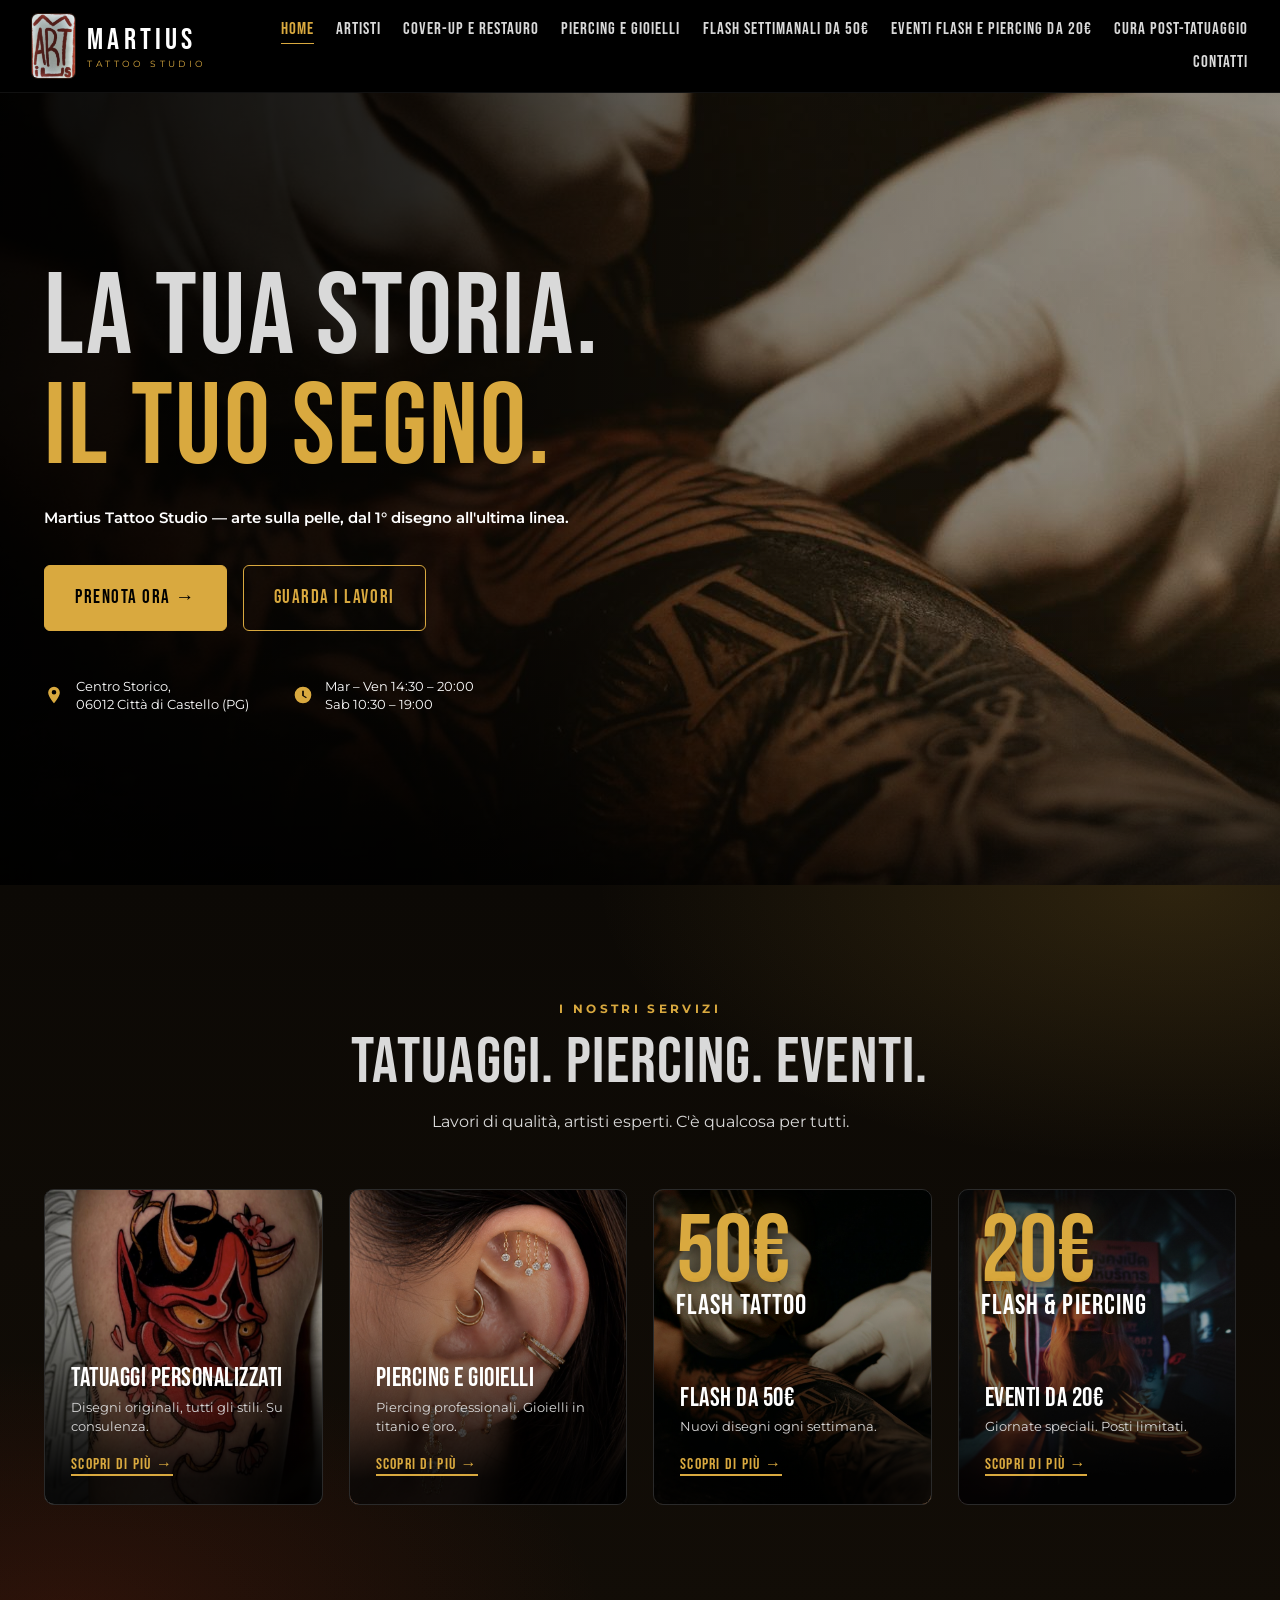
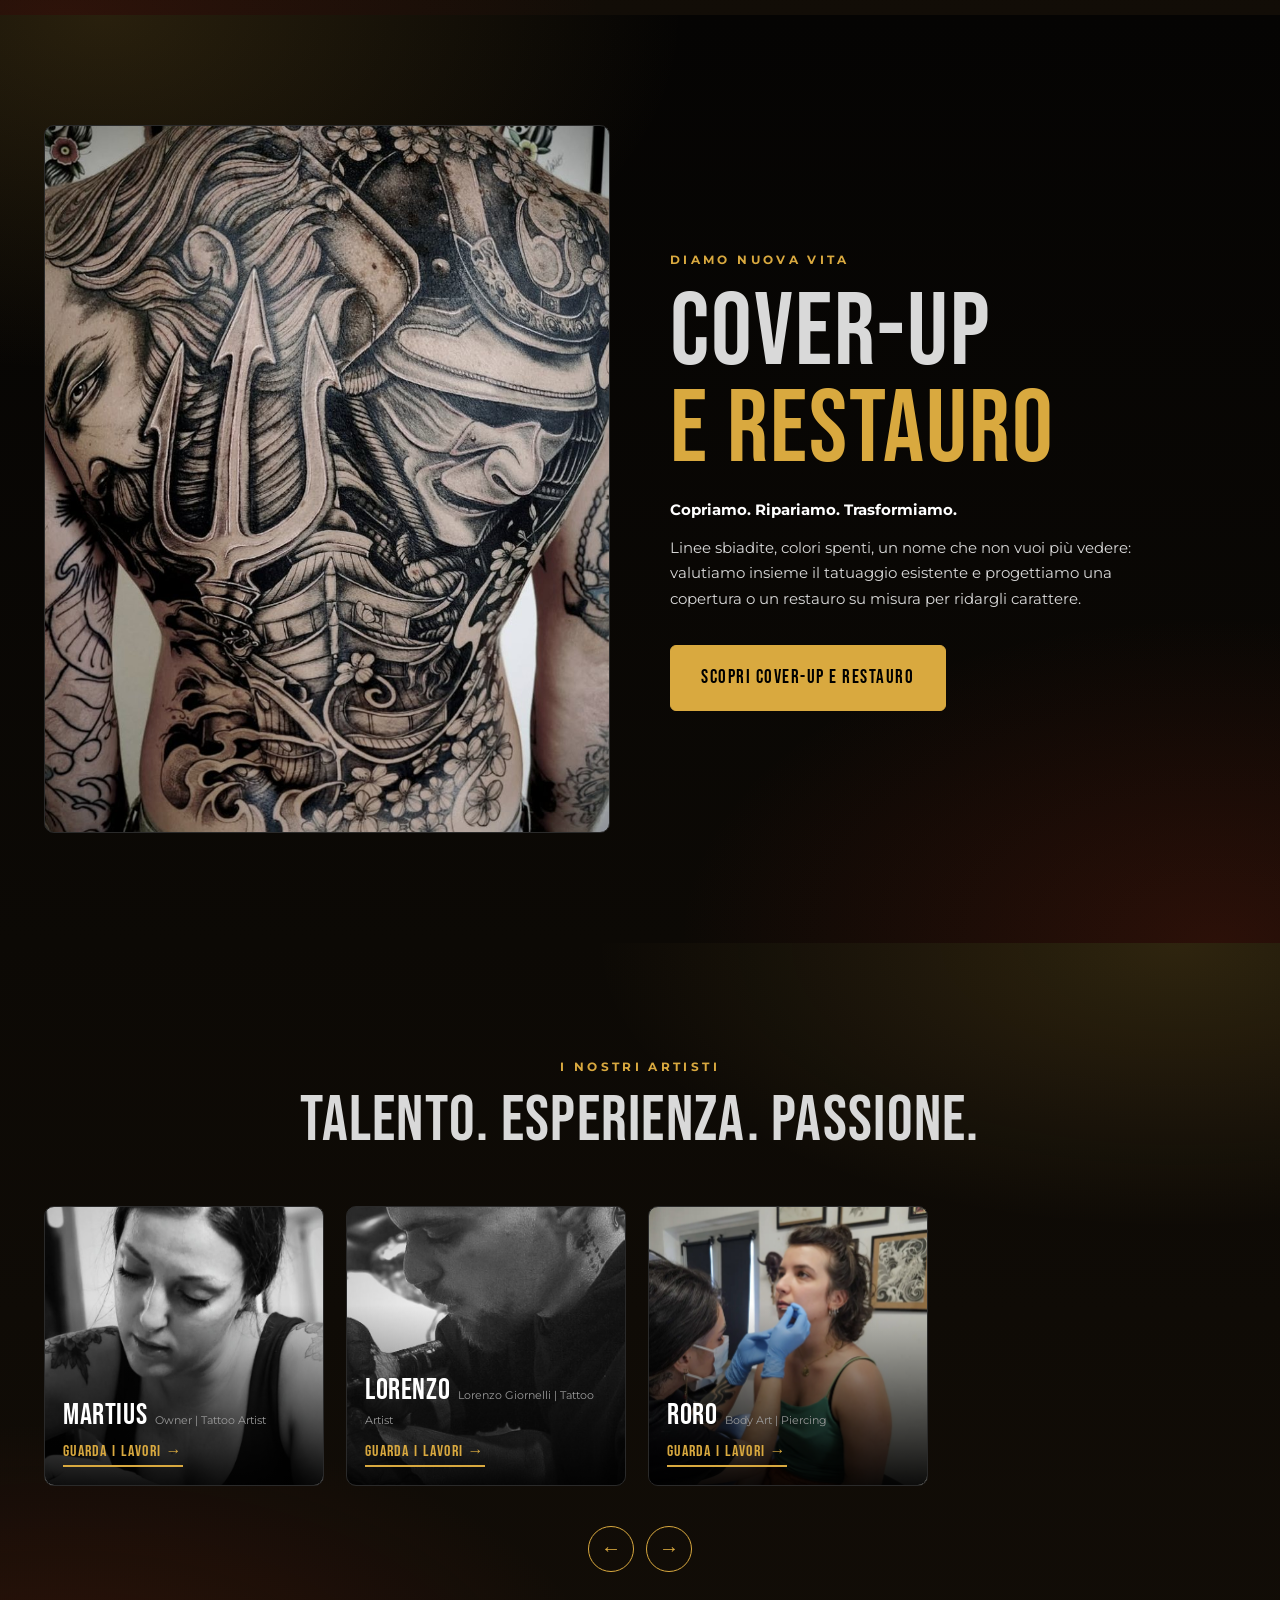
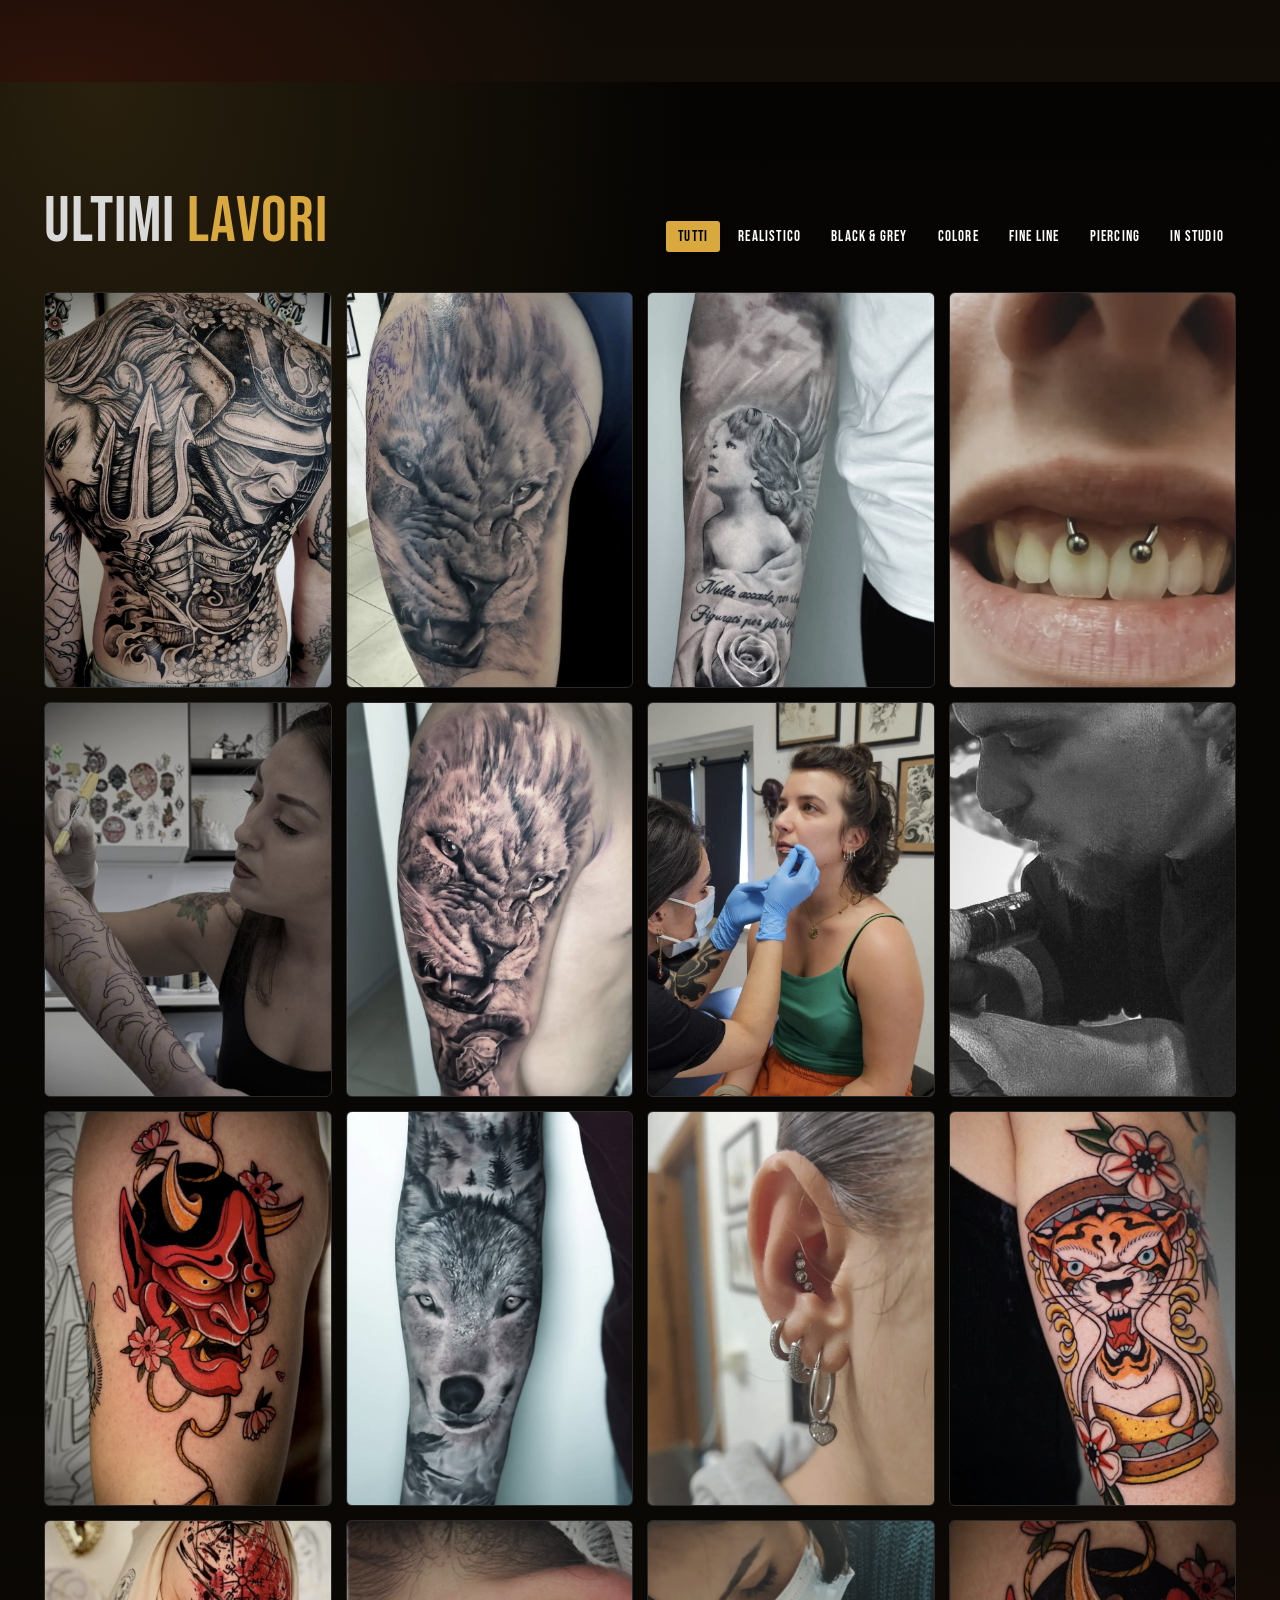
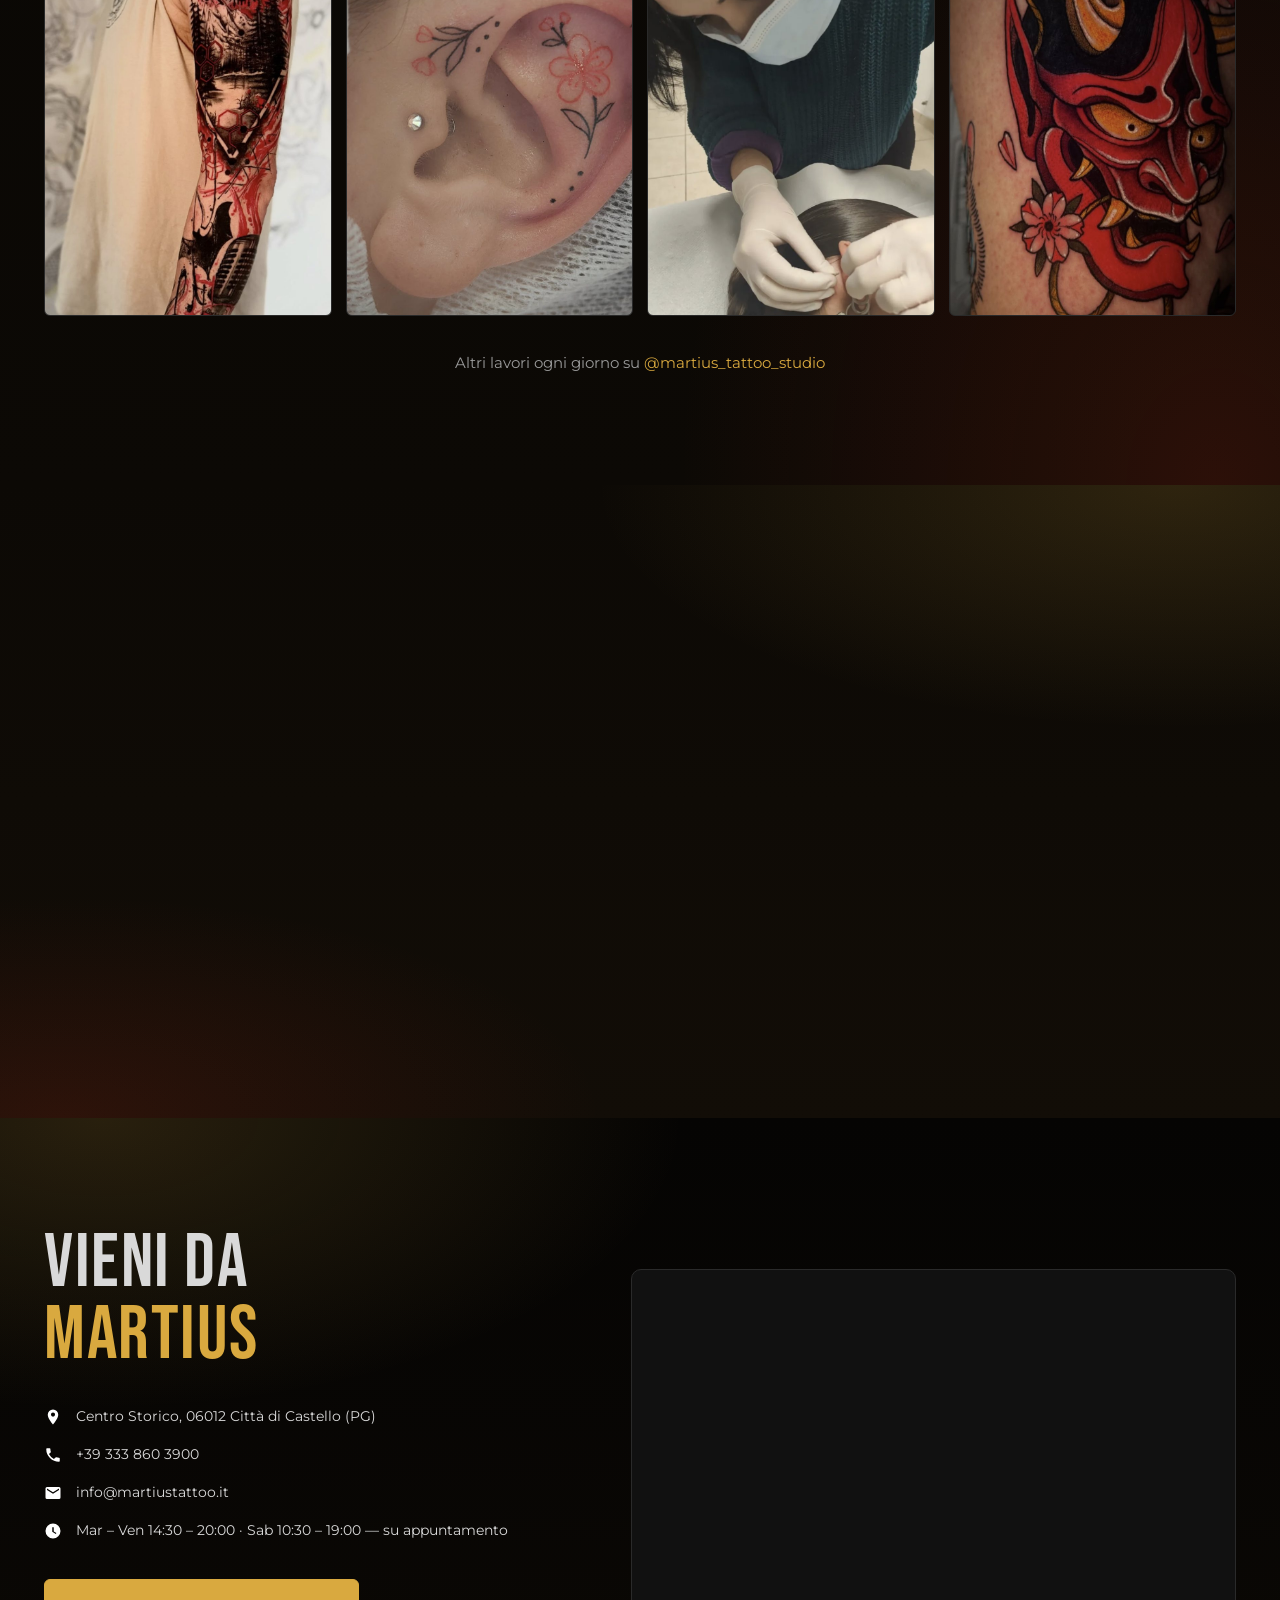
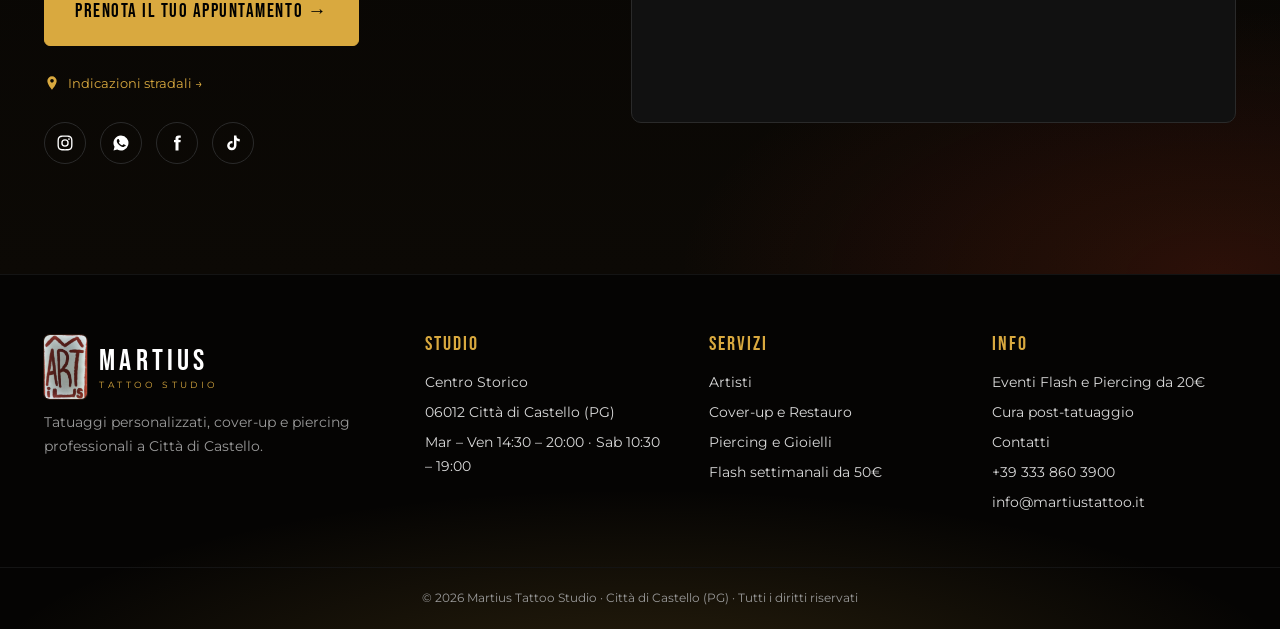
<file: index.html>
<!DOCTYPE html>
<html lang="it">
<head>
<meta charset="utf-8">
<meta name="viewport" content="width=device-width, initial-scale=1">
<title>Martius Tattoo Studio | Tatuaggi e Piercing a Città di Castello</title>
<meta name="description" content="Martius Tattoo Studio a Città di Castello (PG): tatuaggi personalizzati, piercing, cover-up, flash ed eventi. Prenota la tua consulenza.">
<meta property="og:title" content="Martius Tattoo Studio | Tatuaggi e Piercing a Città di Castello">
<meta property="og:description" content="Martius Tattoo Studio a Città di Castello (PG): tatuaggi personalizzati, piercing, cover-up, flash ed eventi. Prenota la tua consulenza.">
<meta property="og:image" content="img/martius-al-lavoro.jpg">
<link rel="icon" type="image/png" href="img/favicon.png">
<link rel="preconnect" href="https://fonts.googleapis.com">
<link rel="preconnect" href="https://fonts.gstatic.com" crossorigin>
<link href="https://fonts.googleapis.com/css2?family=Bebas+Neue&family=Montserrat:wght@400;500;600;700&display=swap" rel="stylesheet">
<link rel="stylesheet" href="css/style.css">
</head>
<body>
<header class="site-header">
  <div class="nav-wrap">
    <a href="index.html" class="logo" aria-label="Martius Tattoo Studio - Home">
      <img class="logo-img" src="img/logo-martius.png" alt="Logo Martius" width="171" height="253">
      <span class="logo-text">MARTIUS<small>TATTOO STUDIO</small></span>
    </a>
    <button class="burger" aria-label="Apri menu" aria-expanded="false"><span></span></button>
    <nav class="main-nav" aria-label="Menu principale">
      <ul>
        <li><a href="index.html" class="active" aria-current="page">Home</a></li>
        <li><a href="artisti.html">Artisti</a></li>
        <li><a href="cover-up.html">Cover-up e Restauro</a></li>
        <li><a href="piercing.html">Piercing e Gioielli</a></li>
        <li><a href="flash.html">Flash settimanali da 50€</a></li>
        <li><a href="eventi.html">Eventi Flash e Piercing da 20€</a></li>
        <li><a href="aftercare.html">Cura post-tatuaggio</a></li>
        <li><a href="contatti.html">Contatti</a></li>
      </ul>
    </nav>
  </div>
</header>
<main>
<section class="hero" style="background-image:url('img/hero-home.jpg')">
  <div class="container">
    <h1>LA TUA STORIA.<br><span class="gold">IL TUO SEGNO.</span></h1>
    <p class="tagline">Martius Tattoo Studio — arte sulla pelle, dal 1° disegno all'ultima linea.</p>
    <div class="hero-actions">
      <a href="contatti.html#prenota" class="btn btn-gold">PRENOTA ORA →</a>
      <a href="#lavori" class="btn btn-outline">GUARDA I LAVORI</a>
    </div>
    <div class="hero-info">
      <div><svg viewBox="0 0 24 24"><path d="M12 2a7 7 0 0 0-7 7c0 5.2 7 13 7 13s7-7.8 7-13a7 7 0 0 0-7-7zm0 9.5A2.5 2.5 0 1 1 12 6a2.5 2.5 0 0 1 0 5.5z"/></svg><span>Centro Storico,<br>06012 Città di Castello (PG)</span></div>
      <div><svg viewBox="0 0 24 24"><path d="M12 2a10 10 0 1 0 0 20 10 10 0 0 0 0-20zm1 10.6 3.5 2.1-.8 1.3L11 13V7h2z"/></svg><span>Mar – Ven 14:30 – 20:00<br>Sab 10:30 – 19:00</span></div>
    </div>
  </div>
</section>

<section class="section">
  <div class="container">
    <div class="section-head center reveal">
      <span class="eyebrow">I nostri servizi</span>
      <h2>TATUAGGI. PIERCING. EVENTI.</h2>
      <p class="lead">Lavori di qualità, artisti esperti. C'è qualcosa per tutti.</p>
    </div>
    <div class="grid-4">
      <a href="artisti.html" class="service-card reveal" style="background-image:url('img/hannya-colore.jpg')">
        <div><h3>TATUAGGI PERSONALIZZATI</h3><p>Disegni originali, tutti gli stili. Su consulenza.</p><span class="link-gold">SCOPRI DI PIÙ →</span></div>
      </a>
      <a href="piercing.html" class="service-card reveal" style="background-image:url('img/piercing-gioielli.jpg')">
        <div><h3>PIERCING E GIOIELLI</h3><p>Piercing professionali. Gioielli in titanio e oro.</p><span class="link-gold">SCOPRI DI PIÙ →</span></div>
      </a>
      <a href="flash.html" class="service-card event-card-img reveal" style="background-image:url('img/card-flash.jpg')">
        <div class="event-badge">50€<small>FLASH TATTOO</small></div>
        <div><h3>FLASH DA 50€</h3><p>Nuovi disegni ogni settimana.</p><span class="link-gold">SCOPRI DI PIÙ →</span></div>
      </a>
      <a href="eventi.html" class="service-card event-card-img reveal" style="background-image:url('img/hero-eventi.jpg')">
        <div class="event-badge">20€<small>FLASH &amp; PIERCING</small></div>
        <div><h3>EVENTI DA 20€</h3><p>Giornate speciali. Posti limitati.</p><span class="link-gold">SCOPRI DI PIÙ →</span></div>
      </a>
    </div>
  </div>
</section>

<section class="section">
  <div class="container grid-2">
    <div class="split-img reveal" style="background-image:url('img/schiena-samurai.jpg')"></div>
    <div class="split-text reveal">
      <span class="eyebrow">Diamo nuova vita</span>
      <h2 class="big-title">COVER-UP<br><span class="gold">E RESTAURO</span></h2>
      <p class="tagline">Copriamo. Ripariamo. Trasformiamo.</p>
      <p>Linee sbiadite, colori spenti, un nome che non vuoi più vedere: valutiamo insieme il tatuaggio esistente e progettiamo una copertura o un restauro su misura per ridargli carattere.</p>
      <a href="cover-up.html" class="btn btn-gold">SCOPRI COVER-UP E RESTAURO</a>
    </div>
  </div>
</section>

<section class="section">
  <div class="container">
    <div class="section-head center reveal">
      <span class="eyebrow">I nostri artisti</span>
      <h2>TALENTO. ESPERIENZA. PASSIONE.</h2>
    </div>
    <div class="artists-track">
      <a href="artisti.html#martius" class="artist-card" style="background-image:url('img/martius-owner.jpg')">
        <div><h3>MARTIUS</h3><span class="styles">Owner | Tattoo Artist</span><br><span class="link-gold">GUARDA I LAVORI →</span></div>
      </a>
      <a href="artisti.html#lorenzo" class="artist-card" style="background-image:url('img/lorenzo-giornelli.jpg')">
        <div><h3>LORENZO</h3><span class="styles">Lorenzo Giornelli | Tattoo Artist</span><br><span class="link-gold">GUARDA I LAVORI →</span></div>
      </a>
      <a href="artisti.html#roro" class="artist-card" style="background-image:url('img/piercing-in-studio.jpg')">
        <div><h3>RORO</h3><span class="styles">Body Art | Piercing</span><br><span class="link-gold">GUARDA I LAVORI →</span></div>
      </a>
    </div>
    <div class="track-controls">
      <button data-scroll="-1" aria-label="Precedente">←</button>
      <button data-scroll="1" aria-label="Successivo">→</button>
    </div>
  </div>
</section>

<section class="section" id="lavori">
  <div class="container">
    <div class="gallery-head">
      <h2 class="reveal">ULTIMI <span class="gold">LAVORI</span></h2>
      <div class="filters" data-target="#gallery">
        <button class="active" data-filter="all">TUTTI</button>
        <button data-filter="realistico">REALISTICO</button>
        <button data-filter="black-grey">BLACK &amp; GREY</button>
        <button data-filter="colore">COLORE</button>
        <button data-filter="fine-line">FINE LINE</button>
        <button data-filter="piercing">PIERCING</button>
        <button data-filter="studio">IN STUDIO</button>
      </div>
    </div>
    <div class="gallery" id="gallery">
    <figure data-cat="black-grey realistico" data-full="img/schiena-samurai.jpg" aria-label="Schiena completa: samurai e Poseidone" role="button" tabindex="0" style="background-image:url('img/schiena-samurai.jpg')"></figure>
    <figure data-cat="black-grey realistico" data-full="img/leone-spalla.jpg" aria-label="Leone realistico sulla spalla" role="button" tabindex="0" style="background-image:url('img/leone-spalla.jpg')"></figure>
    <figure data-cat="black-grey realistico" data-full="img/angelo-realistico.jpg" aria-label="Angelo e rosa realistici sull'avambraccio" role="button" tabindex="0" style="background-image:url('img/angelo-realistico.jpg')"></figure>
    <figure data-cat="piercing" data-full="img/piercing-smiley.jpg" aria-label="Piercing smiley" role="button" tabindex="0" style="background-image:url('img/piercing-smiley.jpg')"></figure>
    <figure data-cat="studio" data-full="img/martius-al-lavoro.jpg" aria-label="Martius al lavoro in studio" role="button" tabindex="0" style="background-image:url('img/martius-al-lavoro.jpg')"></figure>
    <figure data-cat="black-grey realistico" data-full="img/leone-spalla-2.jpg" aria-label="Leone realistico, vista laterale" role="button" tabindex="0" style="background-image:url('img/leone-spalla-2.jpg')"></figure>
    <figure data-cat="piercing studio" data-full="img/piercing-in-studio.jpg" aria-label="Piercing al labbro in studio" role="button" tabindex="0" style="background-image:url('img/piercing-in-studio.jpg')"></figure>
    <figure data-cat="studio" data-full="img/lorenzo-giornelli.jpg" aria-label="Lorenzo Giornelli al lavoro" role="button" tabindex="0" style="background-image:url('img/lorenzo-giornelli.jpg')"></figure>
    <figure data-cat="colore" data-full="img/hannya-colore.jpg" aria-label="Maschera hannya a colori con fiori di ciliegio" role="button" tabindex="0" style="background-image:url('img/hannya-colore.jpg')"></figure>
    <figure data-cat="black-grey realistico" data-full="img/lupo-realistico.jpg" aria-label="Lupo realistico sull'avambraccio" role="button" tabindex="0" style="background-image:url('img/lupo-realistico.jpg')"></figure>
    <figure data-cat="piercing" data-full="img/piercing-orecchio.jpg" aria-label="Piercing multipli all'orecchio" role="button" tabindex="0" style="background-image:url('img/piercing-orecchio.jpg')"></figure>
    <figure data-cat="colore" data-full="img/tigre-clessidra.jpg" aria-label="Tigre e clessidra a colori" role="button" tabindex="0" style="background-image:url('img/tigre-clessidra.jpg')"></figure>
    <figure data-cat="colore" data-full="img/manica-rosso-nero.jpg" aria-label="Manica rosso e nero" role="button" tabindex="0" style="background-image:url('img/manica-rosso-nero.jpg')"></figure>
    <figure data-cat="fine-line piercing" data-full="img/fine-line-orecchio.jpg" aria-label="Fine line floreale sull'orecchio con piercing" role="button" tabindex="0" style="background-image:url('img/fine-line-orecchio.jpg')"></figure>
    <figure data-cat="piercing studio" data-full="img/piercing-orecchio-lavoro.jpg" aria-label="Piercing all'orecchio in studio" role="button" tabindex="0" style="background-image:url('img/piercing-orecchio-lavoro.jpg')"></figure>
    <figure data-cat="colore" data-full="img/hannya-colore-2.jpg" aria-label="Maschera hannya, dettaglio" role="button" tabindex="0" style="background-image:url('img/hannya-colore-2.jpg')"></figure>
    </div>
    <p class="center sub" style="margin-top:34px">Altri lavori ogni giorno su <a class="gold" href="https://www.instagram.com/martius_tattoo_studio/" target="_blank" rel="noopener">@martius_tattoo_studio</a></p>
  </div>
</section>

<section class="section">
  <div class="container">
    <div class="section-head center reveal">
      <span class="eyebrow">Perché scegliere Martius</span>
      <h2>FATTO BENE. <span class="gold">FATTO PER TE.</span></h2>
    </div>
    <div class="grid-3">
      <div class="card reveal">
        <svg class="icon" viewBox="0 0 24 24"><path d="M12 20h9M16.5 3.5a2.1 2.1 0 0 1 3 3L7 19l-4 1 1-4z"/></svg>
        <h3>PROGETTO SU MISURA</h3>
        <p>Ogni tatuaggio nasce da una consulenza gratuita: ascoltiamo la tua idea e la disegniamo solo per te.</p>
      </div>
      <div class="card reveal">
        <svg class="icon" viewBox="0 0 24 24"><path d="M12 2 4 5v6c0 5 3.4 9.7 8 11 4.6-1.3 8-6 8-11V5z"/><path d="m9 12 2 2 4-4"/></svg>
        <h3>IGIENE CERTIFICATA</h3>
        <p>Materiale sterile e monouso, superfici sanificate e procedure conformi alle norme igienico-sanitarie.</p>
      </div>
      <div class="card reveal">
        <svg class="icon" viewBox="0 0 24 24"><path d="M20.8 4.6a5.5 5.5 0 0 0-7.8 0L12 5.7l-1-1a5.5 5.5 0 0 0-7.8 7.7l1 1L12 21l7.8-7.6 1-1a5.5 5.5 0 0 0 0-7.8z"/></svg>
        <h3>SEGUITI ANCHE DOPO</h3>
        <p>Istruzioni scritte per la cura e un ritocco di controllo: restiamo al tuo fianco fino alla guarigione.</p>
      </div>
    </div>
  </div>
</section>

<section class="section" id="visita">
  <div class="container visit">
    <div class="reveal">
      <h2>VIENI DA<br><span class="gold">MARTIUS</span></h2>
      <ul class="contact-list">
        <li><svg viewBox="0 0 24 24"><path d="M12 2a7 7 0 0 0-7 7c0 5.2 7 13 7 13s7-7.8 7-13a7 7 0 0 0-7-7zm0 9.5A2.5 2.5 0 1 1 12 6a2.5 2.5 0 0 1 0 5.5z"/></svg><span>Centro Storico, 06012 Città di Castello (PG)</span></li>
        <li><svg viewBox="0 0 24 24"><path d="M6.6 10.8a15.1 15.1 0 0 0 6.6 6.6l2.2-2.2a1 1 0 0 1 1-.25 11.4 11.4 0 0 0 3.6.57 1 1 0 0 1 1 1V20a1 1 0 0 1-1 1A17 17 0 0 1 3 4a1 1 0 0 1 1-1h3.5a1 1 0 0 1 1 1c0 1.25.2 2.45.57 3.57a1 1 0 0 1-.25 1z"/></svg><a href="tel:+393338603900">+39 333 860 3900</a></li>
        <li><svg viewBox="0 0 24 24"><path d="M20 4H4a2 2 0 0 0-2 2v12a2 2 0 0 0 2 2h16a2 2 0 0 0 2-2V6a2 2 0 0 0-2-2zm0 4-8 5-8-5V6l8 5 8-5z"/></svg><a href="mailto:info@martiustattoo.it">info@martiustattoo.it</a></li>
        <li><svg viewBox="0 0 24 24"><path d="M12 2a10 10 0 1 0 0 20 10 10 0 0 0 0-20zm1 10.6 3.5 2.1-.8 1.3L11 13V7h2z"/></svg><span>Mar – Ven 14:30 – 20:00 · Sab 10:30 – 19:00 — su appuntamento</span></li>
      </ul>
      <a href="contatti.html#prenota" class="btn btn-gold">PRENOTA IL TUO APPUNTAMENTO →</a><br>
      <a href="https://www.google.com/maps/dir/?api=1&destination=Citt%C3%A0+di+Castello+PG" target="_blank" rel="noopener" class="directions"><svg viewBox="0 0 24 24"><path d="M12 2a7 7 0 0 0-7 7c0 5.2 7 13 7 13s7-7.8 7-13a7 7 0 0 0-7-7zm0 9.5A2.5 2.5 0 1 1 12 6a2.5 2.5 0 0 1 0 5.5z"/></svg> Indicazioni stradali →</a>
      <div class="socials">
        <a href="https://www.instagram.com/martius_tattoo_studio/" target="_blank" rel="noopener" aria-label="Instagram"><svg viewBox="0 0 24 24"><path d="M12 7a5 5 0 1 0 0 10 5 5 0 0 0 0-10zm0 8.2a3.2 3.2 0 1 1 0-6.4 3.2 3.2 0 0 1 0 6.4zM17.3 5.5a1.2 1.2 0 1 0 0 2.4 1.2 1.2 0 0 0 0-2.4zM12 2c-2.7 0-3 0-4.1.06C4.3 2.2 2.2 4.3 2.06 7.9 2 9 2 9.3 2 12s0 3 .06 4.1c.16 3.6 2.24 5.7 5.84 5.84C9 22 9.3 22 12 22s3 0 4.1-.06c3.6-.16 5.7-2.24 5.84-5.84C22 15 22 14.7 22 12s0-3-.06-4.1C21.8 4.3 19.7 2.2 16.1 2.06 15 2 14.7 2 12 2zm0 1.8c2.67 0 2.98 0 4.04.06 2.7.12 3.97 1.4 4.1 4.1.05 1.05.06 1.37.06 4.04s0 2.98-.06 4.04c-.13 2.7-1.4 3.97-4.1 4.1-1.06.05-1.37.06-4.04.06s-2.98 0-4.04-.06c-2.7-.13-3.97-1.4-4.1-4.1C3.8 14.98 3.8 14.67 3.8 12s0-2.98.06-4.04c.13-2.7 1.4-3.97 4.1-4.1C9.02 3.8 9.33 3.8 12 3.8z"/></svg></a>
        <a href="https://wa.me/393338603900" target="_blank" rel="noopener" aria-label="WhatsApp"><svg viewBox="0 0 24 24"><path d="M12 2a10 10 0 0 0-8.6 15.1L2 22l5-1.3A10 10 0 1 0 12 2zm5.3 14.1c-.2.6-1.3 1.2-1.8 1.2-.5.1-1 .1-3.3-.8-2.8-1.2-4.6-4-4.7-4.2-.1-.2-1.1-1.5-1.1-2.9s.7-2 1-2.3c.2-.3.5-.3.7-.3h.5c.2 0 .4 0 .6.5l.9 2.1c.1.2.1.4 0 .5l-.3.5-.4.5c-.1.1-.3.3-.1.6.2.3.8 1.3 1.7 2.1 1.2 1 2.1 1.4 2.4 1.5.3.1.5.1.6-.1l.9-1.1c.2-.3.4-.2.7-.1l2 1c.3.1.5.2.5.3.1.2.1.6-.1 1.1z"/></svg></a>
        <a href="#" aria-label="Facebook"><svg viewBox="0 0 24 24"><path d="M14 8V6.2c0-.8.2-1.2 1.4-1.2H17V2h-2.6C11.3 2 10 3.5 10 6v2H8v3h2v11h4V11h2.6l.4-3z"/></svg></a>
        <a href="#" aria-label="TikTok"><svg viewBox="0 0 24 24"><path d="M16.6 2h-3.3v13.4a2.9 2.9 0 1 1-2-2.75V9.3a6.2 6.2 0 1 0 5.3 6.1V8.6a7.6 7.6 0 0 0 4.4 1.4V6.7a4.4 4.4 0 0 1-4.4-4.7z"/></svg></a>
      </div>
    </div>
    <div class="map reveal">
      <iframe src="https://maps.google.com/maps?q=Citt%C3%A0+di+Castello+PG&z=15&output=embed" loading="lazy" title="Mappa Martius Tattoo Studio, Città di Castello" referrerpolicy="no-referrer-when-downgrade"></iframe>
    </div>
  </div>
</section>
</main>
<footer class="site-footer">
  <div class="container footer-grid">
    <div>
      <a href="index.html" class="logo"><img class="logo-img" src="img/logo-martius.png" alt="Logo Martius" width="171" height="253"><span class="logo-text">MARTIUS<small>TATTOO STUDIO</small></span></a>
      <p class="sub">Tatuaggi personalizzati, cover-up e piercing professionali a Città di Castello.</p>
    </div>
    <div><h4>STUDIO</h4><ul><li>Centro Storico</li><li>06012 Città di Castello (PG)</li><li>Mar – Ven 14:30 – 20:00 · Sab 10:30 – 19:00</li></ul></div>
    <div><h4>SERVIZI</h4><ul><li><a href="artisti.html">Artisti</a></li><li><a href="cover-up.html">Cover-up e Restauro</a></li><li><a href="piercing.html">Piercing e Gioielli</a></li><li><a href="flash.html">Flash settimanali da 50€</a></li></ul></div>
    <div><h4>INFO</h4><ul><li><a href="eventi.html">Eventi Flash e Piercing da 20€</a></li><li><a href="aftercare.html">Cura post-tatuaggio</a></li><li><a href="contatti.html">Contatti</a></li><li><a href="tel:+393338603900">+39 333 860 3900</a></li><li><a href="mailto:info@martiustattoo.it">info@martiustattoo.it</a></li></ul></div>
  </div>
  <div class="footer-bottom">© <span class="year">2026</span> Martius Tattoo Studio · Città di Castello (PG) · Tutti i diritti riservati</div>
</footer>
<script src="js/main.js"></script>
</body>
</html>
</file>
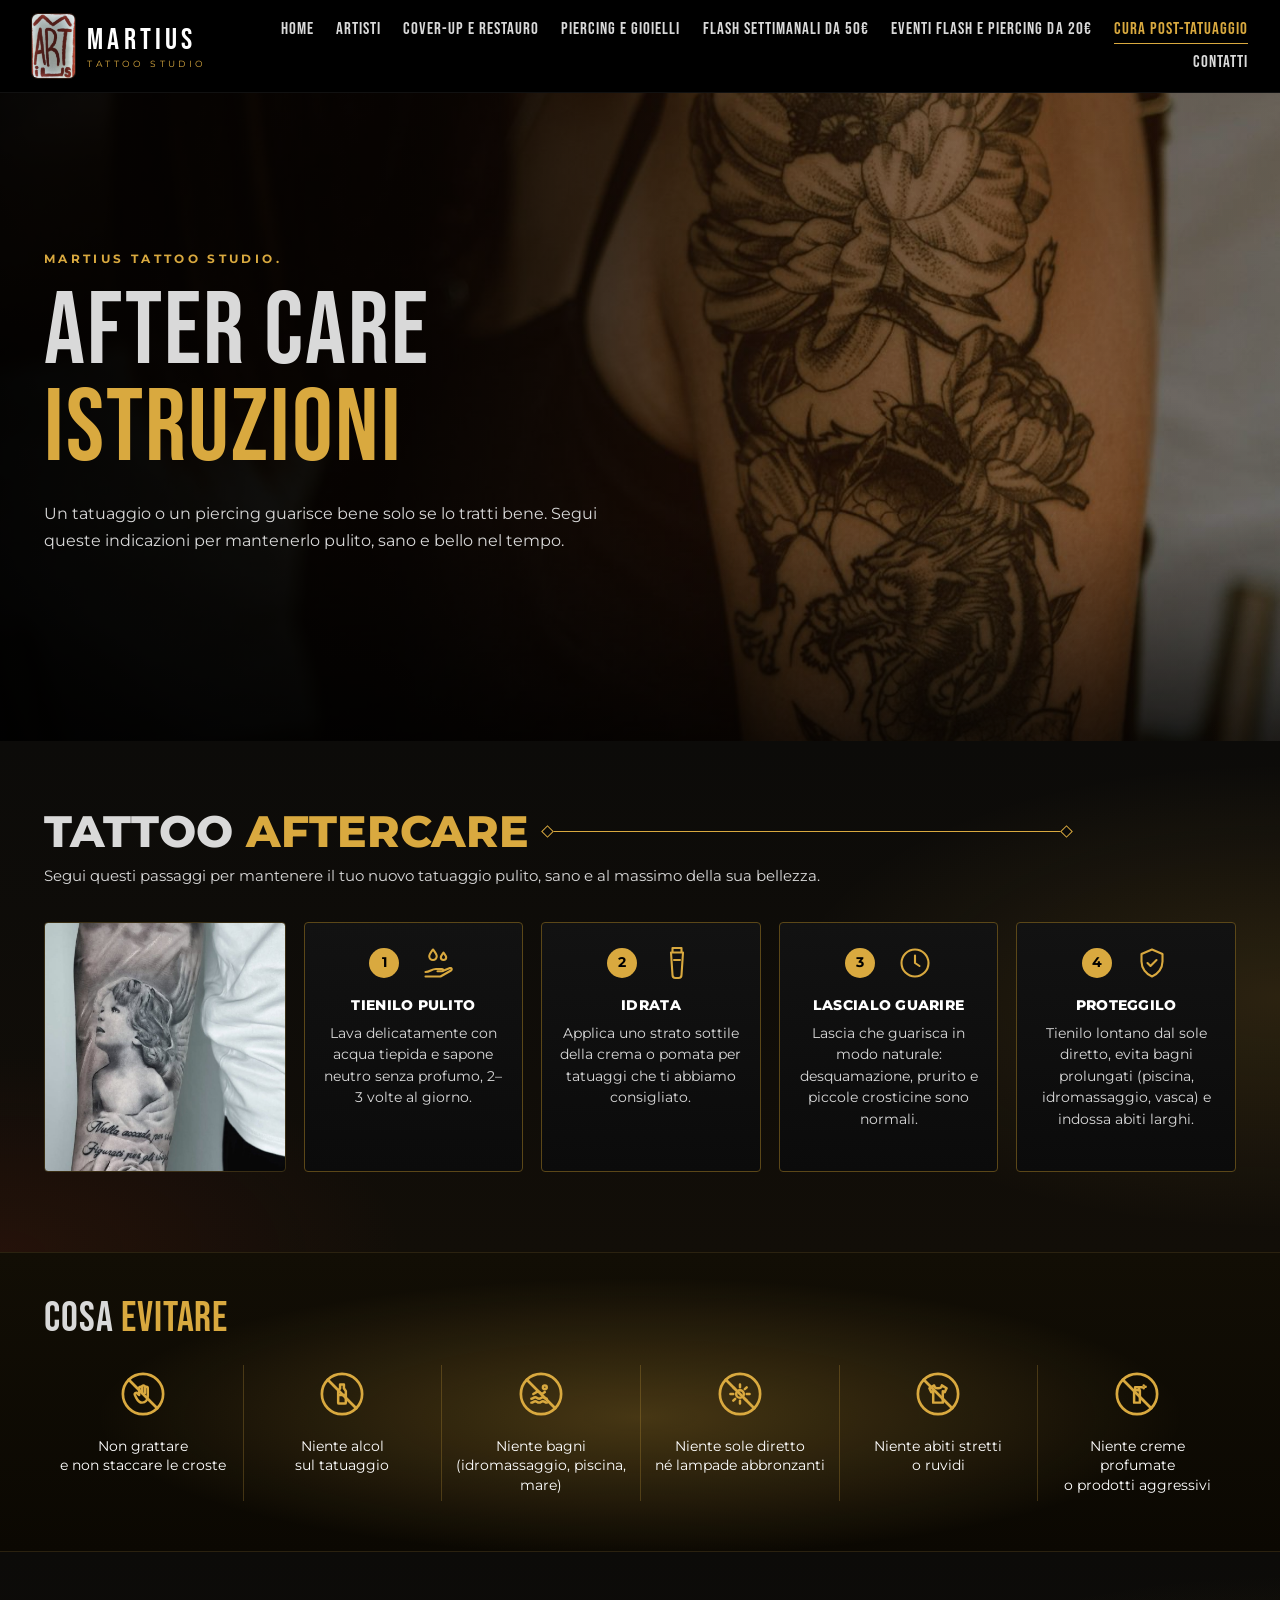
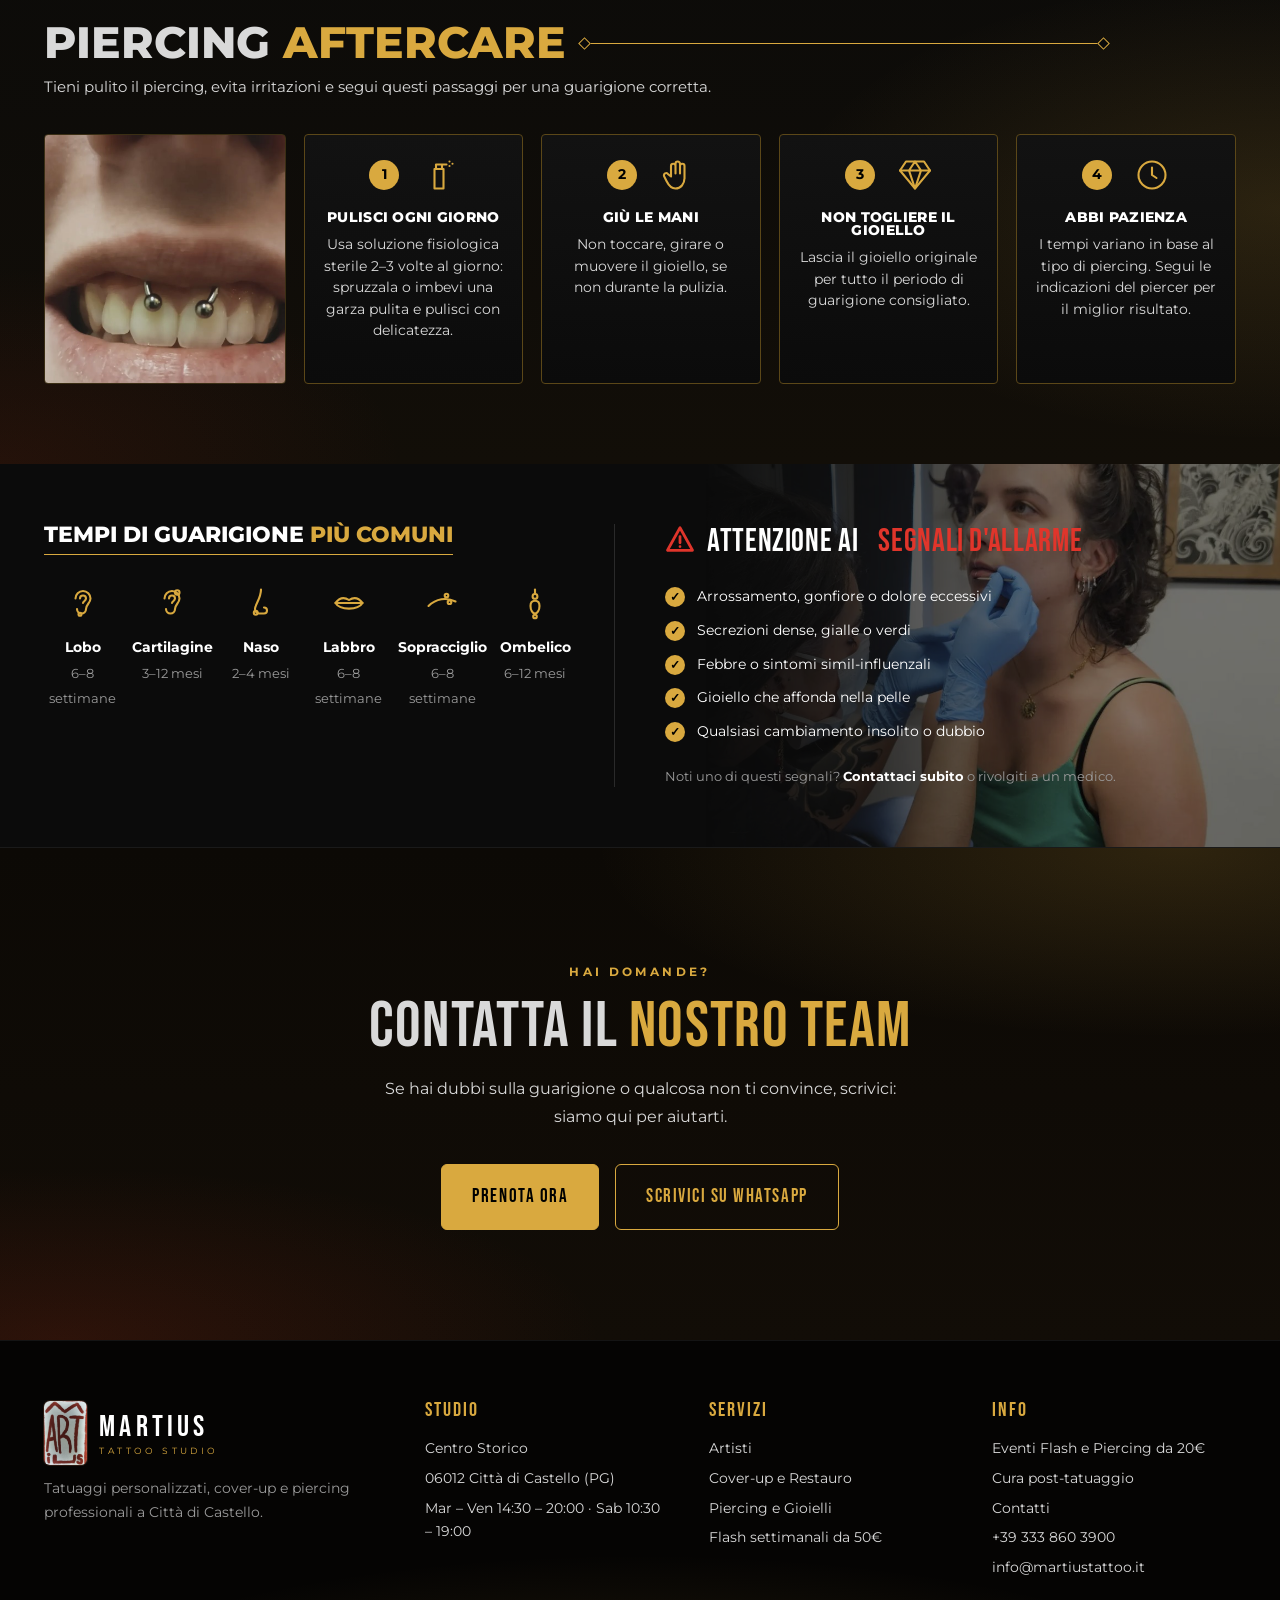
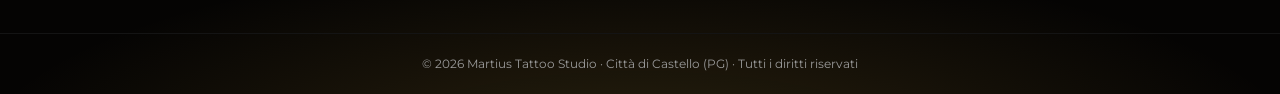
<file: aftercare.html>
<!DOCTYPE html>
<html lang="it">
<head>
<meta charset="utf-8">
<meta name="viewport" content="width=device-width, initial-scale=1">
<title>Cura post-tatuaggio e piercing | Martius Città di Castello</title>
<meta name="description" content="Istruzioni per la cura del tatuaggio e del piercing: cosa fare nei primi giorni per una guarigione perfetta.">
<meta property="og:title" content="Cura post-tatuaggio e piercing | Martius Città di Castello">
<meta property="og:description" content="Istruzioni per la cura del tatuaggio e del piercing: cosa fare nei primi giorni per una guarigione perfetta.">
<meta property="og:image" content="img/martius-al-lavoro.jpg">
<link rel="icon" type="image/png" href="img/favicon.png">
<link rel="preconnect" href="https://fonts.googleapis.com">
<link rel="preconnect" href="https://fonts.gstatic.com" crossorigin>
<link href="https://fonts.googleapis.com/css2?family=Bebas+Neue&family=Montserrat:wght@400;500;600;700&display=swap" rel="stylesheet">
<link rel="stylesheet" href="css/style.css">
</head>
<body>
<header class="site-header">
  <div class="nav-wrap">
    <a href="index.html" class="logo" aria-label="Martius Tattoo Studio - Home">
      <img class="logo-img" src="img/logo-martius.png" alt="Logo Martius" width="171" height="253">
      <span class="logo-text">MARTIUS<small>TATTOO STUDIO</small></span>
    </a>
    <button class="burger" aria-label="Apri menu" aria-expanded="false"><span></span></button>
    <nav class="main-nav" aria-label="Menu principale">
      <ul>
        <li><a href="index.html">Home</a></li>
        <li><a href="artisti.html">Artisti</a></li>
        <li><a href="cover-up.html">Cover-up e Restauro</a></li>
        <li><a href="piercing.html">Piercing e Gioielli</a></li>
        <li><a href="flash.html">Flash settimanali da 50€</a></li>
        <li><a href="eventi.html">Eventi Flash e Piercing da 20€</a></li>
        <li><a href="aftercare.html" class="active" aria-current="page">Cura post-tatuaggio</a></li>
        <li><a href="contatti.html">Contatti</a></li>
      </ul>
    </nav>
  </div>
</header>
<main>
<section class="hero page-hero" style="background-image:url('img/hero-aftercare.jpg')">
  <div class="container">
    <span class="eyebrow">MARTIUS TATTOO STUDIO.</span>
    <h1>AFTER CARE<br><span class="gold">ISTRUZIONI</span></h1>
    <p class="lead">Un tatuaggio o un piercing guarisce bene solo se lo tratti bene. Segui queste indicazioni per mantenerlo pulito, sano e bello nel tempo.</p>
    
  </div>
</section>
<section class="ac-section">
  <div class="container">
    <div class="ac-head reveal"><h2>TATTOO <span class="gold">AFTERCARE</span></h2><span class="ac-line"></span></div>
    <p class="ac-sub">Segui questi passaggi per mantenere il tuo nuovo tatuaggio pulito, sano e al massimo della sua bellezza.</p>
    <div class="ac-row reveal"><div class="ac-photo" style="background-image:url('img/angelo-realistico.jpg')"></div><div class="ac-step"><div class="ac-step-top"><span class="ac-num">1</span><svg class="ac-ic" viewBox="0 0 24 24" aria-hidden="true"><path d="M8 3c-1.5 2-2.5 3.3-2.5 4.5a2.5 2.5 0 0 0 5 0C10.5 6.3 9.5 5 8 3zM15 5c-1 1.4-1.8 2.3-1.8 3.2a1.8 1.8 0 0 0 3.6 0c0-.9-.8-1.8-1.8-3.2z"/><path d="M3 18c3 0 4-2 7-2h4c1 0 1 1.5 0 1.5h-3M3 21h10l7-4c1-.6.4-2-.7-1.6L14 17.5"/></svg></div><h4>TIENILO PULITO</h4><p>Lava delicatamente con acqua tiepida e sapone neutro senza profumo, 2–3 volte al giorno.</p></div><div class="ac-step"><div class="ac-step-top"><span class="ac-num">2</span><svg class="ac-ic" viewBox="0 0 24 24" aria-hidden="true"><path d="M9 2h6v3H9zM8 5h8l-1 15a2 2 0 0 1-2 2h-2a2 2 0 0 1-2-2z"/><path d="M10 10h4"/></svg></div><h4>IDRATA</h4><p>Applica uno strato sottile della crema o pomata per tatuaggi che ti abbiamo consigliato.</p></div><div class="ac-step"><div class="ac-step-top"><span class="ac-num">3</span><svg class="ac-ic" viewBox="0 0 24 24" aria-hidden="true"><circle cx="12" cy="12" r="9"/><path d="M12 7v5l3 2"/></svg></div><h4>LASCIALO GUARIRE</h4><p>Lascia che guarisca in modo naturale: desquamazione, prurito e piccole crosticine sono normali.</p></div><div class="ac-step"><div class="ac-step-top"><span class="ac-num">4</span><svg class="ac-ic" viewBox="0 0 24 24" aria-hidden="true"><path d="M12 3 5 6v5c0 4.5 3 8.3 7 10 4-1.7 7-5.5 7-10V6z"/><path d="m9 12 2 2 4-4"/></svg></div><h4>PROTEGGILO</h4><p>Tienilo lontano dal sole diretto, evita bagni prolungati (piscina, idromassaggio, vasca) e indossa abiti larghi.</p></div></div>
  </div>
</section>

<section class="ac-avoid">
  <div class="container">
    <h2 class="reveal">COSA <span class="gold">EVITARE</span></h2>
    <div class="avoid-grid reveal"><div><svg class="ac-ic big" viewBox="0 0 24 24" aria-hidden="true"><circle cx="12" cy="12" r="10.5"/><g transform="translate(6 6) scale(.5)" style="stroke-width:2.6"><path d="M8 13V6a1.5 1.5 0 0 1 3 0v5M11 11V4.5a1.5 1.5 0 0 1 3 0V11M14 11V6a1.5 1.5 0 0 1 3 0v8c0 4-2.5 7-6 7-3 0-4.5-2-6-5l-1.5-3a1.5 1.5 0 0 1 2.6-1.5L8 13"/></g><path d="M4.6 4.6l14.8 14.8"/></svg><p>Non grattare<br>e non staccare le croste</p></div><div><svg class="ac-ic big" viewBox="0 0 24 24" aria-hidden="true"><circle cx="12" cy="12" r="10.5"/><g transform="translate(6 6) scale(.5)" style="stroke-width:2.6"><path d="M10 2h4v4l2 3v12a1 1 0 0 1-1 1H9a1 1 0 0 1-1-1V9l2-3z"/><path d="M8 13h8"/></g><path d="M4.6 4.6l14.8 14.8"/></svg><p>Niente alcol<br>sul tatuaggio</p></div><div><svg class="ac-ic big" viewBox="0 0 24 24" aria-hidden="true"><circle cx="12" cy="12" r="10.5"/><g transform="translate(6 6) scale(.5)" style="stroke-width:2.6"><circle cx="16" cy="5" r="2"/><path d="M4 12l5-3 4 3 3-2M2 17c2 0 2-1.5 4-1.5S8 17 10 17s2-1.5 4-1.5 2 1.5 4 1.5M2 21c2 0 2-1.5 4-1.5S8 21 10 21s2-1.5 4-1.5 2 1.5 4 1.5"/></g><path d="M4.6 4.6l14.8 14.8"/></svg><p>Niente bagni<br>(idromassaggio, piscina, mare)</p></div><div><svg class="ac-ic big" viewBox="0 0 24 24" aria-hidden="true"><circle cx="12" cy="12" r="10.5"/><g transform="translate(6 6) scale(.5)" style="stroke-width:2.6"><circle cx="12" cy="12" r="4"/><path d="M12 2v3M12 19v3M2 12h3M19 12h3M5 5l2 2M17 17l2 2M19 5l-2 2M7 17l-2 2"/></g><path d="M4.6 4.6l14.8 14.8"/></svg><p>Niente sole diretto<br>né lampade abbronzanti</p></div><div><svg class="ac-ic big" viewBox="0 0 24 24" aria-hidden="true"><circle cx="12" cy="12" r="10.5"/><g transform="translate(6 6) scale(.5)" style="stroke-width:2.6"><path d="M8 3 3 6l2 4 2-1v12h10V9l2 1 2-4-5-3c0 2-1.5 3-4 3S8 5 8 3z"/></g><path d="M4.6 4.6l14.8 14.8"/></svg><p>Niente abiti stretti<br>o ruvidi</p></div><div><svg class="ac-ic big" viewBox="0 0 24 24" aria-hidden="true"><circle cx="12" cy="12" r="10.5"/><g transform="translate(6 6) scale(.5)" style="stroke-width:2.6"><path d="M9 8h6v13H9zM10 8V5h4v3M14 5h3M19 3v.01M19 6v.01M21 4.5v.01"/></g><path d="M4.6 4.6l14.8 14.8"/></svg><p>Niente creme profumate<br>o prodotti aggressivi</p></div></div>
  </div>
</section>

<section class="ac-section" id="piercing">
  <div class="container">
    <div class="ac-head reveal"><h2>PIERCING <span class="gold">AFTERCARE</span></h2><span class="ac-line"></span></div>
    <p class="ac-sub">Tieni pulito il piercing, evita irritazioni e segui questi passaggi per una guarigione corretta.</p>
    <div class="ac-row reveal"><div class="ac-photo" style="background-image:url('img/piercing-smiley.jpg')"></div><div class="ac-step"><div class="ac-step-top"><span class="ac-num">1</span><svg class="ac-ic" viewBox="0 0 24 24" aria-hidden="true"><path d="M9 8h6v13H9zM10 8V5h4v3M14 5h3M19 3v.01M19 6v.01M21 4.5v.01"/></svg></div><h4>PULISCI OGNI GIORNO</h4><p>Usa soluzione fisiologica sterile 2–3 volte al giorno: spruzzala o imbevi una garza pulita e pulisci con delicatezza.</p></div><div class="ac-step"><div class="ac-step-top"><span class="ac-num">2</span><svg class="ac-ic" viewBox="0 0 24 24" aria-hidden="true"><path d="M8 13V6a1.5 1.5 0 0 1 3 0v5M11 11V4.5a1.5 1.5 0 0 1 3 0V11M14 11V6a1.5 1.5 0 0 1 3 0v8c0 4-2.5 7-6 7-3 0-4.5-2-6-5l-1.5-3a1.5 1.5 0 0 1 2.6-1.5L8 13"/></svg></div><h4>GIÙ LE MANI</h4><p>Non toccare, girare o muovere il gioiello, se non durante la pulizia.</p></div><div class="ac-step"><div class="ac-step-top"><span class="ac-num">3</span><svg class="ac-ic" viewBox="0 0 24 24" aria-hidden="true"><path d="M6 3h12l4 6-10 12L2 9z"/><path d="M2 9h20M12 21 8 9l4-6 4 6z"/></svg></div><h4>NON TOGLIERE IL GIOIELLO</h4><p>Lascia il gioiello originale per tutto il periodo di guarigione consigliato.</p></div><div class="ac-step"><div class="ac-step-top"><span class="ac-num">4</span><svg class="ac-ic" viewBox="0 0 24 24" aria-hidden="true"><circle cx="12" cy="12" r="9"/><path d="M12 7v5l3 2"/></svg></div><h4>ABBI PAZIENZA</h4><p>I tempi variano in base al tipo di piercing. Segui le indicazioni del piercer per il miglior risultato.</p></div></div>
  </div>
</section>

<section class="ac-bottom">
  <div class="ac-warn-bg" style="background-image:url('img/piercing-in-studio.jpg')"></div>
  <div class="container ac-split">
    <div class="reveal">
      <h3 class="ac-small-head">TEMPI DI GUARIGIONE <span class="gold">PIÙ COMUNI</span></h3>
      <div class="heal-grid"><div><svg class="ac-ic" viewBox="0 0 24 24" aria-hidden="true"><path d="M7 9a5 5 0 0 1 10 0c0 3-3 4-3 7a3 3 0 0 1-6 0"/><path d="M10 9a2 2 0 0 1 4 0c0 1.5-2 2-2 3"/><circle cx="10" cy="19.5" r="1"/></svg><b>Lobo</b><span>6–8 settimane</span></div><div><svg class="ac-ic" viewBox="0 0 24 24" aria-hidden="true"><path d="M7 9a5 5 0 0 1 10 0c0 3-3 4-3 7a3 3 0 0 1-6 0"/><path d="M10 9a2 2 0 0 1 4 0c0 1.5-2 2-2 3"/><circle cx="15.5" cy="5" r="1.5"/></svg><b>Cartilagine</b><span>3–12 mesi</span></div><div><svg class="ac-ic" viewBox="0 0 24 24" aria-hidden="true"><path d="M12 3c0 6-4 10-4 13a3 3 0 0 0 3 3h3a2 2 0 0 0 0-4"/><circle cx="8.5" cy="18.5" r="1.3"/></svg><b>Naso</b><span>2–4 mesi</span></div><div><svg class="ac-ic" viewBox="0 0 24 24" aria-hidden="true"><path d="M3 12c3-4 6-4 9-2 3-2 6-2 9 2-3 5-15 5-18 0z"/><path d="M3 12h18"/></svg><b>Labbro</b><span>6–8 settimane</span></div><div><svg class="ac-ic" viewBox="0 0 24 24" aria-hidden="true"><path d="M3 14c5-5 12-6 18-3"/><circle cx="15" cy="7" r="1.2"/><circle cx="17" cy="11.5" r="1.2"/></svg><b>Sopracciglio</b><span>6–8 settimane</span></div><div><svg class="ac-ic" viewBox="0 0 24 24" aria-hidden="true"><path d="M12 3v3"/><circle cx="12" cy="7.6" r="1.6"/><path d="M9 14c0-3 1.5-3.5 3-3.5s3 .5 3 3.5-1.5 5-3 5-3-2-3-5z"/><circle cx="12" cy="21" r="1.2"/></svg><b>Ombelico</b><span>6–12 mesi</span></div></div>
    </div>
    <div class="ac-warn reveal">
      <h3><span class="ac-tri"><svg class="ac-ic" viewBox="0 0 24 24" aria-hidden="true"><path d="M12 3 2 21h20z"/><path d="M12 10v5M12 18v.01"/></svg></span>ATTENZIONE AI <span class="red">SEGNALI D'ALLARME</span></h3>
      <ul><li><span class="ac-check">✓</span>Arrossamento, gonfiore o dolore eccessivi</li><li><span class="ac-check">✓</span>Secrezioni dense, gialle o verdi</li><li><span class="ac-check">✓</span>Febbre o sintomi simil-influenzali</li><li><span class="ac-check">✓</span>Gioiello che affonda nella pelle</li><li><span class="ac-check">✓</span>Qualsiasi cambiamento insolito o dubbio</li></ul>
      <p>Noti uno di questi segnali? <strong>Contattaci subito</strong> o rivolgiti a un medico.</p>
    </div>
  </div>
</section>

<section class="section center">
  <div class="container">
    <span class="eyebrow">Hai domande?</span>
    <h2>CONTATTA IL <span class="gold">NOSTRO TEAM</span></h2>
    <p class="lead" style="margin:18px auto 34px">Se hai dubbi sulla guarigione o qualcosa non ti convince, scrivici: siamo qui per aiutarti.</p>
    <div class="hero-actions" style="justify-content:center">
      <a href="contatti.html#prenota" class="btn btn-gold">PRENOTA ORA</a>
      <a href="https://wa.me/393338603900" target="_blank" rel="noopener" class="btn btn-outline">SCRIVICI SU WHATSAPP</a>
    </div>
  </div>
</section>
</main>
<footer class="site-footer">
  <div class="container footer-grid">
    <div>
      <a href="index.html" class="logo"><img class="logo-img" src="img/logo-martius.png" alt="Logo Martius" width="171" height="253"><span class="logo-text">MARTIUS<small>TATTOO STUDIO</small></span></a>
      <p class="sub">Tatuaggi personalizzati, cover-up e piercing professionali a Città di Castello.</p>
    </div>
    <div><h4>STUDIO</h4><ul><li>Centro Storico</li><li>06012 Città di Castello (PG)</li><li>Mar – Ven 14:30 – 20:00 · Sab 10:30 – 19:00</li></ul></div>
    <div><h4>SERVIZI</h4><ul><li><a href="artisti.html">Artisti</a></li><li><a href="cover-up.html">Cover-up e Restauro</a></li><li><a href="piercing.html">Piercing e Gioielli</a></li><li><a href="flash.html">Flash settimanali da 50€</a></li></ul></div>
    <div><h4>INFO</h4><ul><li><a href="eventi.html">Eventi Flash e Piercing da 20€</a></li><li><a href="aftercare.html">Cura post-tatuaggio</a></li><li><a href="contatti.html">Contatti</a></li><li><a href="tel:+393338603900">+39 333 860 3900</a></li><li><a href="mailto:info@martiustattoo.it">info@martiustattoo.it</a></li></ul></div>
  </div>
  <div class="footer-bottom">© <span class="year">2026</span> Martius Tattoo Studio · Città di Castello (PG) · Tutti i diritti riservati</div>
</footer>
<script src="js/main.js"></script>
</body>
</html>
</file>
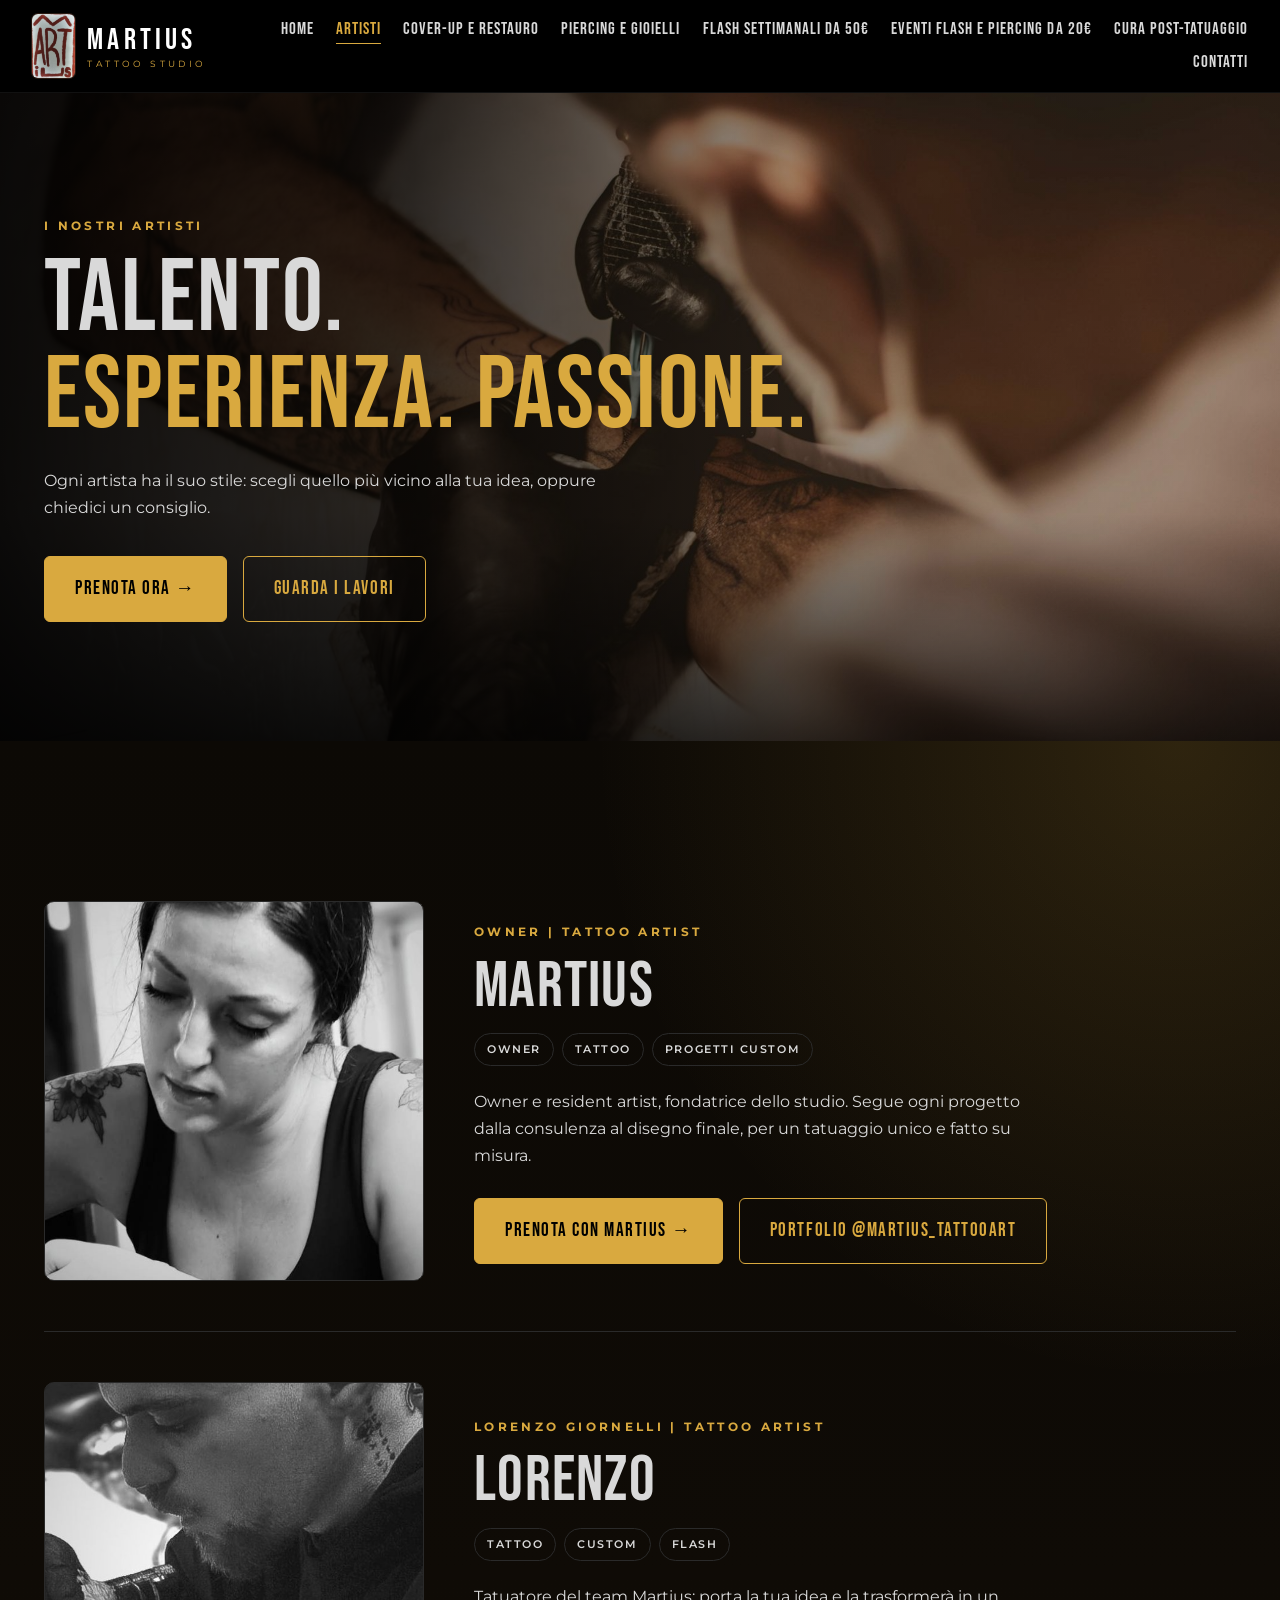
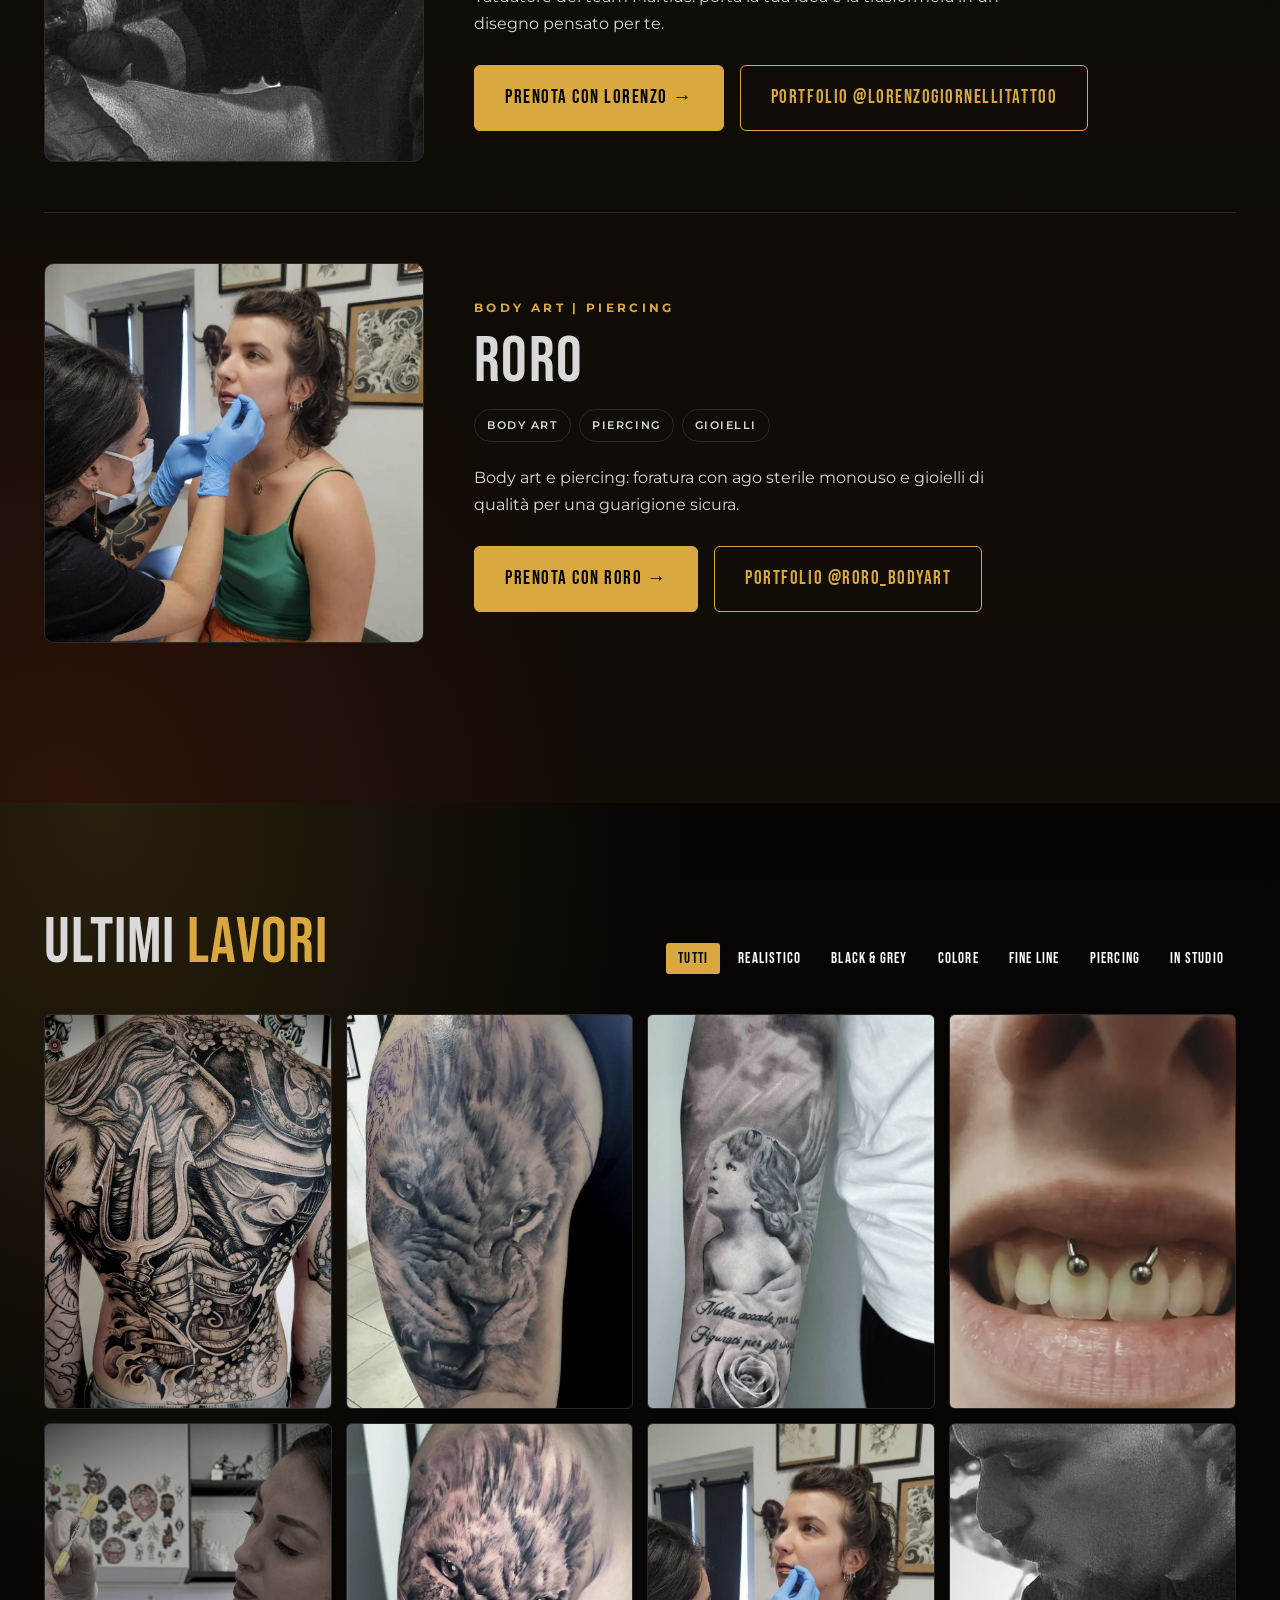
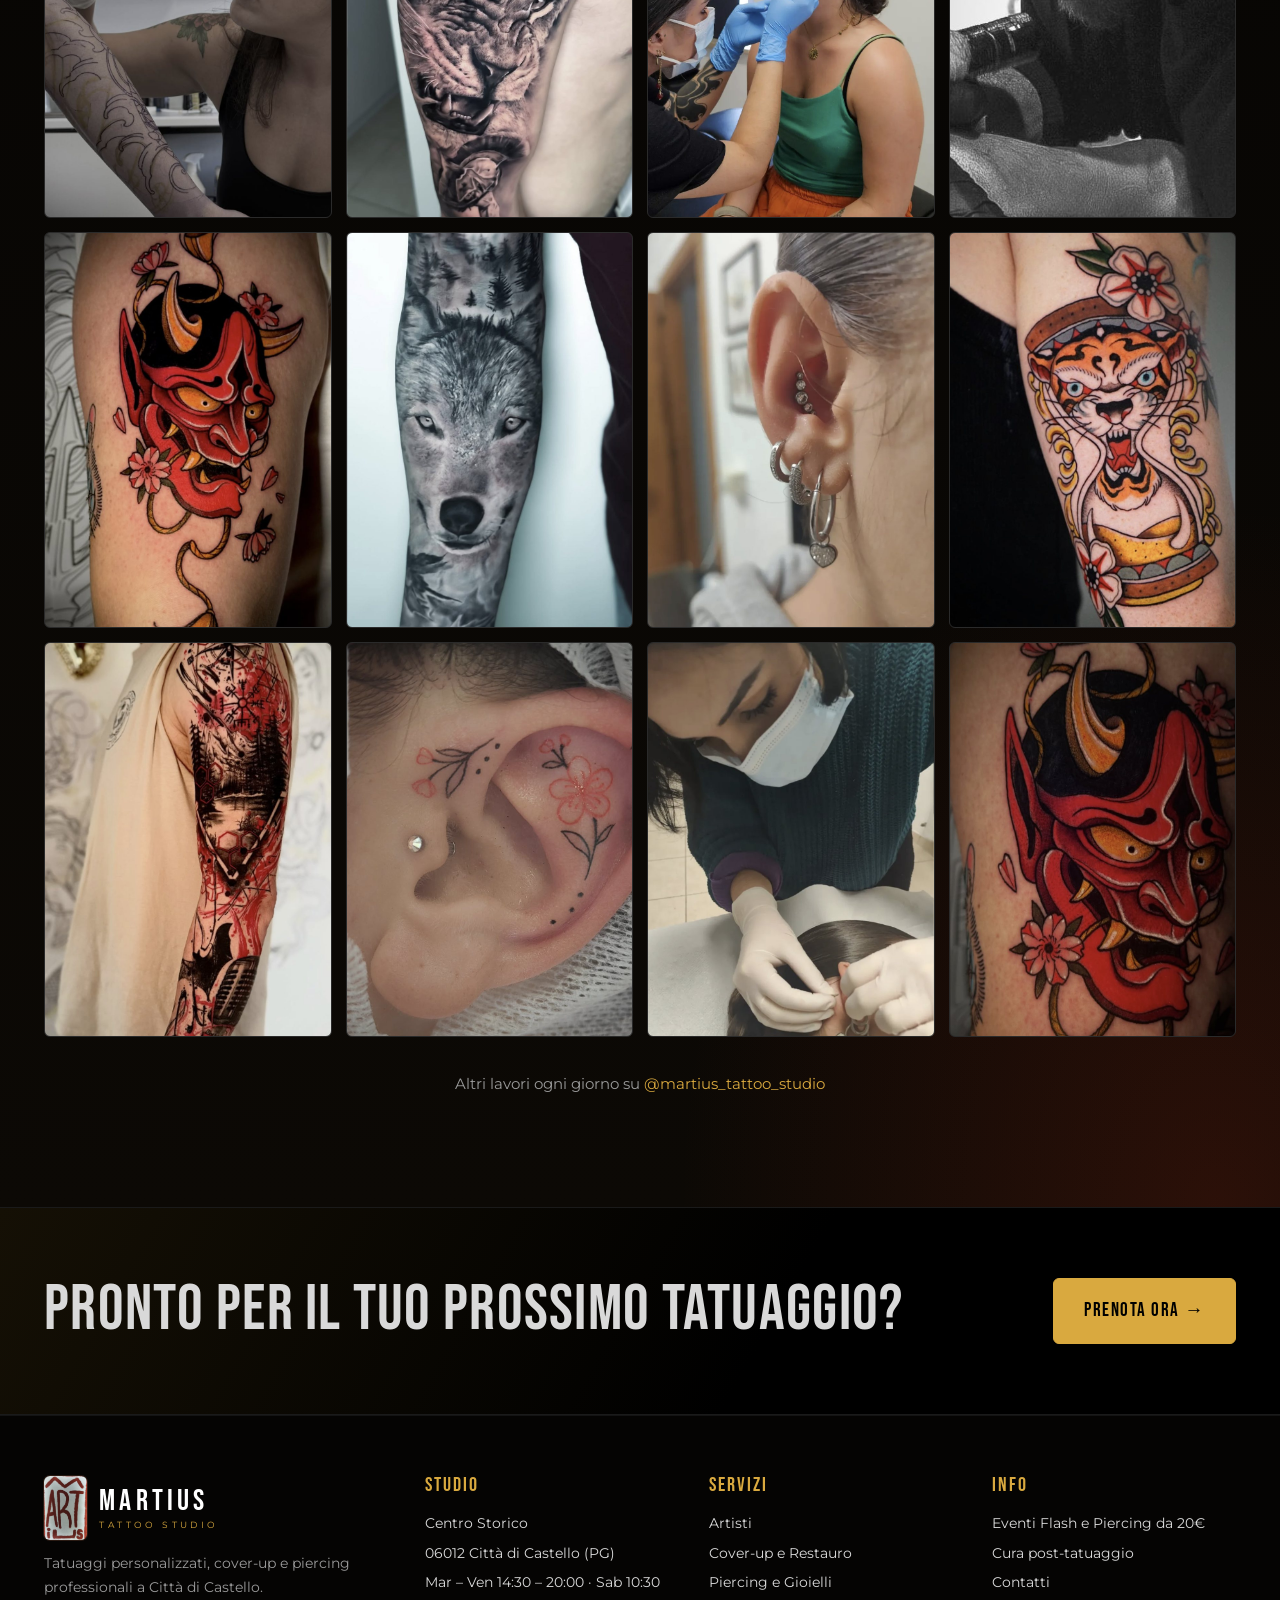
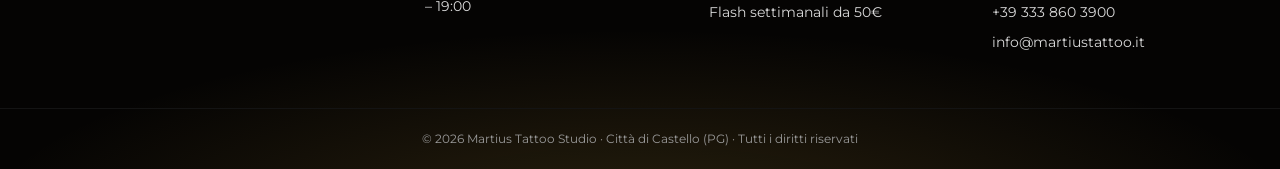
<file: artisti.html>
<!DOCTYPE html>
<html lang="it">
<head>
<meta charset="utf-8">
<meta name="viewport" content="width=device-width, initial-scale=1">
<title>Artisti | Martius Tattoo Studio Città di Castello</title>
<meta name="description" content="Conosci gli artisti e il piercer di Martius Tattoo Studio a Città di Castello: tatuaggi, body art e piercing.">
<meta property="og:title" content="Artisti | Martius Tattoo Studio Città di Castello">
<meta property="og:description" content="Conosci gli artisti e il piercer di Martius Tattoo Studio a Città di Castello: tatuaggi, body art e piercing.">
<meta property="og:image" content="img/martius-al-lavoro.jpg">
<link rel="icon" type="image/png" href="img/favicon.png">
<link rel="preconnect" href="https://fonts.googleapis.com">
<link rel="preconnect" href="https://fonts.gstatic.com" crossorigin>
<link href="https://fonts.googleapis.com/css2?family=Bebas+Neue&family=Montserrat:wght@400;500;600;700&display=swap" rel="stylesheet">
<link rel="stylesheet" href="css/style.css">
</head>
<body>
<header class="site-header">
  <div class="nav-wrap">
    <a href="index.html" class="logo" aria-label="Martius Tattoo Studio - Home">
      <img class="logo-img" src="img/logo-martius.png" alt="Logo Martius" width="171" height="253">
      <span class="logo-text">MARTIUS<small>TATTOO STUDIO</small></span>
    </a>
    <button class="burger" aria-label="Apri menu" aria-expanded="false"><span></span></button>
    <nav class="main-nav" aria-label="Menu principale">
      <ul>
        <li><a href="index.html">Home</a></li>
        <li><a href="artisti.html" class="active" aria-current="page">Artisti</a></li>
        <li><a href="cover-up.html">Cover-up e Restauro</a></li>
        <li><a href="piercing.html">Piercing e Gioielli</a></li>
        <li><a href="flash.html">Flash settimanali da 50€</a></li>
        <li><a href="eventi.html">Eventi Flash e Piercing da 20€</a></li>
        <li><a href="aftercare.html">Cura post-tatuaggio</a></li>
        <li><a href="contatti.html">Contatti</a></li>
      </ul>
    </nav>
  </div>
</header>
<main>
<section class="hero page-hero" style="background-image:url('img/hero-artisti.jpg')">
  <div class="container">
    <span class="eyebrow">I nostri artisti</span>
    <h1>TALENTO.<br><span class="gold">ESPERIENZA. PASSIONE.</span></h1>
    <p class="lead">Ogni artista ha il suo stile: scegli quello più vicino alla tua idea, oppure chiedici un consiglio.</p>
    <div class="hero-actions">
      <a href="contatti.html#prenota" class="btn btn-gold">PRENOTA ORA →</a>
      <a href="index.html#lavori" class="btn btn-outline">GUARDA I LAVORI</a>
    </div>
  </div>
</section>
<section class="section"><div class="container">
    <div class="artist-row reveal" id="martius">
      <div class="split-img" style="background-image:url('img/martius-owner.jpg')"></div>
      <div>
        <span class="eyebrow">Owner | Tattoo Artist</span>
        <h2>MARTIUS</h2>
        <div class="tags"><span>Owner</span><span>Tattoo</span><span>Progetti custom</span></div>
        <p class="lead">Owner e resident artist, fondatrice dello studio. Segue ogni progetto dalla consulenza al disegno finale, per un tatuaggio unico e fatto su misura.</p>
        <div class="hero-actions" style="margin-top:28px">
          <a href="contatti.html?artista=MARTIUS#prenota" class="btn btn-gold">PRENOTA CON MARTIUS →</a>
          <a href="https://www.instagram.com/martius_tattooart/" target="_blank" rel="noopener" class="btn btn-outline">PORTFOLIO @martius_tattooart</a>
        </div>
      </div>
    </div>
    <div class="artist-row reveal" id="lorenzo">
      <div class="split-img" style="background-image:url('img/lorenzo-giornelli.jpg')"></div>
      <div>
        <span class="eyebrow">Lorenzo Giornelli | Tattoo Artist</span>
        <h2>LORENZO</h2>
        <div class="tags"><span>Tattoo</span><span>Custom</span><span>Flash</span></div>
        <p class="lead">Tatuatore del team Martius: porta la tua idea e la trasformerà in un disegno pensato per te.</p>
        <div class="hero-actions" style="margin-top:28px">
          <a href="contatti.html?artista=LORENZO#prenota" class="btn btn-gold">PRENOTA CON LORENZO →</a>
          <a href="https://www.instagram.com/lorenzogiornellitattoo/" target="_blank" rel="noopener" class="btn btn-outline">PORTFOLIO @lorenzogiornellitattoo</a>
        </div>
      </div>
    </div>
    <div class="artist-row reveal" id="roro">
      <div class="split-img" style="background-image:url('img/piercing-in-studio.jpg')"></div>
      <div>
        <span class="eyebrow">Body Art | Piercing</span>
        <h2>RORO</h2>
        <div class="tags"><span>Body Art</span><span>Piercing</span><span>Gioielli</span></div>
        <p class="lead">Body art e piercing: foratura con ago sterile monouso e gioielli di qualità per una guarigione sicura.</p>
        <div class="hero-actions" style="margin-top:28px">
          <a href="contatti.html?artista=RORO#prenota" class="btn btn-gold">PRENOTA CON RORO →</a>
          <a href="https://www.instagram.com/roro_bodyart/" target="_blank" rel="noopener" class="btn btn-outline">PORTFOLIO @roro_bodyart</a>
        </div>
      </div>
    </div>
</div></section>
<section class="section" id="lavori">
  <div class="container">
    <div class="gallery-head">
      <h2 class="reveal">ULTIMI <span class="gold">LAVORI</span></h2>
      <div class="filters" data-target="#gallery">
        <button class="active" data-filter="all">TUTTI</button>
        <button data-filter="realistico">REALISTICO</button>
        <button data-filter="black-grey">BLACK &amp; GREY</button>
        <button data-filter="colore">COLORE</button>
        <button data-filter="fine-line">FINE LINE</button>
        <button data-filter="piercing">PIERCING</button>
        <button data-filter="studio">IN STUDIO</button>
      </div>
    </div>
    <div class="gallery" id="gallery">
    <figure data-cat="black-grey realistico" data-full="img/schiena-samurai.jpg" aria-label="Schiena completa: samurai e Poseidone" role="button" tabindex="0" style="background-image:url('img/schiena-samurai.jpg')"></figure>
    <figure data-cat="black-grey realistico" data-full="img/leone-spalla.jpg" aria-label="Leone realistico sulla spalla" role="button" tabindex="0" style="background-image:url('img/leone-spalla.jpg')"></figure>
    <figure data-cat="black-grey realistico" data-full="img/angelo-realistico.jpg" aria-label="Angelo e rosa realistici sull'avambraccio" role="button" tabindex="0" style="background-image:url('img/angelo-realistico.jpg')"></figure>
    <figure data-cat="piercing" data-full="img/piercing-smiley.jpg" aria-label="Piercing smiley" role="button" tabindex="0" style="background-image:url('img/piercing-smiley.jpg')"></figure>
    <figure data-cat="studio" data-full="img/martius-al-lavoro.jpg" aria-label="Martius al lavoro in studio" role="button" tabindex="0" style="background-image:url('img/martius-al-lavoro.jpg')"></figure>
    <figure data-cat="black-grey realistico" data-full="img/leone-spalla-2.jpg" aria-label="Leone realistico, vista laterale" role="button" tabindex="0" style="background-image:url('img/leone-spalla-2.jpg')"></figure>
    <figure data-cat="piercing studio" data-full="img/piercing-in-studio.jpg" aria-label="Piercing al labbro in studio" role="button" tabindex="0" style="background-image:url('img/piercing-in-studio.jpg')"></figure>
    <figure data-cat="studio" data-full="img/lorenzo-giornelli.jpg" aria-label="Lorenzo Giornelli al lavoro" role="button" tabindex="0" style="background-image:url('img/lorenzo-giornelli.jpg')"></figure>
    <figure data-cat="colore" data-full="img/hannya-colore.jpg" aria-label="Maschera hannya a colori con fiori di ciliegio" role="button" tabindex="0" style="background-image:url('img/hannya-colore.jpg')"></figure>
    <figure data-cat="black-grey realistico" data-full="img/lupo-realistico.jpg" aria-label="Lupo realistico sull'avambraccio" role="button" tabindex="0" style="background-image:url('img/lupo-realistico.jpg')"></figure>
    <figure data-cat="piercing" data-full="img/piercing-orecchio.jpg" aria-label="Piercing multipli all'orecchio" role="button" tabindex="0" style="background-image:url('img/piercing-orecchio.jpg')"></figure>
    <figure data-cat="colore" data-full="img/tigre-clessidra.jpg" aria-label="Tigre e clessidra a colori" role="button" tabindex="0" style="background-image:url('img/tigre-clessidra.jpg')"></figure>
    <figure data-cat="colore" data-full="img/manica-rosso-nero.jpg" aria-label="Manica rosso e nero" role="button" tabindex="0" style="background-image:url('img/manica-rosso-nero.jpg')"></figure>
    <figure data-cat="fine-line piercing" data-full="img/fine-line-orecchio.jpg" aria-label="Fine line floreale sull'orecchio con piercing" role="button" tabindex="0" style="background-image:url('img/fine-line-orecchio.jpg')"></figure>
    <figure data-cat="piercing studio" data-full="img/piercing-orecchio-lavoro.jpg" aria-label="Piercing all'orecchio in studio" role="button" tabindex="0" style="background-image:url('img/piercing-orecchio-lavoro.jpg')"></figure>
    <figure data-cat="colore" data-full="img/hannya-colore-2.jpg" aria-label="Maschera hannya, dettaglio" role="button" tabindex="0" style="background-image:url('img/hannya-colore-2.jpg')"></figure>
    </div>
    <p class="center sub" style="margin-top:34px">Altri lavori ogni giorno su <a class="gold" href="https://www.instagram.com/martius_tattoo_studio/" target="_blank" rel="noopener">@martius_tattoo_studio</a></p>
  </div>
</section>
<section class="cta-band section tight">
  <div class="container">
    <h2>PRONTO PER IL TUO PROSSIMO TATUAGGIO?</h2>
    <a href="contatti.html#prenota" class="btn btn-gold">PRENOTA ORA →</a>
  </div>
</section>
</main>
<footer class="site-footer">
  <div class="container footer-grid">
    <div>
      <a href="index.html" class="logo"><img class="logo-img" src="img/logo-martius.png" alt="Logo Martius" width="171" height="253"><span class="logo-text">MARTIUS<small>TATTOO STUDIO</small></span></a>
      <p class="sub">Tatuaggi personalizzati, cover-up e piercing professionali a Città di Castello.</p>
    </div>
    <div><h4>STUDIO</h4><ul><li>Centro Storico</li><li>06012 Città di Castello (PG)</li><li>Mar – Ven 14:30 – 20:00 · Sab 10:30 – 19:00</li></ul></div>
    <div><h4>SERVIZI</h4><ul><li><a href="artisti.html">Artisti</a></li><li><a href="cover-up.html">Cover-up e Restauro</a></li><li><a href="piercing.html">Piercing e Gioielli</a></li><li><a href="flash.html">Flash settimanali da 50€</a></li></ul></div>
    <div><h4>INFO</h4><ul><li><a href="eventi.html">Eventi Flash e Piercing da 20€</a></li><li><a href="aftercare.html">Cura post-tatuaggio</a></li><li><a href="contatti.html">Contatti</a></li><li><a href="tel:+393338603900">+39 333 860 3900</a></li><li><a href="mailto:info@martiustattoo.it">info@martiustattoo.it</a></li></ul></div>
  </div>
  <div class="footer-bottom">© <span class="year">2026</span> Martius Tattoo Studio · Città di Castello (PG) · Tutti i diritti riservati</div>
</footer>
<script src="js/main.js"></script>
</body>
</html>
</file>
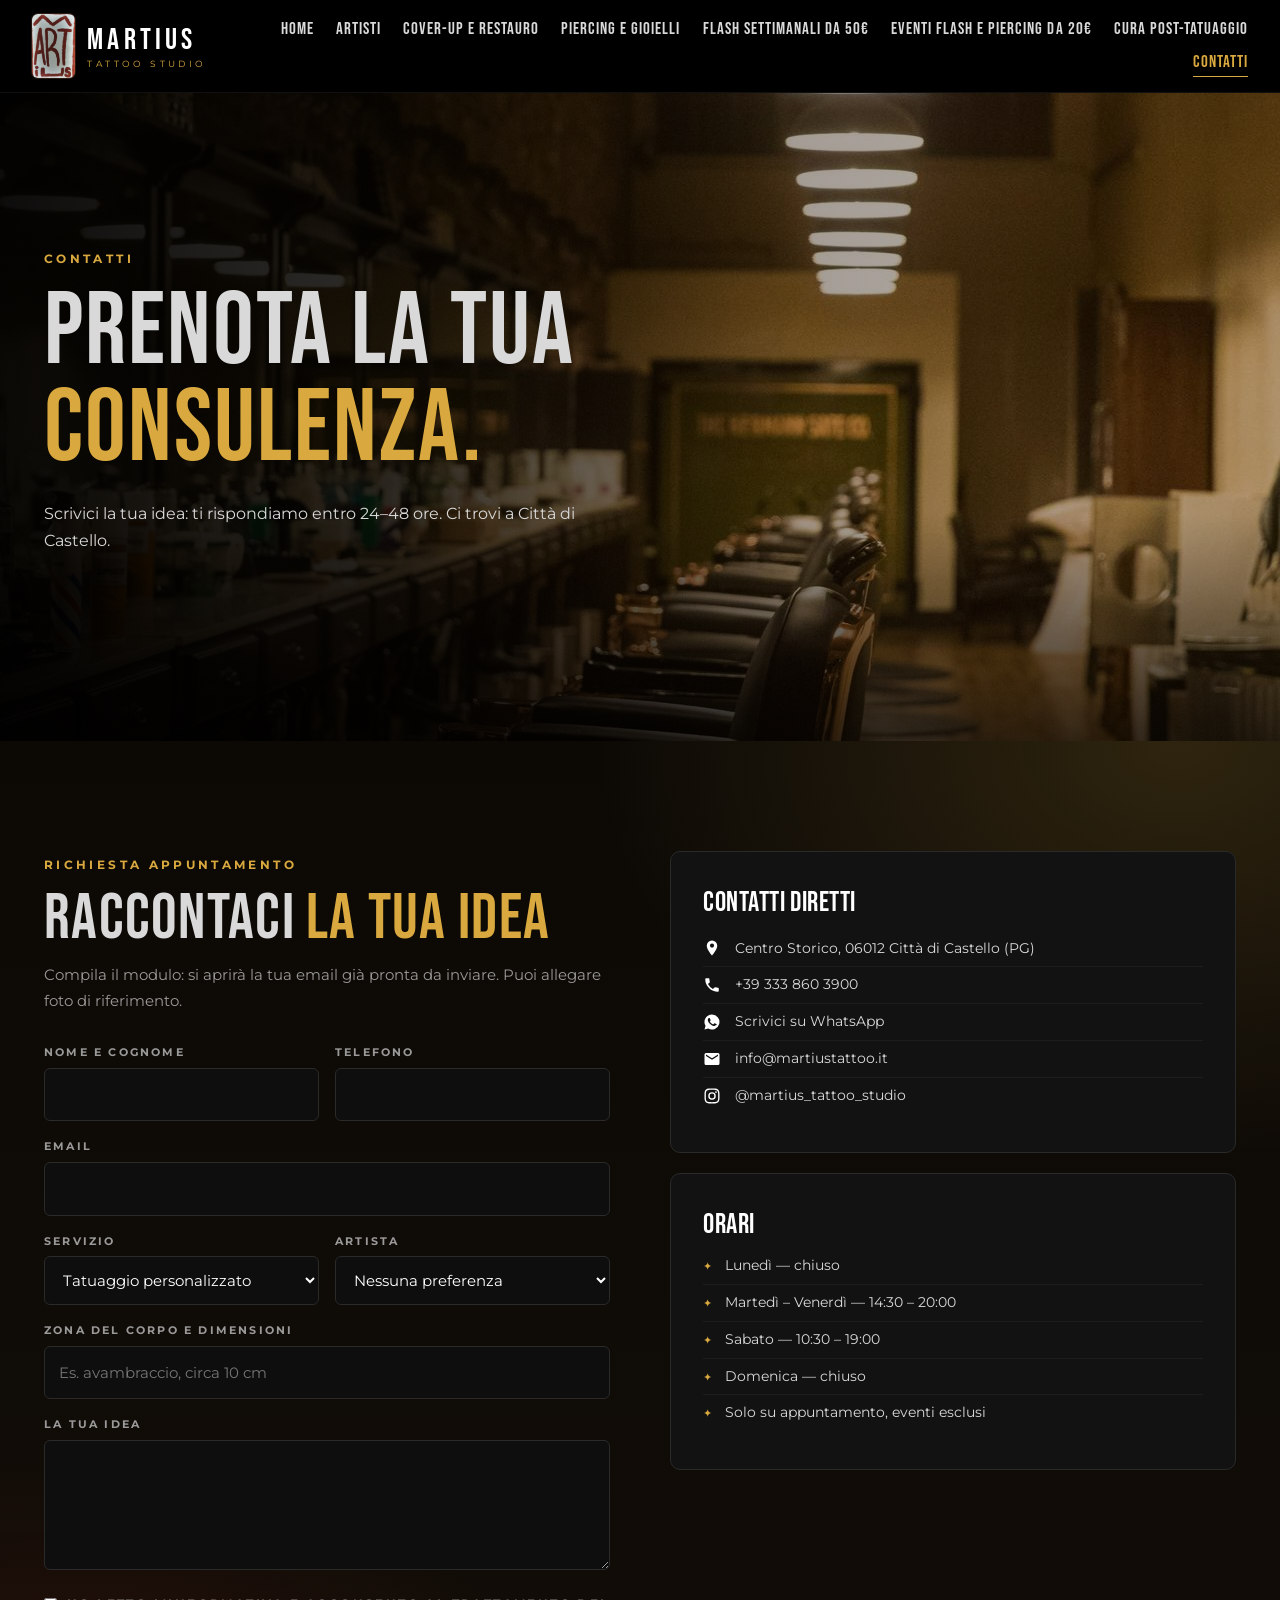
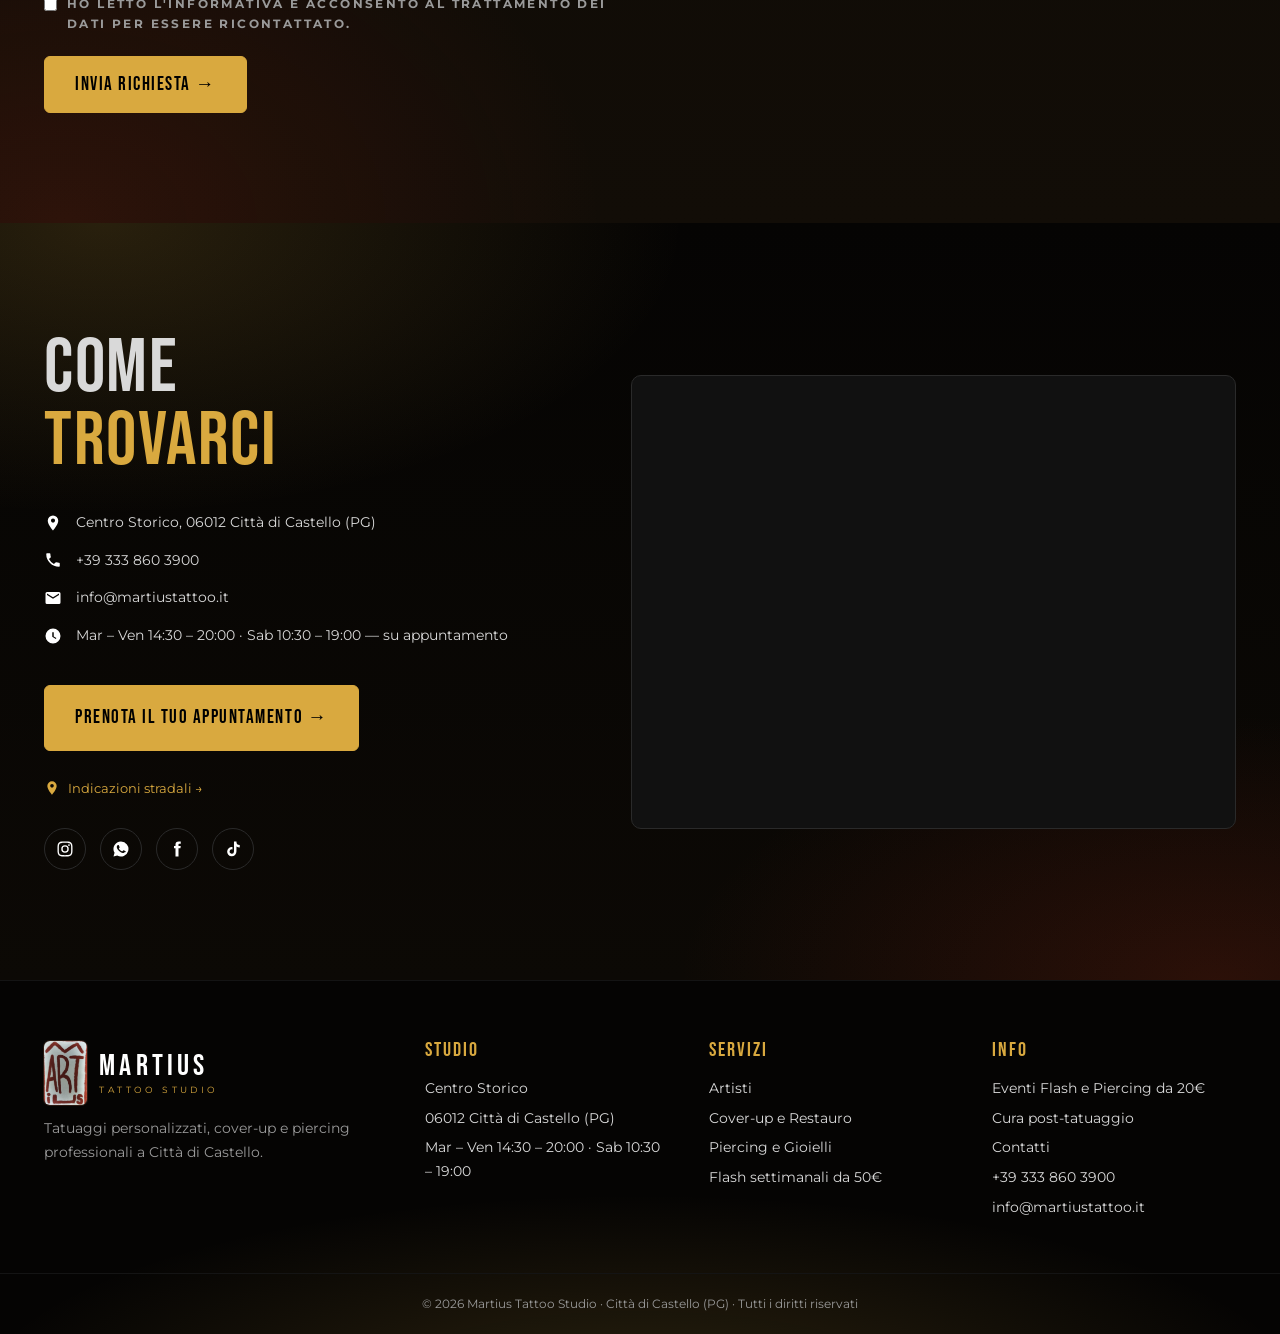
<file: contatti.html>
<!DOCTYPE html>
<html lang="it">
<head>
<meta charset="utf-8">
<meta name="viewport" content="width=device-width, initial-scale=1">
<title>Contatti e Prenotazioni | Martius Tattoo Studio Città di Castello</title>
<meta name="description" content="Prenota tatuaggi e piercing da Martius Tattoo Studio a Città di Castello: modulo, telefono, WhatsApp, email e mappa.">
<meta property="og:title" content="Contatti e Prenotazioni | Martius Tattoo Studio Città di Castello">
<meta property="og:description" content="Prenota tatuaggi e piercing da Martius Tattoo Studio a Città di Castello: modulo, telefono, WhatsApp, email e mappa.">
<meta property="og:image" content="img/martius-al-lavoro.jpg">
<link rel="icon" type="image/png" href="img/favicon.png">
<link rel="preconnect" href="https://fonts.googleapis.com">
<link rel="preconnect" href="https://fonts.gstatic.com" crossorigin>
<link href="https://fonts.googleapis.com/css2?family=Bebas+Neue&family=Montserrat:wght@400;500;600;700&display=swap" rel="stylesheet">
<link rel="stylesheet" href="css/style.css">
</head>
<body>
<header class="site-header">
  <div class="nav-wrap">
    <a href="index.html" class="logo" aria-label="Martius Tattoo Studio - Home">
      <img class="logo-img" src="img/logo-martius.png" alt="Logo Martius" width="171" height="253">
      <span class="logo-text">MARTIUS<small>TATTOO STUDIO</small></span>
    </a>
    <button class="burger" aria-label="Apri menu" aria-expanded="false"><span></span></button>
    <nav class="main-nav" aria-label="Menu principale">
      <ul>
        <li><a href="index.html">Home</a></li>
        <li><a href="artisti.html">Artisti</a></li>
        <li><a href="cover-up.html">Cover-up e Restauro</a></li>
        <li><a href="piercing.html">Piercing e Gioielli</a></li>
        <li><a href="flash.html">Flash settimanali da 50€</a></li>
        <li><a href="eventi.html">Eventi Flash e Piercing da 20€</a></li>
        <li><a href="aftercare.html">Cura post-tatuaggio</a></li>
        <li><a href="contatti.html" class="active" aria-current="page">Contatti</a></li>
      </ul>
    </nav>
  </div>
</header>
<main>
<section class="hero page-hero" style="background-image:url('img/hero-contatti.jpg')">
  <div class="container">
    <span class="eyebrow">Contatti</span>
    <h1>PRENOTA LA TUA<br><span class="gold">CONSULENZA.</span></h1>
    <p class="lead">Scrivici la tua idea: ti rispondiamo entro 24–48 ore. Ci trovi a Città di Castello.</p>
    
  </div>
</section>
<section class="section" id="prenota">
  <div class="container grid-2" style="align-items:start">
    <div class="reveal">
      <span class="eyebrow">Richiesta appuntamento</span>
      <h2>RACCONTACI <span class="gold">LA TUA IDEA</span></h2>
      <p class="sub" style="margin-bottom:30px">Compila il modulo: si aprirà la tua email già pronta da inviare. Puoi allegare foto di riferimento.</p>
      <form id="booking-form" class="form" data-email="info@martiustattoo.it">
        <div><label for="nome">Nome e cognome</label><input id="nome" name="nome" required></div>
        <div><label for="telefono">Telefono</label><input id="telefono" name="telefono" type="tel" required></div>
        <div class="full"><label for="email">Email</label><input id="email" name="email" type="email" required></div>
        <div><label for="servizio">Servizio</label>
          <select id="servizio" name="servizio">
            <option>Tatuaggio personalizzato</option><option>Piercing</option><option>Cover-up / Restauro</option>
            <option>Flash da 50€</option><option>Evento da 20€</option><option>Altro</option>
          </select></div>
        <div><label for="artista">Artista</label>
          <select id="artista" name="artista"><option>Nessuna preferenza</option><option>Martius</option><option>Lorenzo</option><option>Roro</option></select></div>
        <div class="full"><label for="zona">Zona del corpo e dimensioni</label><input id="zona" name="zona" placeholder="Es. avambraccio, circa 10 cm"></div>
        <div class="full"><label for="messaggio">La tua idea</label><textarea id="messaggio" name="messaggio" required></textarea></div>
        <label class="check full"><input type="checkbox" required> Ho letto l'informativa e acconsento al trattamento dei dati per essere ricontattato.</label>
        <div class="full"><button class="btn btn-gold" type="submit">INVIA RICHIESTA →</button></div>
      </form>
    </div>
    <div class="reveal">
      <div class="card">
        <h3>CONTATTI DIRETTI</h3>
        <ul class="contact-list" style="margin-top:14px">
          <li><svg viewBox="0 0 24 24"><path d="M12 2a7 7 0 0 0-7 7c0 5.2 7 13 7 13s7-7.8 7-13a7 7 0 0 0-7-7zm0 9.5A2.5 2.5 0 1 1 12 6a2.5 2.5 0 0 1 0 5.5z"/></svg><span>Centro Storico, 06012 Città di Castello (PG)</span></li>
          <li><svg viewBox="0 0 24 24"><path d="M6.6 10.8a15.1 15.1 0 0 0 6.6 6.6l2.2-2.2a1 1 0 0 1 1-.25 11.4 11.4 0 0 0 3.6.57 1 1 0 0 1 1 1V20a1 1 0 0 1-1 1A17 17 0 0 1 3 4a1 1 0 0 1 1-1h3.5a1 1 0 0 1 1 1c0 1.25.2 2.45.57 3.57a1 1 0 0 1-.25 1z"/></svg><a href="tel:+393338603900">+39 333 860 3900</a></li>
          <li><svg viewBox="0 0 24 24"><path d="M12 2a10 10 0 0 0-8.6 15.1L2 22l5-1.3A10 10 0 1 0 12 2zm5.3 14.1c-.2.6-1.3 1.2-1.8 1.2-.5.1-1 .1-3.3-.8-2.8-1.2-4.6-4-4.7-4.2-.1-.2-1.1-1.5-1.1-2.9s.7-2 1-2.3c.2-.3.5-.3.7-.3h.5c.2 0 .4 0 .6.5l.9 2.1c.1.2.1.4 0 .5l-.3.5-.4.5c-.1.1-.3.3-.1.6.2.3.8 1.3 1.7 2.1 1.2 1 2.1 1.4 2.4 1.5.3.1.5.1.6-.1l.9-1.1c.2-.3.4-.2.7-.1l2 1c.3.1.5.2.5.3.1.2.1.6-.1 1.1z"/></svg><a href="https://wa.me/393338603900" target="_blank" rel="noopener">Scrivici su WhatsApp</a></li>
          <li><svg viewBox="0 0 24 24"><path d="M20 4H4a2 2 0 0 0-2 2v12a2 2 0 0 0 2 2h16a2 2 0 0 0 2-2V6a2 2 0 0 0-2-2zm0 4-8 5-8-5V6l8 5 8-5z"/></svg><a href="mailto:info@martiustattoo.it">info@martiustattoo.it</a></li>
          <li><svg viewBox="0 0 24 24"><path d="M12 7a5 5 0 1 0 0 10 5 5 0 0 0 0-10zm0 8.2a3.2 3.2 0 1 1 0-6.4 3.2 3.2 0 0 1 0 6.4zM17.3 5.5a1.2 1.2 0 1 0 0 2.4 1.2 1.2 0 0 0 0-2.4zM12 2c-2.7 0-3 0-4.1.06C4.3 2.2 2.2 4.3 2.06 7.9 2 9 2 9.3 2 12s0 3 .06 4.1c.16 3.6 2.24 5.7 5.84 5.84C9 22 9.3 22 12 22s3 0 4.1-.06c3.6-.16 5.7-2.24 5.84-5.84C22 15 22 14.7 22 12s0-3-.06-4.1C21.8 4.3 19.7 2.2 16.1 2.06 15 2 14.7 2 12 2zm0 1.8c2.67 0 2.98 0 4.04.06 2.7.12 3.97 1.4 4.1 4.1.05 1.05.06 1.37.06 4.04s0 2.98-.06 4.04c-.13 2.7-1.4 3.97-4.1 4.1-1.06.05-1.37.06-4.04.06s-2.98 0-4.04-.06c-2.7-.13-3.97-1.4-4.1-4.1C3.8 14.98 3.8 14.67 3.8 12s0-2.98.06-4.04c.13-2.7 1.4-3.97 4.1-4.1C9.02 3.8 9.33 3.8 12 3.8z"/></svg><a href="https://www.instagram.com/martius_tattoo_studio/" target="_blank" rel="noopener">@martius_tattoo_studio</a></li>
        </ul>
      </div>
      <div class="card" style="margin-top:20px">
        <h3>ORARI</h3>
        <ul style="margin-top:10px">
          <li>Lunedì — chiuso</li>
          <li>Martedì – Venerdì — 14:30 – 20:00</li>
          <li>Sabato — 10:30 – 19:00</li>
          <li>Domenica — chiuso</li>
          <li>Solo su appuntamento, eventi esclusi</li>
        </ul>
      </div>
    </div>
  </div>
</section>
<section class="section" id="visita">
  <div class="container visit">
    <div class="reveal">
      <h2>COME<br><span class="gold">TROVARCI</span></h2>
      <ul class="contact-list">
        <li><svg viewBox="0 0 24 24"><path d="M12 2a7 7 0 0 0-7 7c0 5.2 7 13 7 13s7-7.8 7-13a7 7 0 0 0-7-7zm0 9.5A2.5 2.5 0 1 1 12 6a2.5 2.5 0 0 1 0 5.5z"/></svg><span>Centro Storico, 06012 Città di Castello (PG)</span></li>
        <li><svg viewBox="0 0 24 24"><path d="M6.6 10.8a15.1 15.1 0 0 0 6.6 6.6l2.2-2.2a1 1 0 0 1 1-.25 11.4 11.4 0 0 0 3.6.57 1 1 0 0 1 1 1V20a1 1 0 0 1-1 1A17 17 0 0 1 3 4a1 1 0 0 1 1-1h3.5a1 1 0 0 1 1 1c0 1.25.2 2.45.57 3.57a1 1 0 0 1-.25 1z"/></svg><a href="tel:+393338603900">+39 333 860 3900</a></li>
        <li><svg viewBox="0 0 24 24"><path d="M20 4H4a2 2 0 0 0-2 2v12a2 2 0 0 0 2 2h16a2 2 0 0 0 2-2V6a2 2 0 0 0-2-2zm0 4-8 5-8-5V6l8 5 8-5z"/></svg><a href="mailto:info@martiustattoo.it">info@martiustattoo.it</a></li>
        <li><svg viewBox="0 0 24 24"><path d="M12 2a10 10 0 1 0 0 20 10 10 0 0 0 0-20zm1 10.6 3.5 2.1-.8 1.3L11 13V7h2z"/></svg><span>Mar – Ven 14:30 – 20:00 · Sab 10:30 – 19:00 — su appuntamento</span></li>
      </ul>
      <a href="contatti.html#prenota" class="btn btn-gold">PRENOTA IL TUO APPUNTAMENTO →</a><br>
      <a href="https://www.google.com/maps/dir/?api=1&destination=Citt%C3%A0+di+Castello+PG" target="_blank" rel="noopener" class="directions"><svg viewBox="0 0 24 24"><path d="M12 2a7 7 0 0 0-7 7c0 5.2 7 13 7 13s7-7.8 7-13a7 7 0 0 0-7-7zm0 9.5A2.5 2.5 0 1 1 12 6a2.5 2.5 0 0 1 0 5.5z"/></svg> Indicazioni stradali →</a>
      <div class="socials">
        <a href="https://www.instagram.com/martius_tattoo_studio/" target="_blank" rel="noopener" aria-label="Instagram"><svg viewBox="0 0 24 24"><path d="M12 7a5 5 0 1 0 0 10 5 5 0 0 0 0-10zm0 8.2a3.2 3.2 0 1 1 0-6.4 3.2 3.2 0 0 1 0 6.4zM17.3 5.5a1.2 1.2 0 1 0 0 2.4 1.2 1.2 0 0 0 0-2.4zM12 2c-2.7 0-3 0-4.1.06C4.3 2.2 2.2 4.3 2.06 7.9 2 9 2 9.3 2 12s0 3 .06 4.1c.16 3.6 2.24 5.7 5.84 5.84C9 22 9.3 22 12 22s3 0 4.1-.06c3.6-.16 5.7-2.24 5.84-5.84C22 15 22 14.7 22 12s0-3-.06-4.1C21.8 4.3 19.7 2.2 16.1 2.06 15 2 14.7 2 12 2zm0 1.8c2.67 0 2.98 0 4.04.06 2.7.12 3.97 1.4 4.1 4.1.05 1.05.06 1.37.06 4.04s0 2.98-.06 4.04c-.13 2.7-1.4 3.97-4.1 4.1-1.06.05-1.37.06-4.04.06s-2.98 0-4.04-.06c-2.7-.13-3.97-1.4-4.1-4.1C3.8 14.98 3.8 14.67 3.8 12s0-2.98.06-4.04c.13-2.7 1.4-3.97 4.1-4.1C9.02 3.8 9.33 3.8 12 3.8z"/></svg></a>
        <a href="https://wa.me/393338603900" target="_blank" rel="noopener" aria-label="WhatsApp"><svg viewBox="0 0 24 24"><path d="M12 2a10 10 0 0 0-8.6 15.1L2 22l5-1.3A10 10 0 1 0 12 2zm5.3 14.1c-.2.6-1.3 1.2-1.8 1.2-.5.1-1 .1-3.3-.8-2.8-1.2-4.6-4-4.7-4.2-.1-.2-1.1-1.5-1.1-2.9s.7-2 1-2.3c.2-.3.5-.3.7-.3h.5c.2 0 .4 0 .6.5l.9 2.1c.1.2.1.4 0 .5l-.3.5-.4.5c-.1.1-.3.3-.1.6.2.3.8 1.3 1.7 2.1 1.2 1 2.1 1.4 2.4 1.5.3.1.5.1.6-.1l.9-1.1c.2-.3.4-.2.7-.1l2 1c.3.1.5.2.5.3.1.2.1.6-.1 1.1z"/></svg></a>
        <a href="#" aria-label="Facebook"><svg viewBox="0 0 24 24"><path d="M14 8V6.2c0-.8.2-1.2 1.4-1.2H17V2h-2.6C11.3 2 10 3.5 10 6v2H8v3h2v11h4V11h2.6l.4-3z"/></svg></a>
        <a href="#" aria-label="TikTok"><svg viewBox="0 0 24 24"><path d="M16.6 2h-3.3v13.4a2.9 2.9 0 1 1-2-2.75V9.3a6.2 6.2 0 1 0 5.3 6.1V8.6a7.6 7.6 0 0 0 4.4 1.4V6.7a4.4 4.4 0 0 1-4.4-4.7z"/></svg></a>
      </div>
    </div>
    <div class="map reveal">
      <iframe src="https://maps.google.com/maps?q=Citt%C3%A0+di+Castello+PG&z=15&output=embed" loading="lazy" title="Mappa Martius Tattoo Studio, Città di Castello" referrerpolicy="no-referrer-when-downgrade"></iframe>
    </div>
  </div>
</section>
<script>
  // Preseleziona l'artista se arriva da "Prenota con ..."
  const a = new URLSearchParams(location.search).get("artista");
  if (a) { const s = document.getElementById("artista"); [...s.options].forEach(o => { if (o.text.toUpperCase() === a.toUpperCase()) o.selected = true; }); }
</script>
</main>
<footer class="site-footer">
  <div class="container footer-grid">
    <div>
      <a href="index.html" class="logo"><img class="logo-img" src="img/logo-martius.png" alt="Logo Martius" width="171" height="253"><span class="logo-text">MARTIUS<small>TATTOO STUDIO</small></span></a>
      <p class="sub">Tatuaggi personalizzati, cover-up e piercing professionali a Città di Castello.</p>
    </div>
    <div><h4>STUDIO</h4><ul><li>Centro Storico</li><li>06012 Città di Castello (PG)</li><li>Mar – Ven 14:30 – 20:00 · Sab 10:30 – 19:00</li></ul></div>
    <div><h4>SERVIZI</h4><ul><li><a href="artisti.html">Artisti</a></li><li><a href="cover-up.html">Cover-up e Restauro</a></li><li><a href="piercing.html">Piercing e Gioielli</a></li><li><a href="flash.html">Flash settimanali da 50€</a></li></ul></div>
    <div><h4>INFO</h4><ul><li><a href="eventi.html">Eventi Flash e Piercing da 20€</a></li><li><a href="aftercare.html">Cura post-tatuaggio</a></li><li><a href="contatti.html">Contatti</a></li><li><a href="tel:+393338603900">+39 333 860 3900</a></li><li><a href="mailto:info@martiustattoo.it">info@martiustattoo.it</a></li></ul></div>
  </div>
  <div class="footer-bottom">© <span class="year">2026</span> Martius Tattoo Studio · Città di Castello (PG) · Tutti i diritti riservati</div>
</footer>
<script src="js/main.js"></script>
</body>
</html>
</file>
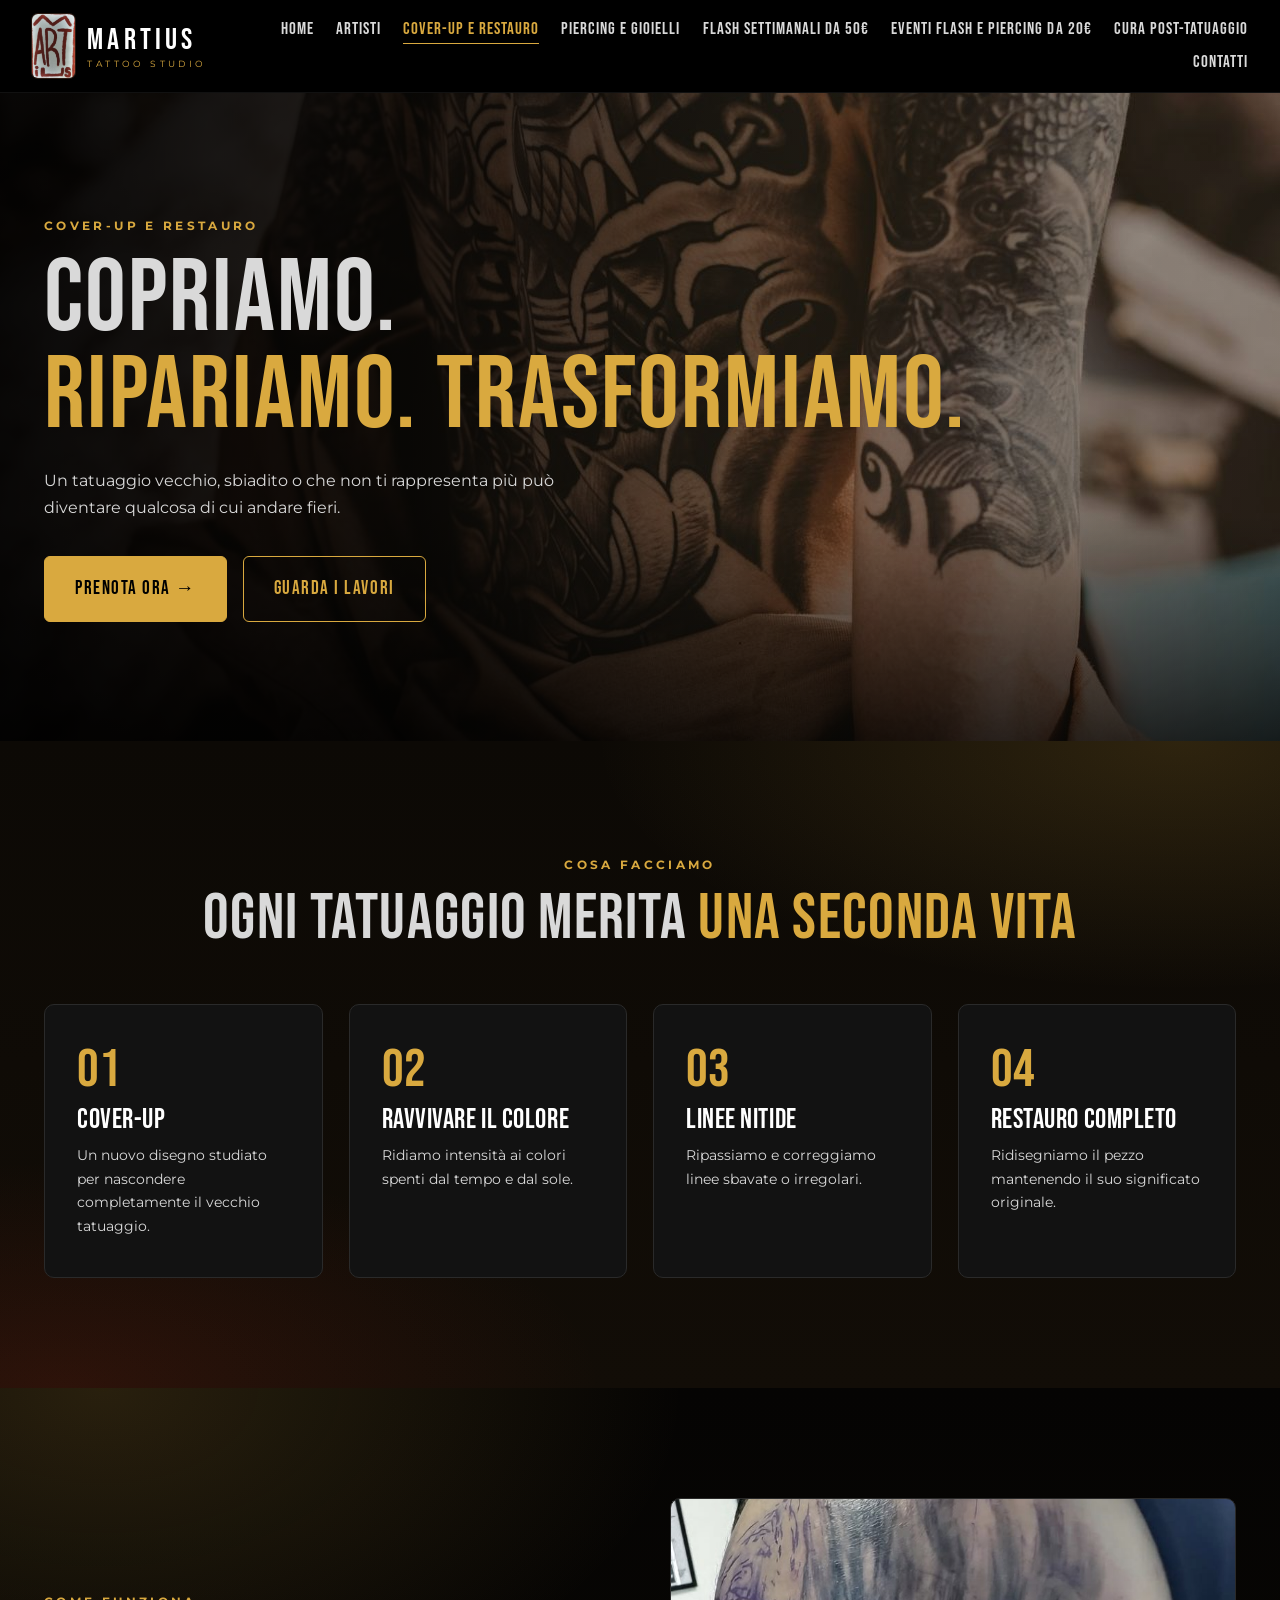
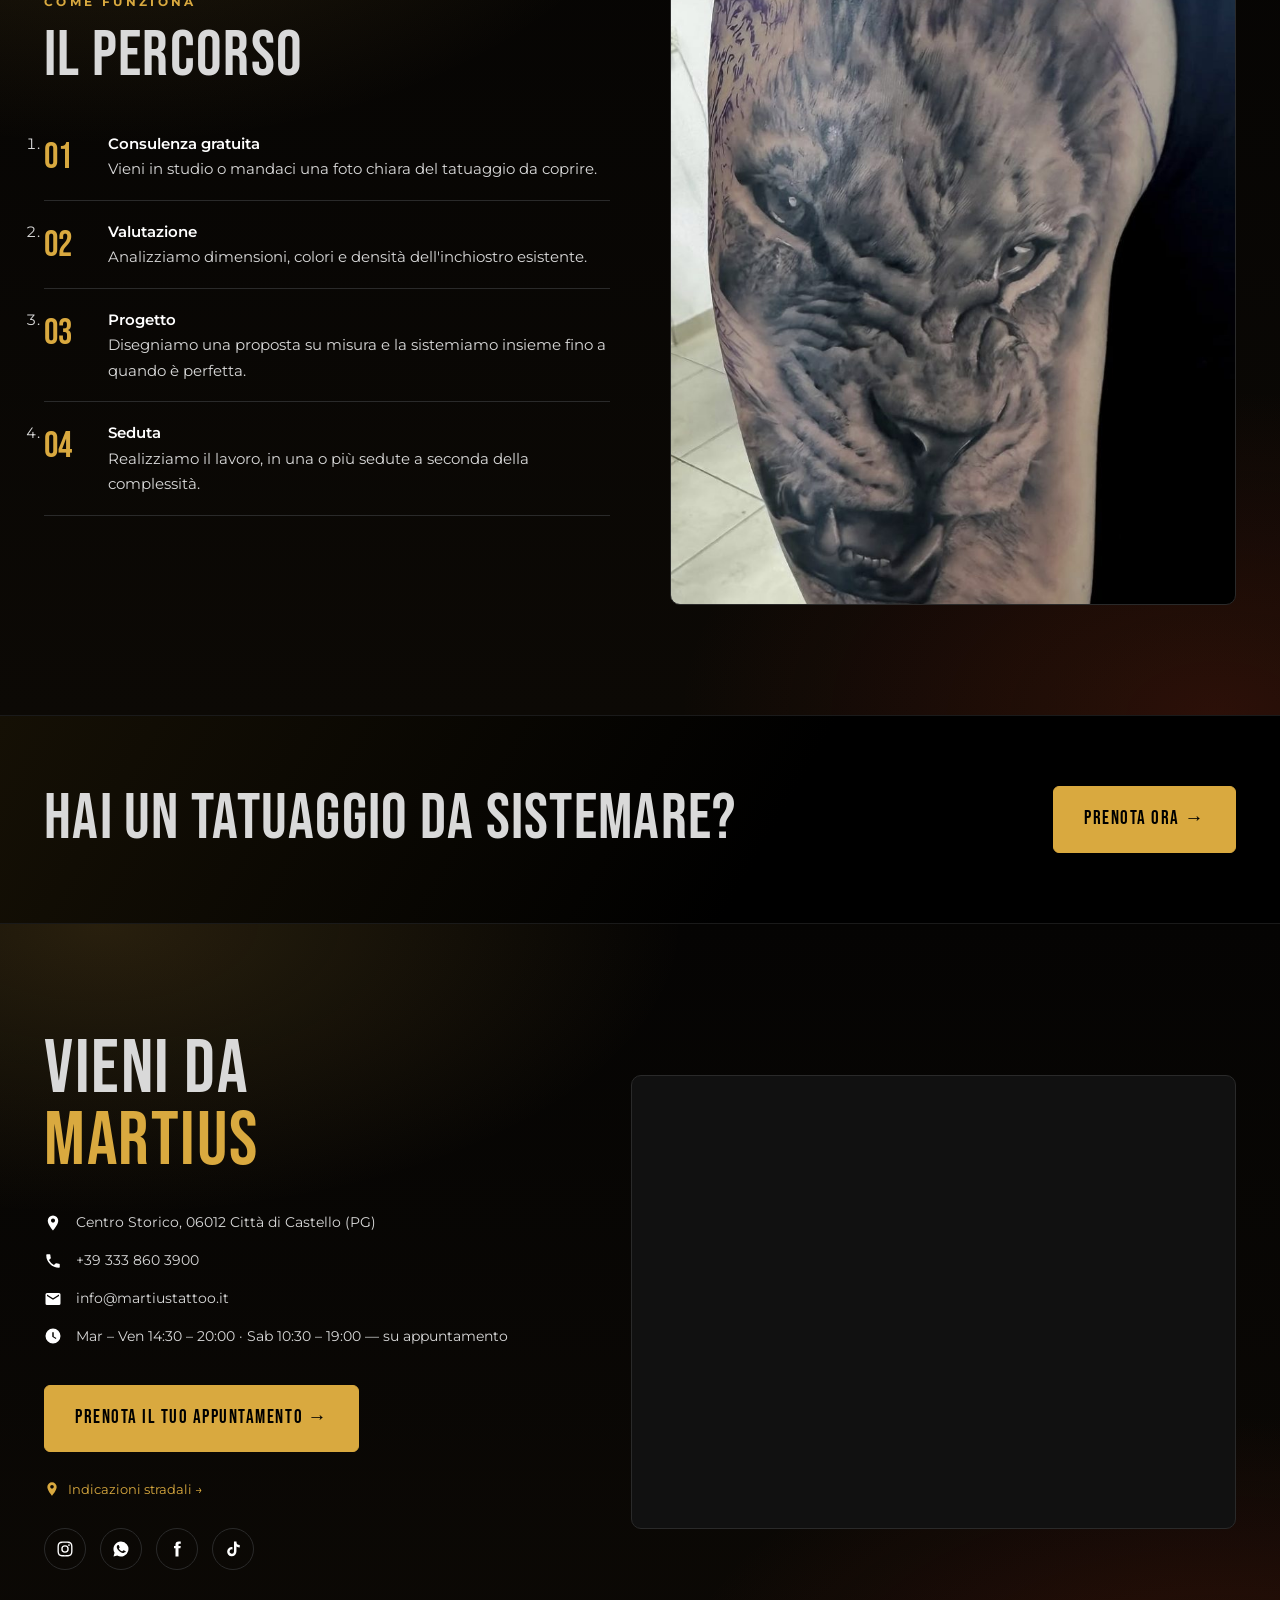
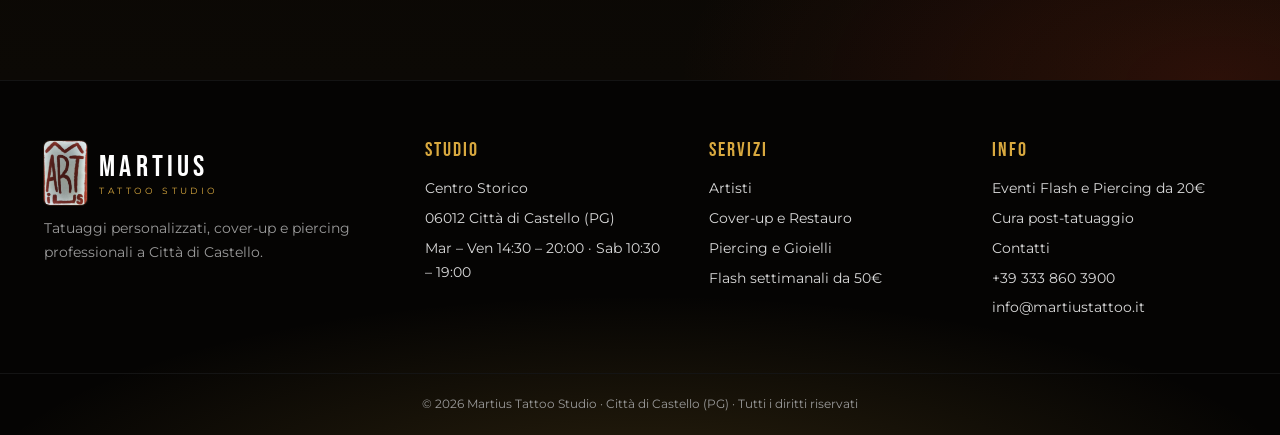
<file: cover-up.html>
<!DOCTYPE html>
<html lang="it">
<head>
<meta charset="utf-8">
<meta name="viewport" content="width=device-width, initial-scale=1">
<title>Cover-up e Restauro Tatuaggi | Martius Città di Castello</title>
<meta name="description" content="Cover-up, restauro e ravvivamento di vecchi tatuaggi a Città di Castello. Consulenza gratuita da Martius Tattoo Studio.">
<meta property="og:title" content="Cover-up e Restauro Tatuaggi | Martius Città di Castello">
<meta property="og:description" content="Cover-up, restauro e ravvivamento di vecchi tatuaggi a Città di Castello. Consulenza gratuita da Martius Tattoo Studio.">
<meta property="og:image" content="img/martius-al-lavoro.jpg">
<link rel="icon" type="image/png" href="img/favicon.png">
<link rel="preconnect" href="https://fonts.googleapis.com">
<link rel="preconnect" href="https://fonts.gstatic.com" crossorigin>
<link href="https://fonts.googleapis.com/css2?family=Bebas+Neue&family=Montserrat:wght@400;500;600;700&display=swap" rel="stylesheet">
<link rel="stylesheet" href="css/style.css">
</head>
<body>
<header class="site-header">
  <div class="nav-wrap">
    <a href="index.html" class="logo" aria-label="Martius Tattoo Studio - Home">
      <img class="logo-img" src="img/logo-martius.png" alt="Logo Martius" width="171" height="253">
      <span class="logo-text">MARTIUS<small>TATTOO STUDIO</small></span>
    </a>
    <button class="burger" aria-label="Apri menu" aria-expanded="false"><span></span></button>
    <nav class="main-nav" aria-label="Menu principale">
      <ul>
        <li><a href="index.html">Home</a></li>
        <li><a href="artisti.html">Artisti</a></li>
        <li><a href="cover-up.html" class="active" aria-current="page">Cover-up e Restauro</a></li>
        <li><a href="piercing.html">Piercing e Gioielli</a></li>
        <li><a href="flash.html">Flash settimanali da 50€</a></li>
        <li><a href="eventi.html">Eventi Flash e Piercing da 20€</a></li>
        <li><a href="aftercare.html">Cura post-tatuaggio</a></li>
        <li><a href="contatti.html">Contatti</a></li>
      </ul>
    </nav>
  </div>
</header>
<main>
<section class="hero page-hero" style="background-image:url('img/hero-cover.jpg')">
  <div class="container">
    <span class="eyebrow">Cover-up e restauro</span>
    <h1>COPRIAMO.<br><span class="gold">RIPARIAMO. TRASFORMIAMO.</span></h1>
    <p class="lead">Un tatuaggio vecchio, sbiadito o che non ti rappresenta più può diventare qualcosa di cui andare fieri.</p>
    <div class="hero-actions">
      <a href="contatti.html#prenota" class="btn btn-gold">PRENOTA ORA →</a>
      <a href="index.html#lavori" class="btn btn-outline">GUARDA I LAVORI</a>
    </div>
  </div>
</section>
<section class="section">
  <div class="container">
    <div class="section-head center reveal">
      <span class="eyebrow">Cosa facciamo</span>
      <h2>OGNI TATUAGGIO MERITA <span class="gold">UNA SECONDA VITA</span></h2>
    </div>
    <div class="grid-4">
      <div class="card reveal"><div class="num">01</div><h3>COVER-UP</h3><p>Un nuovo disegno studiato per nascondere completamente il vecchio tatuaggio.</p></div>
      <div class="card reveal"><div class="num">02</div><h3>RAVVIVARE IL COLORE</h3><p>Ridiamo intensità ai colori spenti dal tempo e dal sole.</p></div>
      <div class="card reveal"><div class="num">03</div><h3>LINEE NITIDE</h3><p>Ripassiamo e correggiamo linee sbavate o irregolari.</p></div>
      <div class="card reveal"><div class="num">04</div><h3>RESTAURO COMPLETO</h3><p>Ridisegniamo il pezzo mantenendo il suo significato originale.</p></div>
    </div>
  </div>
</section>

<section class="section">
  <div class="container grid-2">
    <div class="split-text reveal">
      <span class="eyebrow">Come funziona</span>
      <h2>IL PERCORSO</h2>
      <ol class="steps" style="margin-top:26px">
        <li><strong>Consulenza gratuita</strong>Vieni in studio o mandaci una foto chiara del tatuaggio da coprire.</li>
        <li><strong>Valutazione</strong>Analizziamo dimensioni, colori e densità dell'inchiostro esistente.</li>
        <li><strong>Progetto</strong>Disegniamo una proposta su misura e la sistemiamo insieme fino a quando è perfetta.</li>
        <li><strong>Seduta</strong>Realizziamo il lavoro, in una o più sedute a seconda della complessità.</li>
      </ol>
    </div>
    <div class="split-img reveal" style="background-image:url('img/leone-spalla.jpg')"></div>
  </div>
</section>
<section class="cta-band section tight">
  <div class="container">
    <h2>HAI UN TATUAGGIO DA SISTEMARE?</h2>
    <a href="contatti.html#prenota" class="btn btn-gold">PRENOTA ORA →</a>
  </div>
</section>
<section class="section" id="visita">
  <div class="container visit">
    <div class="reveal">
      <h2>VIENI DA<br><span class="gold">MARTIUS</span></h2>
      <ul class="contact-list">
        <li><svg viewBox="0 0 24 24"><path d="M12 2a7 7 0 0 0-7 7c0 5.2 7 13 7 13s7-7.8 7-13a7 7 0 0 0-7-7zm0 9.5A2.5 2.5 0 1 1 12 6a2.5 2.5 0 0 1 0 5.5z"/></svg><span>Centro Storico, 06012 Città di Castello (PG)</span></li>
        <li><svg viewBox="0 0 24 24"><path d="M6.6 10.8a15.1 15.1 0 0 0 6.6 6.6l2.2-2.2a1 1 0 0 1 1-.25 11.4 11.4 0 0 0 3.6.57 1 1 0 0 1 1 1V20a1 1 0 0 1-1 1A17 17 0 0 1 3 4a1 1 0 0 1 1-1h3.5a1 1 0 0 1 1 1c0 1.25.2 2.45.57 3.57a1 1 0 0 1-.25 1z"/></svg><a href="tel:+393338603900">+39 333 860 3900</a></li>
        <li><svg viewBox="0 0 24 24"><path d="M20 4H4a2 2 0 0 0-2 2v12a2 2 0 0 0 2 2h16a2 2 0 0 0 2-2V6a2 2 0 0 0-2-2zm0 4-8 5-8-5V6l8 5 8-5z"/></svg><a href="mailto:info@martiustattoo.it">info@martiustattoo.it</a></li>
        <li><svg viewBox="0 0 24 24"><path d="M12 2a10 10 0 1 0 0 20 10 10 0 0 0 0-20zm1 10.6 3.5 2.1-.8 1.3L11 13V7h2z"/></svg><span>Mar – Ven 14:30 – 20:00 · Sab 10:30 – 19:00 — su appuntamento</span></li>
      </ul>
      <a href="contatti.html#prenota" class="btn btn-gold">PRENOTA IL TUO APPUNTAMENTO →</a><br>
      <a href="https://www.google.com/maps/dir/?api=1&destination=Citt%C3%A0+di+Castello+PG" target="_blank" rel="noopener" class="directions"><svg viewBox="0 0 24 24"><path d="M12 2a7 7 0 0 0-7 7c0 5.2 7 13 7 13s7-7.8 7-13a7 7 0 0 0-7-7zm0 9.5A2.5 2.5 0 1 1 12 6a2.5 2.5 0 0 1 0 5.5z"/></svg> Indicazioni stradali →</a>
      <div class="socials">
        <a href="https://www.instagram.com/martius_tattoo_studio/" target="_blank" rel="noopener" aria-label="Instagram"><svg viewBox="0 0 24 24"><path d="M12 7a5 5 0 1 0 0 10 5 5 0 0 0 0-10zm0 8.2a3.2 3.2 0 1 1 0-6.4 3.2 3.2 0 0 1 0 6.4zM17.3 5.5a1.2 1.2 0 1 0 0 2.4 1.2 1.2 0 0 0 0-2.4zM12 2c-2.7 0-3 0-4.1.06C4.3 2.2 2.2 4.3 2.06 7.9 2 9 2 9.3 2 12s0 3 .06 4.1c.16 3.6 2.24 5.7 5.84 5.84C9 22 9.3 22 12 22s3 0 4.1-.06c3.6-.16 5.7-2.24 5.84-5.84C22 15 22 14.7 22 12s0-3-.06-4.1C21.8 4.3 19.7 2.2 16.1 2.06 15 2 14.7 2 12 2zm0 1.8c2.67 0 2.98 0 4.04.06 2.7.12 3.97 1.4 4.1 4.1.05 1.05.06 1.37.06 4.04s0 2.98-.06 4.04c-.13 2.7-1.4 3.97-4.1 4.1-1.06.05-1.37.06-4.04.06s-2.98 0-4.04-.06c-2.7-.13-3.97-1.4-4.1-4.1C3.8 14.98 3.8 14.67 3.8 12s0-2.98.06-4.04c.13-2.7 1.4-3.97 4.1-4.1C9.02 3.8 9.33 3.8 12 3.8z"/></svg></a>
        <a href="https://wa.me/393338603900" target="_blank" rel="noopener" aria-label="WhatsApp"><svg viewBox="0 0 24 24"><path d="M12 2a10 10 0 0 0-8.6 15.1L2 22l5-1.3A10 10 0 1 0 12 2zm5.3 14.1c-.2.6-1.3 1.2-1.8 1.2-.5.1-1 .1-3.3-.8-2.8-1.2-4.6-4-4.7-4.2-.1-.2-1.1-1.5-1.1-2.9s.7-2 1-2.3c.2-.3.5-.3.7-.3h.5c.2 0 .4 0 .6.5l.9 2.1c.1.2.1.4 0 .5l-.3.5-.4.5c-.1.1-.3.3-.1.6.2.3.8 1.3 1.7 2.1 1.2 1 2.1 1.4 2.4 1.5.3.1.5.1.6-.1l.9-1.1c.2-.3.4-.2.7-.1l2 1c.3.1.5.2.5.3.1.2.1.6-.1 1.1z"/></svg></a>
        <a href="#" aria-label="Facebook"><svg viewBox="0 0 24 24"><path d="M14 8V6.2c0-.8.2-1.2 1.4-1.2H17V2h-2.6C11.3 2 10 3.5 10 6v2H8v3h2v11h4V11h2.6l.4-3z"/></svg></a>
        <a href="#" aria-label="TikTok"><svg viewBox="0 0 24 24"><path d="M16.6 2h-3.3v13.4a2.9 2.9 0 1 1-2-2.75V9.3a6.2 6.2 0 1 0 5.3 6.1V8.6a7.6 7.6 0 0 0 4.4 1.4V6.7a4.4 4.4 0 0 1-4.4-4.7z"/></svg></a>
      </div>
    </div>
    <div class="map reveal">
      <iframe src="https://maps.google.com/maps?q=Citt%C3%A0+di+Castello+PG&z=15&output=embed" loading="lazy" title="Mappa Martius Tattoo Studio, Città di Castello" referrerpolicy="no-referrer-when-downgrade"></iframe>
    </div>
  </div>
</section>
</main>
<footer class="site-footer">
  <div class="container footer-grid">
    <div>
      <a href="index.html" class="logo"><img class="logo-img" src="img/logo-martius.png" alt="Logo Martius" width="171" height="253"><span class="logo-text">MARTIUS<small>TATTOO STUDIO</small></span></a>
      <p class="sub">Tatuaggi personalizzati, cover-up e piercing professionali a Città di Castello.</p>
    </div>
    <div><h4>STUDIO</h4><ul><li>Centro Storico</li><li>06012 Città di Castello (PG)</li><li>Mar – Ven 14:30 – 20:00 · Sab 10:30 – 19:00</li></ul></div>
    <div><h4>SERVIZI</h4><ul><li><a href="artisti.html">Artisti</a></li><li><a href="cover-up.html">Cover-up e Restauro</a></li><li><a href="piercing.html">Piercing e Gioielli</a></li><li><a href="flash.html">Flash settimanali da 50€</a></li></ul></div>
    <div><h4>INFO</h4><ul><li><a href="eventi.html">Eventi Flash e Piercing da 20€</a></li><li><a href="aftercare.html">Cura post-tatuaggio</a></li><li><a href="contatti.html">Contatti</a></li><li><a href="tel:+393338603900">+39 333 860 3900</a></li><li><a href="mailto:info@martiustattoo.it">info@martiustattoo.it</a></li></ul></div>
  </div>
  <div class="footer-bottom">© <span class="year">2026</span> Martius Tattoo Studio · Città di Castello (PG) · Tutti i diritti riservati</div>
</footer>
<script src="js/main.js"></script>
</body>
</html>
</file>
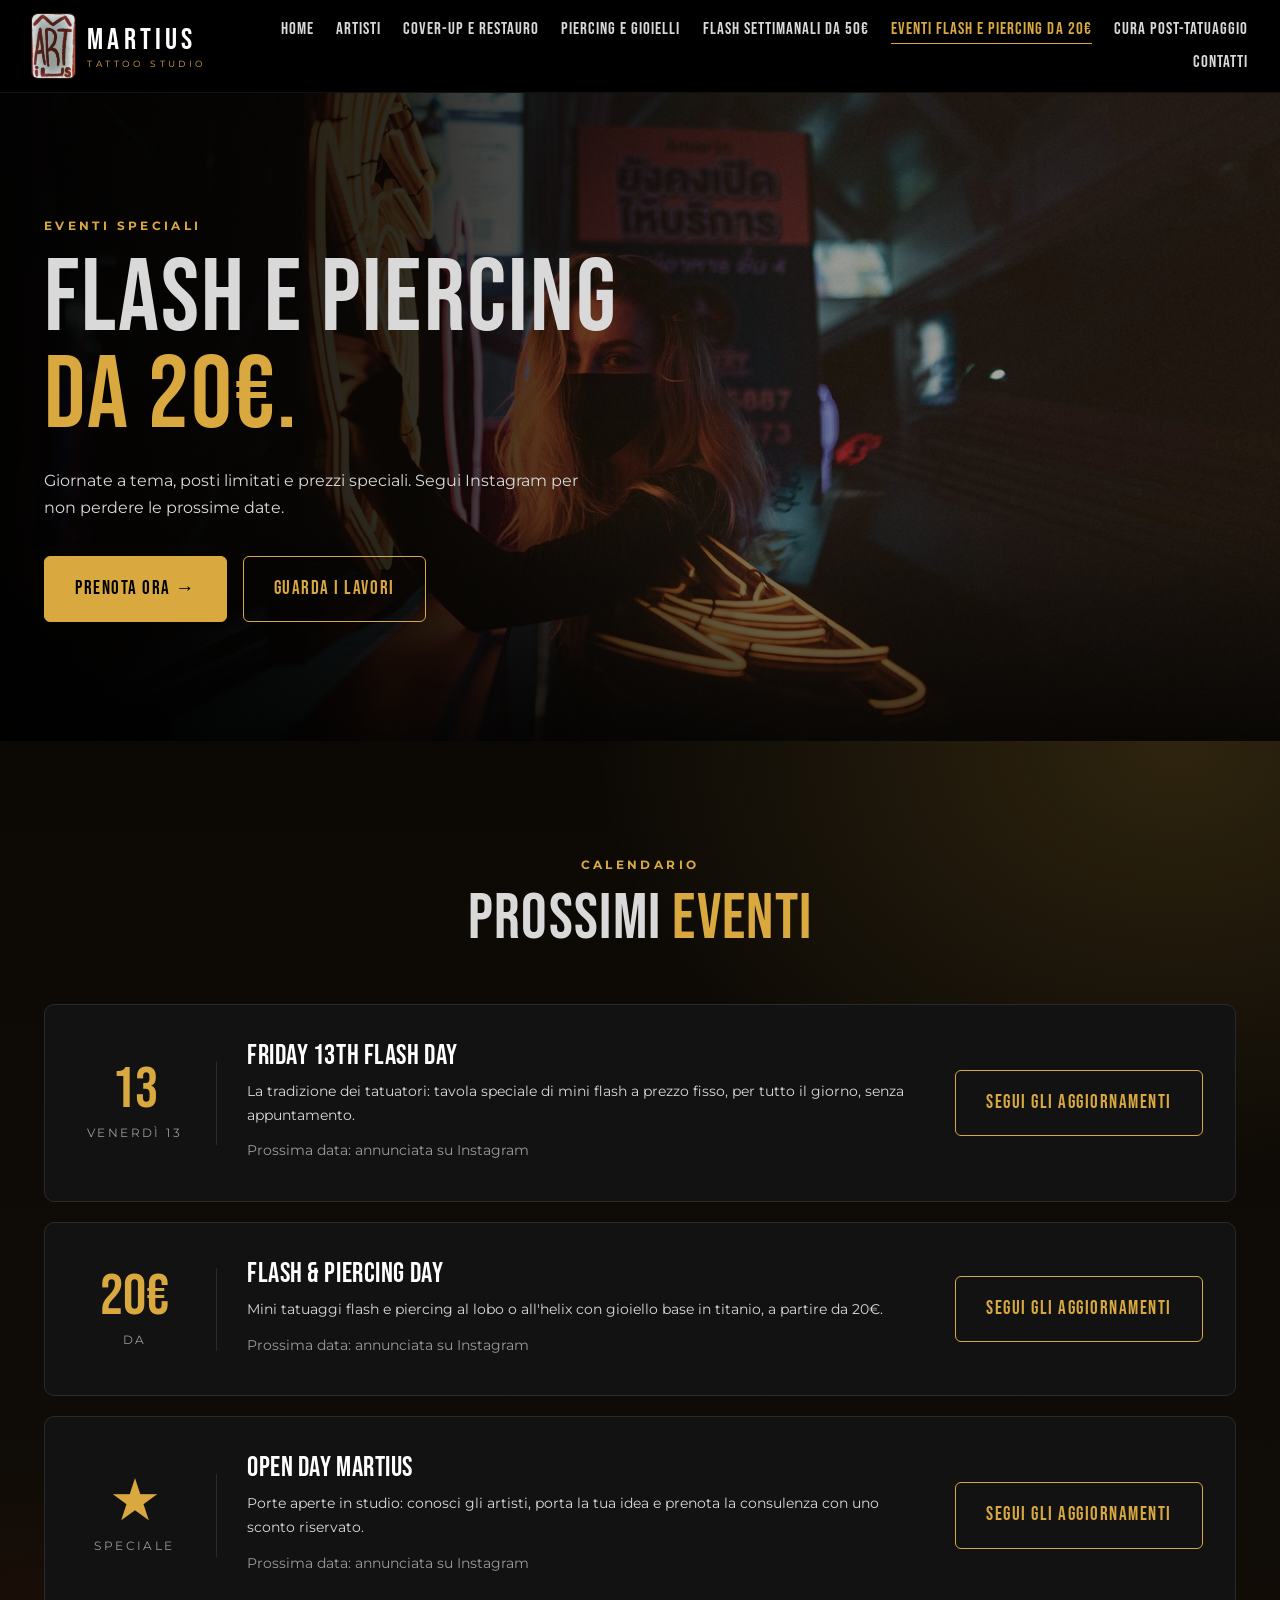
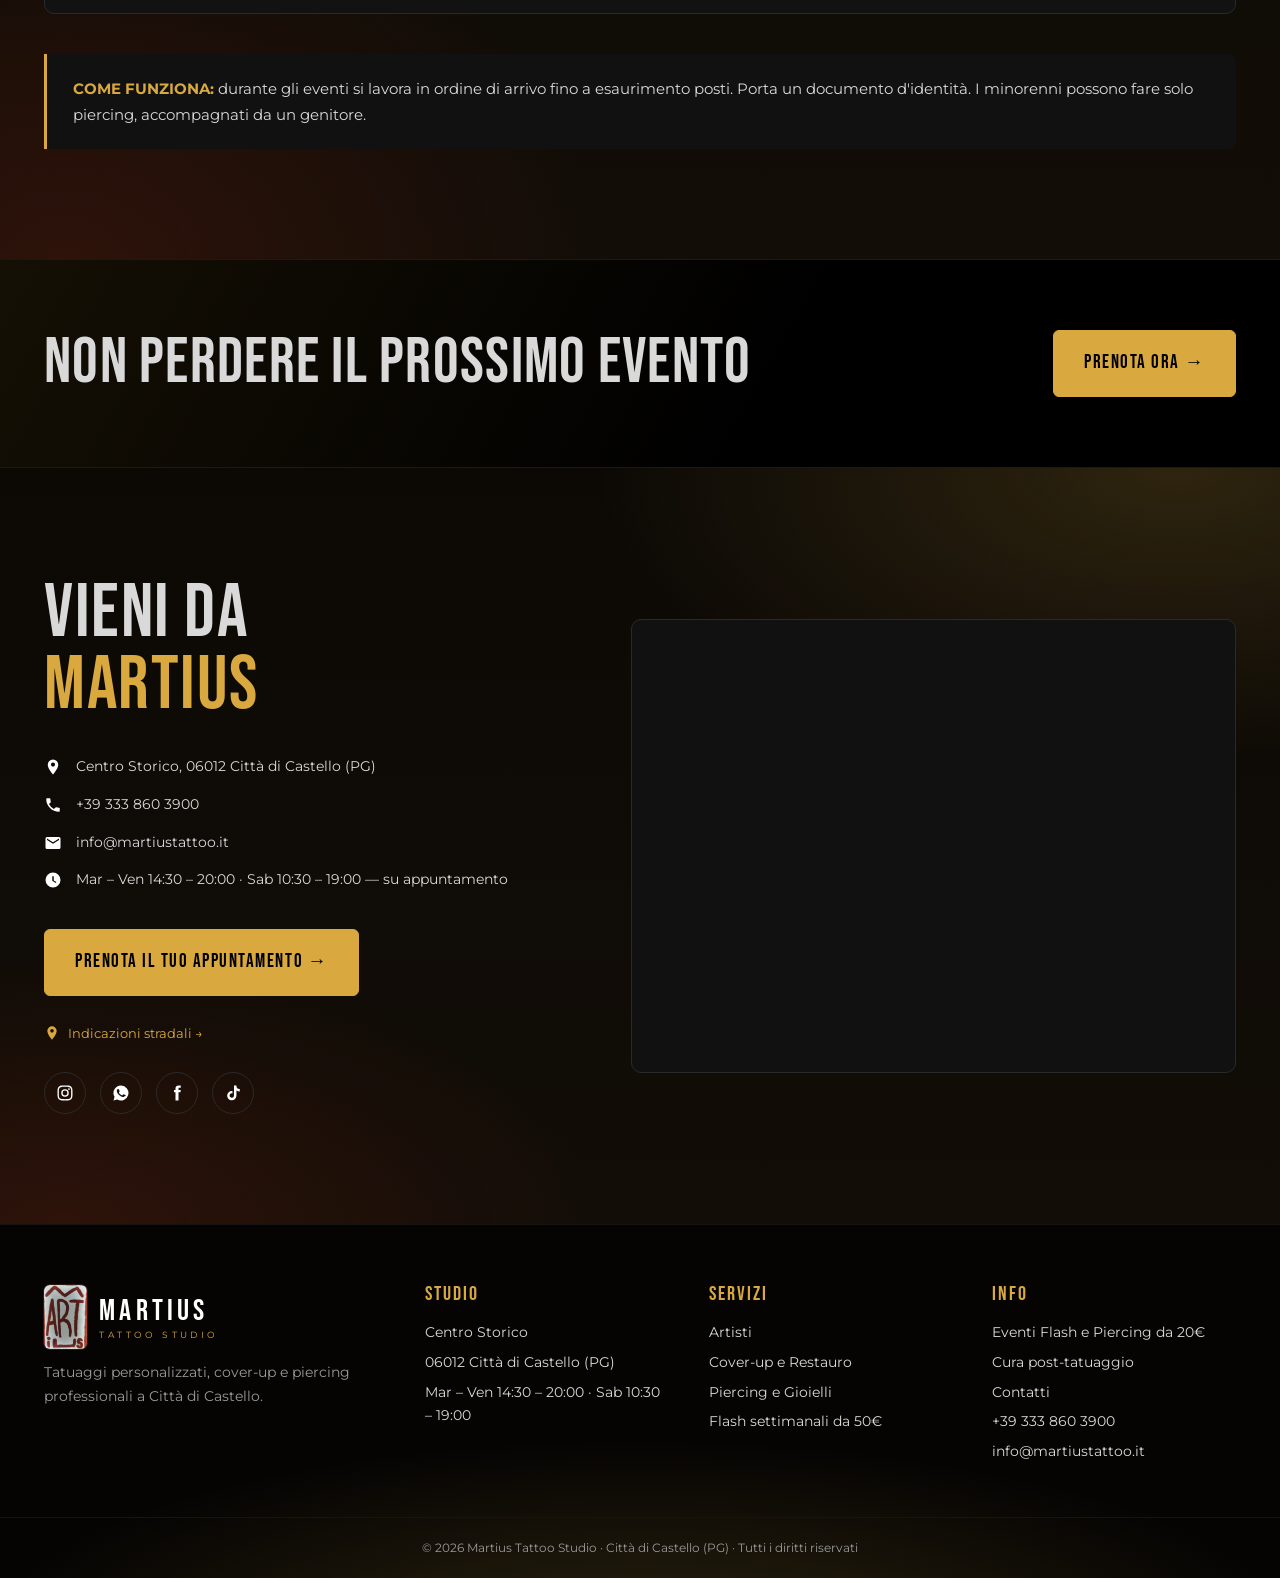
<file: eventi.html>
<!DOCTYPE html>
<html lang="it">
<head>
<meta charset="utf-8">
<meta name="viewport" content="width=device-width, initial-scale=1">
<title>Eventi Flash e Piercing da 20€ | Martius Città di Castello</title>
<meta name="description" content="Eventi flash tattoo e piercing a partire da 20€ a Città di Castello: Friday 13th, Flash Day e Open Day da Martius.">
<meta property="og:title" content="Eventi Flash e Piercing da 20€ | Martius Città di Castello">
<meta property="og:description" content="Eventi flash tattoo e piercing a partire da 20€ a Città di Castello: Friday 13th, Flash Day e Open Day da Martius.">
<meta property="og:image" content="img/martius-al-lavoro.jpg">
<link rel="icon" type="image/png" href="img/favicon.png">
<link rel="preconnect" href="https://fonts.googleapis.com">
<link rel="preconnect" href="https://fonts.gstatic.com" crossorigin>
<link href="https://fonts.googleapis.com/css2?family=Bebas+Neue&family=Montserrat:wght@400;500;600;700&display=swap" rel="stylesheet">
<link rel="stylesheet" href="css/style.css">
</head>
<body>
<header class="site-header">
  <div class="nav-wrap">
    <a href="index.html" class="logo" aria-label="Martius Tattoo Studio - Home">
      <img class="logo-img" src="img/logo-martius.png" alt="Logo Martius" width="171" height="253">
      <span class="logo-text">MARTIUS<small>TATTOO STUDIO</small></span>
    </a>
    <button class="burger" aria-label="Apri menu" aria-expanded="false"><span></span></button>
    <nav class="main-nav" aria-label="Menu principale">
      <ul>
        <li><a href="index.html">Home</a></li>
        <li><a href="artisti.html">Artisti</a></li>
        <li><a href="cover-up.html">Cover-up e Restauro</a></li>
        <li><a href="piercing.html">Piercing e Gioielli</a></li>
        <li><a href="flash.html">Flash settimanali da 50€</a></li>
        <li><a href="eventi.html" class="active" aria-current="page">Eventi Flash e Piercing da 20€</a></li>
        <li><a href="aftercare.html">Cura post-tatuaggio</a></li>
        <li><a href="contatti.html">Contatti</a></li>
      </ul>
    </nav>
  </div>
</header>
<main>
<section class="hero page-hero" style="background-image:url('img/hero-eventi.jpg')">
  <div class="container">
    <span class="eyebrow">Eventi speciali</span>
    <h1>FLASH E PIERCING<br><span class="gold">DA 20€.</span></h1>
    <p class="lead">Giornate a tema, posti limitati e prezzi speciali. Segui Instagram per non perdere le prossime date.</p>
    <div class="hero-actions">
      <a href="contatti.html#prenota" class="btn btn-gold">PRENOTA ORA →</a>
      <a href="index.html#lavori" class="btn btn-outline">GUARDA I LAVORI</a>
    </div>
  </div>
</section>
<section class="section">
  <div class="container">
    <div class="section-head center reveal">
      <span class="eyebrow">Calendario</span>
      <h2>PROSSIMI <span class="gold">EVENTI</span></h2>
    </div>
    <div style="display:grid;gap:20px">
    <div class="card event-card reveal">
      <div class="event-date"><b>13</b><span>Venerdì 13</span></div>
      <div><h3>FRIDAY 13TH FLASH DAY</h3><p>La tradizione dei tatuatori: tavola speciale di mini flash a prezzo fisso, per tutto il giorno, senza appuntamento.</p><p class="sub">Prossima data: annunciata su Instagram</p></div>
      <a href="https://www.instagram.com/martius_tattoo_studio/" target="_blank" rel="noopener" class="btn btn-outline">SEGUI GLI AGGIORNAMENTI</a>
    </div>
    <div class="card event-card reveal">
      <div class="event-date"><b>20€</b><span>Da</span></div>
      <div><h3>FLASH &amp; PIERCING DAY</h3><p>Mini tatuaggi flash e piercing al lobo o all'helix con gioiello base in titanio, a partire da 20€.</p><p class="sub">Prossima data: annunciata su Instagram</p></div>
      <a href="https://www.instagram.com/martius_tattoo_studio/" target="_blank" rel="noopener" class="btn btn-outline">SEGUI GLI AGGIORNAMENTI</a>
    </div>
    <div class="card event-card reveal">
      <div class="event-date"><b>★</b><span>Speciale</span></div>
      <div><h3>OPEN DAY MARTIUS</h3><p>Porte aperte in studio: conosci gli artisti, porta la tua idea e prenota la consulenza con uno sconto riservato.</p><p class="sub">Prossima data: annunciata su Instagram</p></div>
      <a href="https://www.instagram.com/martius_tattoo_studio/" target="_blank" rel="noopener" class="btn btn-outline">SEGUI GLI AGGIORNAMENTI</a>
    </div>
    </div>
    <div class="notice reveal">
      <strong class="gold">COME FUNZIONA:</strong> durante gli eventi si lavora in ordine di arrivo fino a esaurimento posti.
      Porta un documento d'identità. I minorenni possono fare solo piercing, accompagnati da un genitore.
    </div>
  </div>
</section>
<section class="cta-band section tight">
  <div class="container">
    <h2>NON PERDERE IL PROSSIMO EVENTO</h2>
    <a href="contatti.html#prenota" class="btn btn-gold">PRENOTA ORA →</a>
  </div>
</section>
<section class="section" id="visita">
  <div class="container visit">
    <div class="reveal">
      <h2>VIENI DA<br><span class="gold">MARTIUS</span></h2>
      <ul class="contact-list">
        <li><svg viewBox="0 0 24 24"><path d="M12 2a7 7 0 0 0-7 7c0 5.2 7 13 7 13s7-7.8 7-13a7 7 0 0 0-7-7zm0 9.5A2.5 2.5 0 1 1 12 6a2.5 2.5 0 0 1 0 5.5z"/></svg><span>Centro Storico, 06012 Città di Castello (PG)</span></li>
        <li><svg viewBox="0 0 24 24"><path d="M6.6 10.8a15.1 15.1 0 0 0 6.6 6.6l2.2-2.2a1 1 0 0 1 1-.25 11.4 11.4 0 0 0 3.6.57 1 1 0 0 1 1 1V20a1 1 0 0 1-1 1A17 17 0 0 1 3 4a1 1 0 0 1 1-1h3.5a1 1 0 0 1 1 1c0 1.25.2 2.45.57 3.57a1 1 0 0 1-.25 1z"/></svg><a href="tel:+393338603900">+39 333 860 3900</a></li>
        <li><svg viewBox="0 0 24 24"><path d="M20 4H4a2 2 0 0 0-2 2v12a2 2 0 0 0 2 2h16a2 2 0 0 0 2-2V6a2 2 0 0 0-2-2zm0 4-8 5-8-5V6l8 5 8-5z"/></svg><a href="mailto:info@martiustattoo.it">info@martiustattoo.it</a></li>
        <li><svg viewBox="0 0 24 24"><path d="M12 2a10 10 0 1 0 0 20 10 10 0 0 0 0-20zm1 10.6 3.5 2.1-.8 1.3L11 13V7h2z"/></svg><span>Mar – Ven 14:30 – 20:00 · Sab 10:30 – 19:00 — su appuntamento</span></li>
      </ul>
      <a href="contatti.html#prenota" class="btn btn-gold">PRENOTA IL TUO APPUNTAMENTO →</a><br>
      <a href="https://www.google.com/maps/dir/?api=1&destination=Citt%C3%A0+di+Castello+PG" target="_blank" rel="noopener" class="directions"><svg viewBox="0 0 24 24"><path d="M12 2a7 7 0 0 0-7 7c0 5.2 7 13 7 13s7-7.8 7-13a7 7 0 0 0-7-7zm0 9.5A2.5 2.5 0 1 1 12 6a2.5 2.5 0 0 1 0 5.5z"/></svg> Indicazioni stradali →</a>
      <div class="socials">
        <a href="https://www.instagram.com/martius_tattoo_studio/" target="_blank" rel="noopener" aria-label="Instagram"><svg viewBox="0 0 24 24"><path d="M12 7a5 5 0 1 0 0 10 5 5 0 0 0 0-10zm0 8.2a3.2 3.2 0 1 1 0-6.4 3.2 3.2 0 0 1 0 6.4zM17.3 5.5a1.2 1.2 0 1 0 0 2.4 1.2 1.2 0 0 0 0-2.4zM12 2c-2.7 0-3 0-4.1.06C4.3 2.2 2.2 4.3 2.06 7.9 2 9 2 9.3 2 12s0 3 .06 4.1c.16 3.6 2.24 5.7 5.84 5.84C9 22 9.3 22 12 22s3 0 4.1-.06c3.6-.16 5.7-2.24 5.84-5.84C22 15 22 14.7 22 12s0-3-.06-4.1C21.8 4.3 19.7 2.2 16.1 2.06 15 2 14.7 2 12 2zm0 1.8c2.67 0 2.98 0 4.04.06 2.7.12 3.97 1.4 4.1 4.1.05 1.05.06 1.37.06 4.04s0 2.98-.06 4.04c-.13 2.7-1.4 3.97-4.1 4.1-1.06.05-1.37.06-4.04.06s-2.98 0-4.04-.06c-2.7-.13-3.97-1.4-4.1-4.1C3.8 14.98 3.8 14.67 3.8 12s0-2.98.06-4.04c.13-2.7 1.4-3.97 4.1-4.1C9.02 3.8 9.33 3.8 12 3.8z"/></svg></a>
        <a href="https://wa.me/393338603900" target="_blank" rel="noopener" aria-label="WhatsApp"><svg viewBox="0 0 24 24"><path d="M12 2a10 10 0 0 0-8.6 15.1L2 22l5-1.3A10 10 0 1 0 12 2zm5.3 14.1c-.2.6-1.3 1.2-1.8 1.2-.5.1-1 .1-3.3-.8-2.8-1.2-4.6-4-4.7-4.2-.1-.2-1.1-1.5-1.1-2.9s.7-2 1-2.3c.2-.3.5-.3.7-.3h.5c.2 0 .4 0 .6.5l.9 2.1c.1.2.1.4 0 .5l-.3.5-.4.5c-.1.1-.3.3-.1.6.2.3.8 1.3 1.7 2.1 1.2 1 2.1 1.4 2.4 1.5.3.1.5.1.6-.1l.9-1.1c.2-.3.4-.2.7-.1l2 1c.3.1.5.2.5.3.1.2.1.6-.1 1.1z"/></svg></a>
        <a href="#" aria-label="Facebook"><svg viewBox="0 0 24 24"><path d="M14 8V6.2c0-.8.2-1.2 1.4-1.2H17V2h-2.6C11.3 2 10 3.5 10 6v2H8v3h2v11h4V11h2.6l.4-3z"/></svg></a>
        <a href="#" aria-label="TikTok"><svg viewBox="0 0 24 24"><path d="M16.6 2h-3.3v13.4a2.9 2.9 0 1 1-2-2.75V9.3a6.2 6.2 0 1 0 5.3 6.1V8.6a7.6 7.6 0 0 0 4.4 1.4V6.7a4.4 4.4 0 0 1-4.4-4.7z"/></svg></a>
      </div>
    </div>
    <div class="map reveal">
      <iframe src="https://maps.google.com/maps?q=Citt%C3%A0+di+Castello+PG&z=15&output=embed" loading="lazy" title="Mappa Martius Tattoo Studio, Città di Castello" referrerpolicy="no-referrer-when-downgrade"></iframe>
    </div>
  </div>
</section>
</main>
<footer class="site-footer">
  <div class="container footer-grid">
    <div>
      <a href="index.html" class="logo"><img class="logo-img" src="img/logo-martius.png" alt="Logo Martius" width="171" height="253"><span class="logo-text">MARTIUS<small>TATTOO STUDIO</small></span></a>
      <p class="sub">Tatuaggi personalizzati, cover-up e piercing professionali a Città di Castello.</p>
    </div>
    <div><h4>STUDIO</h4><ul><li>Centro Storico</li><li>06012 Città di Castello (PG)</li><li>Mar – Ven 14:30 – 20:00 · Sab 10:30 – 19:00</li></ul></div>
    <div><h4>SERVIZI</h4><ul><li><a href="artisti.html">Artisti</a></li><li><a href="cover-up.html">Cover-up e Restauro</a></li><li><a href="piercing.html">Piercing e Gioielli</a></li><li><a href="flash.html">Flash settimanali da 50€</a></li></ul></div>
    <div><h4>INFO</h4><ul><li><a href="eventi.html">Eventi Flash e Piercing da 20€</a></li><li><a href="aftercare.html">Cura post-tatuaggio</a></li><li><a href="contatti.html">Contatti</a></li><li><a href="tel:+393338603900">+39 333 860 3900</a></li><li><a href="mailto:info@martiustattoo.it">info@martiustattoo.it</a></li></ul></div>
  </div>
  <div class="footer-bottom">© <span class="year">2026</span> Martius Tattoo Studio · Città di Castello (PG) · Tutti i diritti riservati</div>
</footer>
<script src="js/main.js"></script>
</body>
</html>
</file>
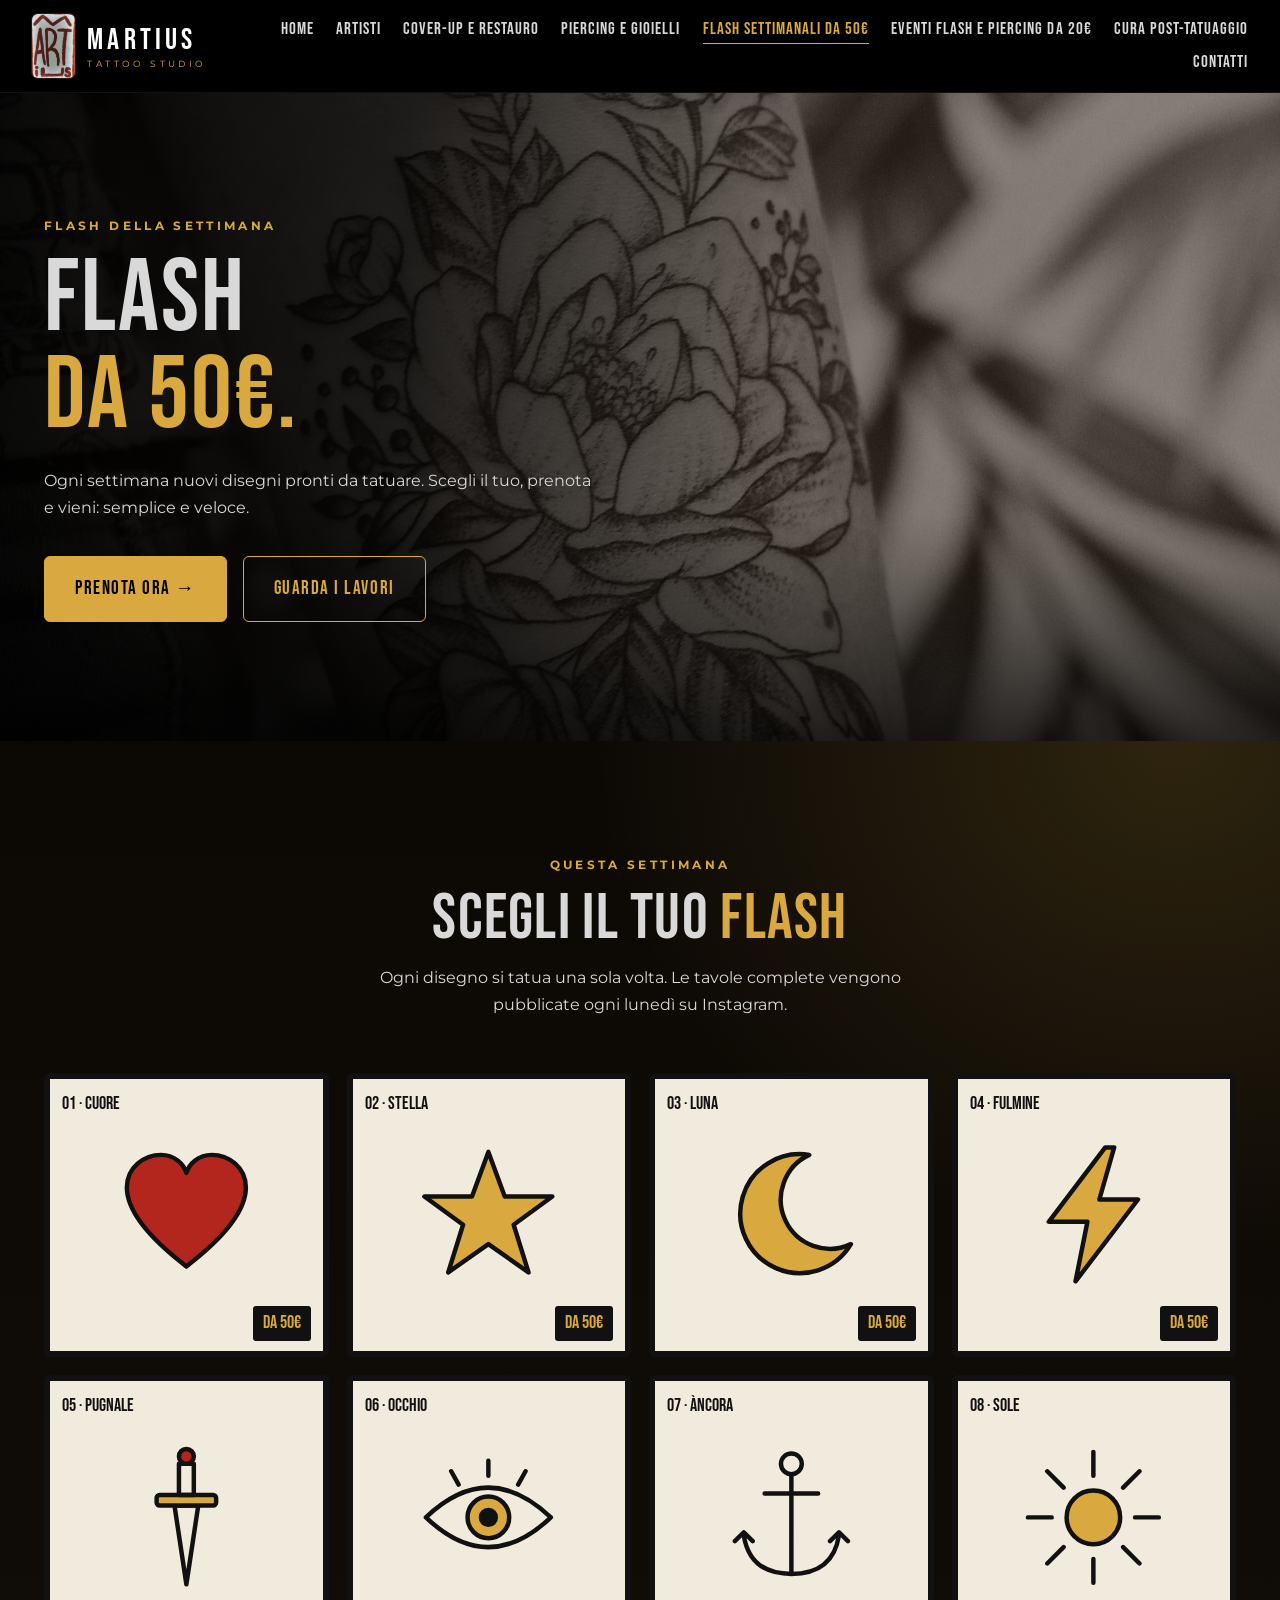
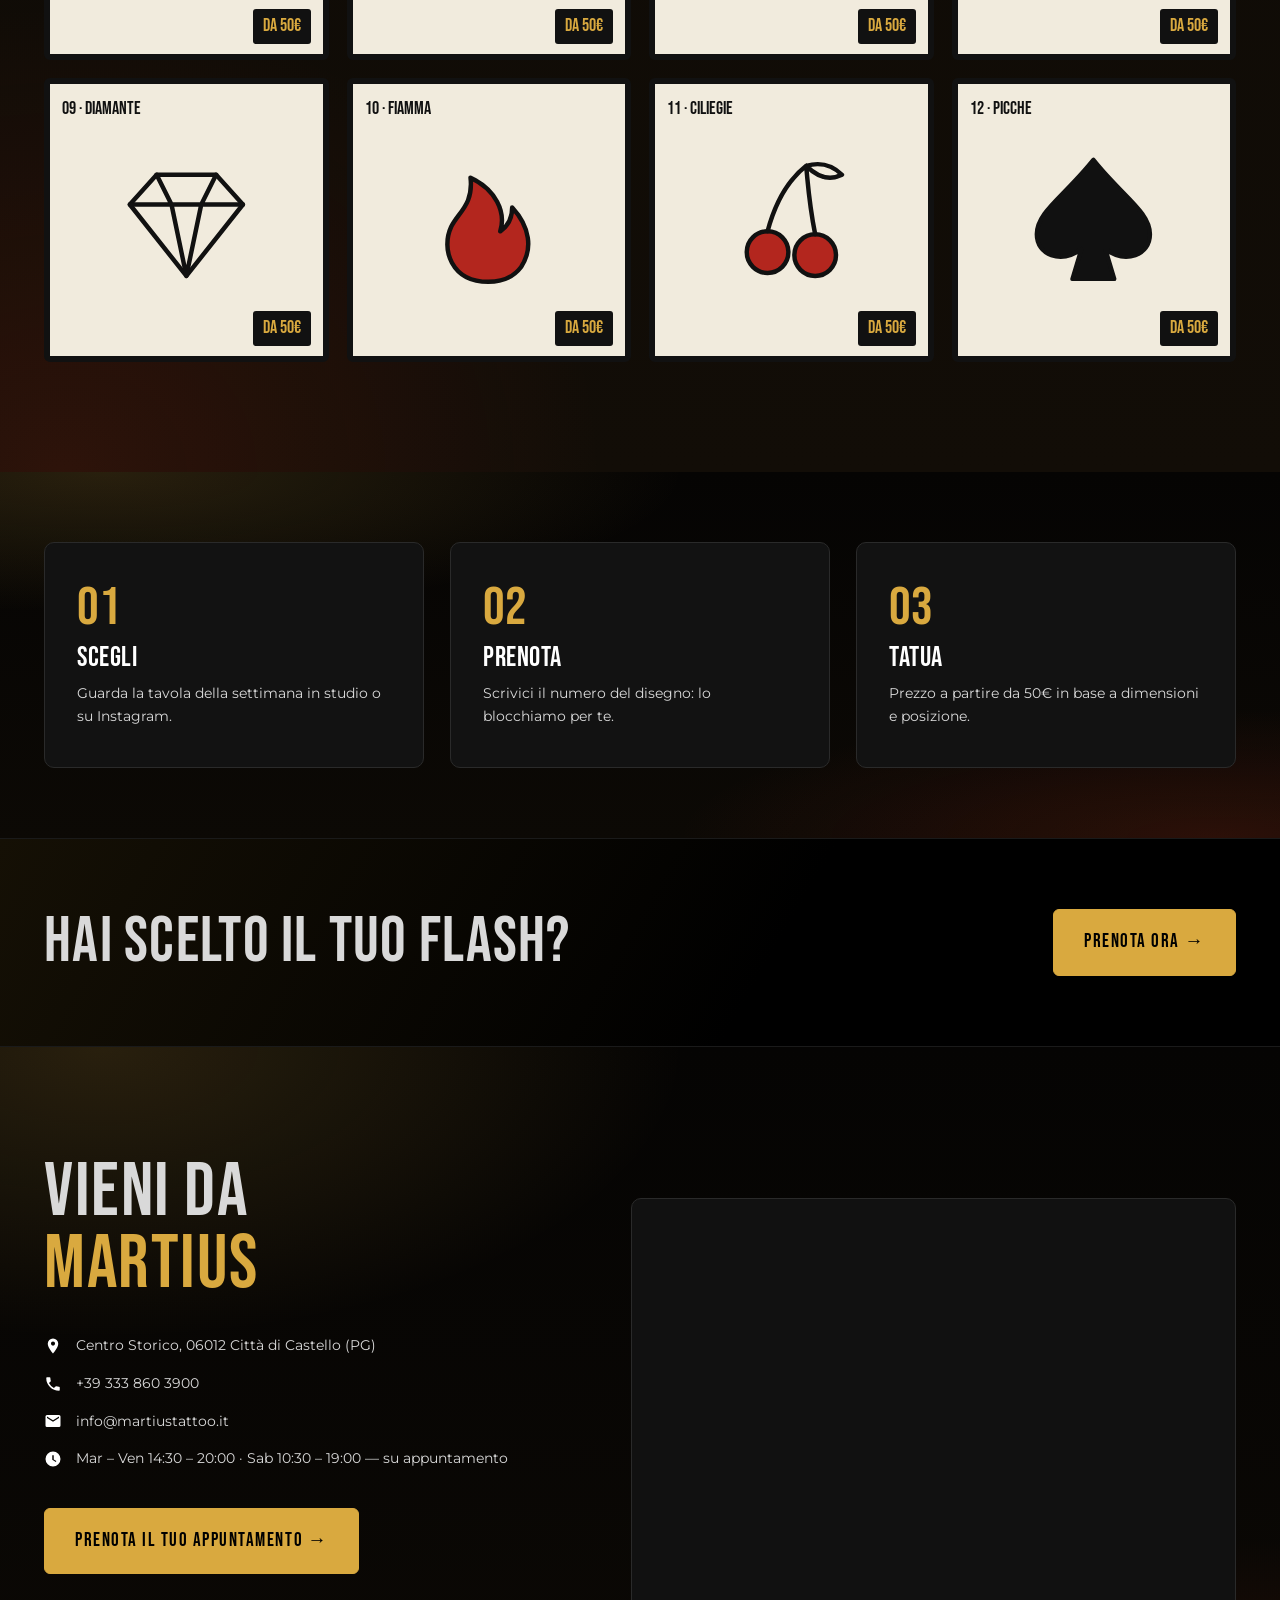
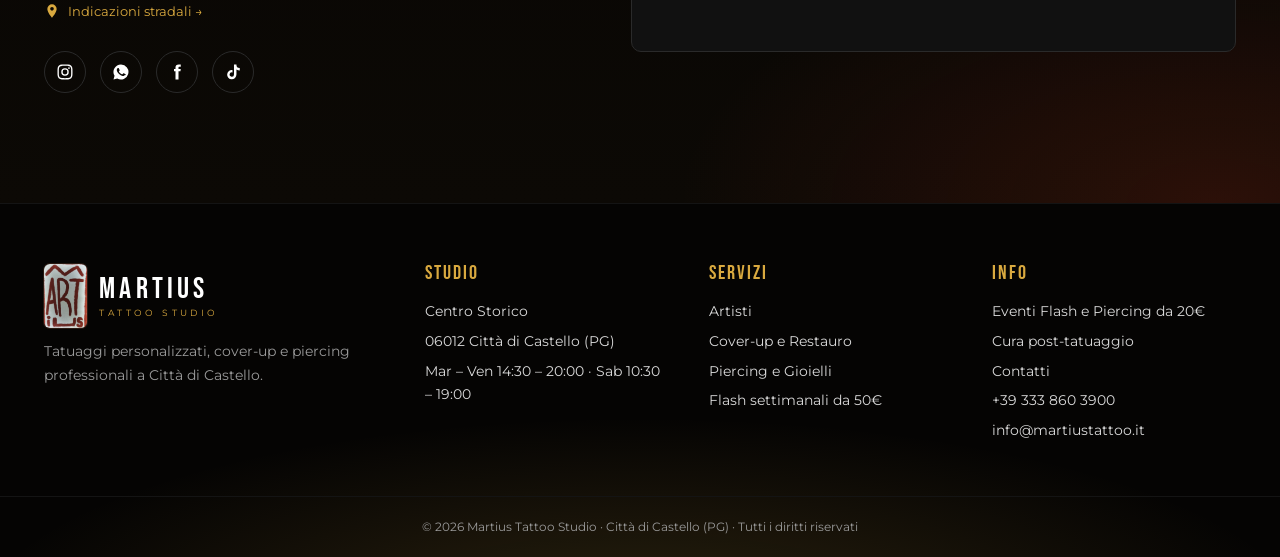
<file: flash.html>
<!DOCTYPE html>
<html lang="it">
<head>
<meta charset="utf-8">
<meta name="viewport" content="width=device-width, initial-scale=1">
<title>Flash Tattoo da 50€ | Martius Città di Castello</title>
<meta name="description" content="Flash tattoo settimanali a partire da 50€ a Città di Castello. Nuovi disegni ogni settimana da Martius Tattoo Studio.">
<meta property="og:title" content="Flash Tattoo da 50€ | Martius Città di Castello">
<meta property="og:description" content="Flash tattoo settimanali a partire da 50€ a Città di Castello. Nuovi disegni ogni settimana da Martius Tattoo Studio.">
<meta property="og:image" content="img/martius-al-lavoro.jpg">
<link rel="icon" type="image/png" href="img/favicon.png">
<link rel="preconnect" href="https://fonts.googleapis.com">
<link rel="preconnect" href="https://fonts.gstatic.com" crossorigin>
<link href="https://fonts.googleapis.com/css2?family=Bebas+Neue&family=Montserrat:wght@400;500;600;700&display=swap" rel="stylesheet">
<link rel="stylesheet" href="css/style.css">
</head>
<body>
<header class="site-header">
  <div class="nav-wrap">
    <a href="index.html" class="logo" aria-label="Martius Tattoo Studio - Home">
      <img class="logo-img" src="img/logo-martius.png" alt="Logo Martius" width="171" height="253">
      <span class="logo-text">MARTIUS<small>TATTOO STUDIO</small></span>
    </a>
    <button class="burger" aria-label="Apri menu" aria-expanded="false"><span></span></button>
    <nav class="main-nav" aria-label="Menu principale">
      <ul>
        <li><a href="index.html">Home</a></li>
        <li><a href="artisti.html">Artisti</a></li>
        <li><a href="cover-up.html">Cover-up e Restauro</a></li>
        <li><a href="piercing.html">Piercing e Gioielli</a></li>
        <li><a href="flash.html" class="active" aria-current="page">Flash settimanali da 50€</a></li>
        <li><a href="eventi.html">Eventi Flash e Piercing da 20€</a></li>
        <li><a href="aftercare.html">Cura post-tatuaggio</a></li>
        <li><a href="contatti.html">Contatti</a></li>
      </ul>
    </nav>
  </div>
</header>
<main>
<section class="hero page-hero" style="background-image:url('img/hero-flash.jpg')">
  <div class="container">
    <span class="eyebrow">Flash della settimana</span>
    <h1>FLASH<br><span class="gold">DA 50€.</span></h1>
    <p class="lead">Ogni settimana nuovi disegni pronti da tatuare. Scegli il tuo, prenota e vieni: semplice e veloce.</p>
    <div class="hero-actions">
      <a href="contatti.html#prenota" class="btn btn-gold">PRENOTA ORA →</a>
      <a href="index.html#lavori" class="btn btn-outline">GUARDA I LAVORI</a>
    </div>
  </div>
</section>
<section class="section">
  <div class="container">
    <div class="section-head center reveal">
      <span class="eyebrow">Questa settimana</span>
      <h2>SCEGLI IL TUO <span class="gold">FLASH</span></h2>
      <p class="lead">Ogni disegno si tatua una sola volta. Le tavole complete vengono pubblicate ogni lunedì su Instagram.</p>
    </div>
    <div class="flash-grid">
      <div class="flash-item reveal"><span>01 · CUORE</span><svg viewBox="0 0 100 100" aria-hidden="true"><path class="fill-red" d="M50 85C20 62 10 45 10 32 10 18 22 10 33 10c9 0 15 6 17 12 2-6 8-12 17-12 11 0 23 8 23 22 0 13-10 30-40 53z"/></svg><em>DA 50€</em></div>
      <div class="flash-item reveal"><span>02 · STELLA</span><svg viewBox="0 0 100 100" aria-hidden="true"><polygon class="fill-gold" points="50,8 61,38 93,38 67,57 77,89 50,70 23,89 33,57 7,38 39,38"/></svg><em>DA 50€</em></div>
      <div class="flash-item reveal"><span>03 · LUNA</span><svg viewBox="0 0 100 100" aria-hidden="true"><path class="fill-gold" d="M62 10a40 40 0 1 0 28 60A32 32 0 1 1 62 10z"/></svg><em>DA 50€</em></div>
      <div class="flash-item reveal"><span>04 · FULMINE</span><svg viewBox="0 0 100 100" aria-hidden="true"><polygon class="fill-gold" points="58,5 20,55 46,55 38,95 80,40 54,40 64,5"/></svg><em>DA 50€</em></div>
      <div class="flash-item reveal"><span>05 · PUGNALE</span><svg viewBox="0 0 100 100" aria-hidden="true"><polygon points="50,95 42,42 58,42"/><rect class="fill-gold" x="30" y="35" width="40" height="7" rx="2"/><rect x="45" y="14" width="10" height="21"/><circle class="fill-red" cx="50" cy="9" r="5"/></svg><em>DA 50€</em></div>
      <div class="flash-item reveal"><span>06 · OCCHIO</span><svg viewBox="0 0 100 100" aria-hidden="true"><path d="M8 50Q50 10 92 50 50 90 8 50z"/><circle class="fill-gold" cx="50" cy="50" r="14"/><circle cx="50" cy="50" r="5" style="fill:#111"/><path d="M30 28l-5-9M50 22V12M70 28l5-9"/></svg><em>DA 50€</em></div>
      <div class="flash-item reveal"><span>07 · ÀNCORA</span><svg viewBox="0 0 100 100" aria-hidden="true"><circle cx="50" cy="14" r="7"/><path d="M50 21v67M32 34h36M18 62q4 26 32 26t32-26M12 66l6-6 6 6M76 66l6-6 6 6"/></svg><em>DA 50€</em></div>
      <div class="flash-item reveal"><span>08 · SOLE</span><svg viewBox="0 0 100 100" aria-hidden="true"><circle class="fill-gold" cx="50" cy="50" r="18"/><path d="M50 6v16M50 78v16M6 50h16M78 50h16M19 19l11 11M70 70l11 11M81 19 70 30M30 70 19 81"/></svg><em>DA 50€</em></div>
      <div class="flash-item reveal"><span>09 · DIAMANTE</span><svg viewBox="0 0 100 100" aria-hidden="true"><polygon points="30,20 70,20 88,40 50,88 12,40"/><path d="M12 40h76M30 20l10 20 10 48 10-48 10-20"/></svg><em>DA 50€</em></div>
      <div class="flash-item reveal"><span>10 · FIAMMA</span><svg viewBox="0 0 100 100" aria-hidden="true"><path class="fill-red" d="M50 92c-25 0-32-22-25-37 5-10 15-15 13-33 17 8 24 23 20 36 6-4 8-10 8-16 12 13 14 28 6 40-6 8-14 10-22 10z"/></svg><em>DA 50€</em></div>
      <div class="flash-item reveal"><span>11 · CILIEGIE</span><svg viewBox="0 0 100 100" aria-hidden="true"><circle class="fill-red" cx="34" cy="72" r="14"/><circle class="fill-red" cx="66" cy="74" r="14"/><path d="M34 58q8-30 26-44 2 26 6 46M60 14q14-4 24 6-12 6-24-6"/></svg><em>DA 50€</em></div>
      <div class="flash-item reveal"><span>12 · PICCHE</span><svg viewBox="0 0 100 100" aria-hidden="true"><path d="M50 10C30 35 12 45 12 60c0 14 16 20 30 10l-6 20h28l-6-20c14 10 30 4 30-10 0-15-18-25-38-50z" style="fill:#111"/></svg><em>DA 50€</em></div>
    </div>
  </div>
</section>

<section class="section tight">
  <div class="container grid-3">
    <div class="card reveal"><div class="num">01</div><h3>SCEGLI</h3><p>Guarda la tavola della settimana in studio o su Instagram.</p></div>
    <div class="card reveal"><div class="num">02</div><h3>PRENOTA</h3><p>Scrivici il numero del disegno: lo blocchiamo per te.</p></div>
    <div class="card reveal"><div class="num">03</div><h3>TATUA</h3><p>Prezzo a partire da 50€ in base a dimensioni e posizione.</p></div>
  </div>
</section>
<section class="cta-band section tight">
  <div class="container">
    <h2>HAI SCELTO IL TUO FLASH?</h2>
    <a href="contatti.html#prenota" class="btn btn-gold">PRENOTA ORA →</a>
  </div>
</section>
<section class="section" id="visita">
  <div class="container visit">
    <div class="reveal">
      <h2>VIENI DA<br><span class="gold">MARTIUS</span></h2>
      <ul class="contact-list">
        <li><svg viewBox="0 0 24 24"><path d="M12 2a7 7 0 0 0-7 7c0 5.2 7 13 7 13s7-7.8 7-13a7 7 0 0 0-7-7zm0 9.5A2.5 2.5 0 1 1 12 6a2.5 2.5 0 0 1 0 5.5z"/></svg><span>Centro Storico, 06012 Città di Castello (PG)</span></li>
        <li><svg viewBox="0 0 24 24"><path d="M6.6 10.8a15.1 15.1 0 0 0 6.6 6.6l2.2-2.2a1 1 0 0 1 1-.25 11.4 11.4 0 0 0 3.6.57 1 1 0 0 1 1 1V20a1 1 0 0 1-1 1A17 17 0 0 1 3 4a1 1 0 0 1 1-1h3.5a1 1 0 0 1 1 1c0 1.25.2 2.45.57 3.57a1 1 0 0 1-.25 1z"/></svg><a href="tel:+393338603900">+39 333 860 3900</a></li>
        <li><svg viewBox="0 0 24 24"><path d="M20 4H4a2 2 0 0 0-2 2v12a2 2 0 0 0 2 2h16a2 2 0 0 0 2-2V6a2 2 0 0 0-2-2zm0 4-8 5-8-5V6l8 5 8-5z"/></svg><a href="mailto:info@martiustattoo.it">info@martiustattoo.it</a></li>
        <li><svg viewBox="0 0 24 24"><path d="M12 2a10 10 0 1 0 0 20 10 10 0 0 0 0-20zm1 10.6 3.5 2.1-.8 1.3L11 13V7h2z"/></svg><span>Mar – Ven 14:30 – 20:00 · Sab 10:30 – 19:00 — su appuntamento</span></li>
      </ul>
      <a href="contatti.html#prenota" class="btn btn-gold">PRENOTA IL TUO APPUNTAMENTO →</a><br>
      <a href="https://www.google.com/maps/dir/?api=1&destination=Citt%C3%A0+di+Castello+PG" target="_blank" rel="noopener" class="directions"><svg viewBox="0 0 24 24"><path d="M12 2a7 7 0 0 0-7 7c0 5.2 7 13 7 13s7-7.8 7-13a7 7 0 0 0-7-7zm0 9.5A2.5 2.5 0 1 1 12 6a2.5 2.5 0 0 1 0 5.5z"/></svg> Indicazioni stradali →</a>
      <div class="socials">
        <a href="https://www.instagram.com/martius_tattoo_studio/" target="_blank" rel="noopener" aria-label="Instagram"><svg viewBox="0 0 24 24"><path d="M12 7a5 5 0 1 0 0 10 5 5 0 0 0 0-10zm0 8.2a3.2 3.2 0 1 1 0-6.4 3.2 3.2 0 0 1 0 6.4zM17.3 5.5a1.2 1.2 0 1 0 0 2.4 1.2 1.2 0 0 0 0-2.4zM12 2c-2.7 0-3 0-4.1.06C4.3 2.2 2.2 4.3 2.06 7.9 2 9 2 9.3 2 12s0 3 .06 4.1c.16 3.6 2.24 5.7 5.84 5.84C9 22 9.3 22 12 22s3 0 4.1-.06c3.6-.16 5.7-2.24 5.84-5.84C22 15 22 14.7 22 12s0-3-.06-4.1C21.8 4.3 19.7 2.2 16.1 2.06 15 2 14.7 2 12 2zm0 1.8c2.67 0 2.98 0 4.04.06 2.7.12 3.97 1.4 4.1 4.1.05 1.05.06 1.37.06 4.04s0 2.98-.06 4.04c-.13 2.7-1.4 3.97-4.1 4.1-1.06.05-1.37.06-4.04.06s-2.98 0-4.04-.06c-2.7-.13-3.97-1.4-4.1-4.1C3.8 14.98 3.8 14.67 3.8 12s0-2.98.06-4.04c.13-2.7 1.4-3.97 4.1-4.1C9.02 3.8 9.33 3.8 12 3.8z"/></svg></a>
        <a href="https://wa.me/393338603900" target="_blank" rel="noopener" aria-label="WhatsApp"><svg viewBox="0 0 24 24"><path d="M12 2a10 10 0 0 0-8.6 15.1L2 22l5-1.3A10 10 0 1 0 12 2zm5.3 14.1c-.2.6-1.3 1.2-1.8 1.2-.5.1-1 .1-3.3-.8-2.8-1.2-4.6-4-4.7-4.2-.1-.2-1.1-1.5-1.1-2.9s.7-2 1-2.3c.2-.3.5-.3.7-.3h.5c.2 0 .4 0 .6.5l.9 2.1c.1.2.1.4 0 .5l-.3.5-.4.5c-.1.1-.3.3-.1.6.2.3.8 1.3 1.7 2.1 1.2 1 2.1 1.4 2.4 1.5.3.1.5.1.6-.1l.9-1.1c.2-.3.4-.2.7-.1l2 1c.3.1.5.2.5.3.1.2.1.6-.1 1.1z"/></svg></a>
        <a href="#" aria-label="Facebook"><svg viewBox="0 0 24 24"><path d="M14 8V6.2c0-.8.2-1.2 1.4-1.2H17V2h-2.6C11.3 2 10 3.5 10 6v2H8v3h2v11h4V11h2.6l.4-3z"/></svg></a>
        <a href="#" aria-label="TikTok"><svg viewBox="0 0 24 24"><path d="M16.6 2h-3.3v13.4a2.9 2.9 0 1 1-2-2.75V9.3a6.2 6.2 0 1 0 5.3 6.1V8.6a7.6 7.6 0 0 0 4.4 1.4V6.7a4.4 4.4 0 0 1-4.4-4.7z"/></svg></a>
      </div>
    </div>
    <div class="map reveal">
      <iframe src="https://maps.google.com/maps?q=Citt%C3%A0+di+Castello+PG&z=15&output=embed" loading="lazy" title="Mappa Martius Tattoo Studio, Città di Castello" referrerpolicy="no-referrer-when-downgrade"></iframe>
    </div>
  </div>
</section>
</main>
<footer class="site-footer">
  <div class="container footer-grid">
    <div>
      <a href="index.html" class="logo"><img class="logo-img" src="img/logo-martius.png" alt="Logo Martius" width="171" height="253"><span class="logo-text">MARTIUS<small>TATTOO STUDIO</small></span></a>
      <p class="sub">Tatuaggi personalizzati, cover-up e piercing professionali a Città di Castello.</p>
    </div>
    <div><h4>STUDIO</h4><ul><li>Centro Storico</li><li>06012 Città di Castello (PG)</li><li>Mar – Ven 14:30 – 20:00 · Sab 10:30 – 19:00</li></ul></div>
    <div><h4>SERVIZI</h4><ul><li><a href="artisti.html">Artisti</a></li><li><a href="cover-up.html">Cover-up e Restauro</a></li><li><a href="piercing.html">Piercing e Gioielli</a></li><li><a href="flash.html">Flash settimanali da 50€</a></li></ul></div>
    <div><h4>INFO</h4><ul><li><a href="eventi.html">Eventi Flash e Piercing da 20€</a></li><li><a href="aftercare.html">Cura post-tatuaggio</a></li><li><a href="contatti.html">Contatti</a></li><li><a href="tel:+393338603900">+39 333 860 3900</a></li><li><a href="mailto:info@martiustattoo.it">info@martiustattoo.it</a></li></ul></div>
  </div>
  <div class="footer-bottom">© <span class="year">2026</span> Martius Tattoo Studio · Città di Castello (PG) · Tutti i diritti riservati</div>
</footer>
<script src="js/main.js"></script>
</body>
</html>
</file>
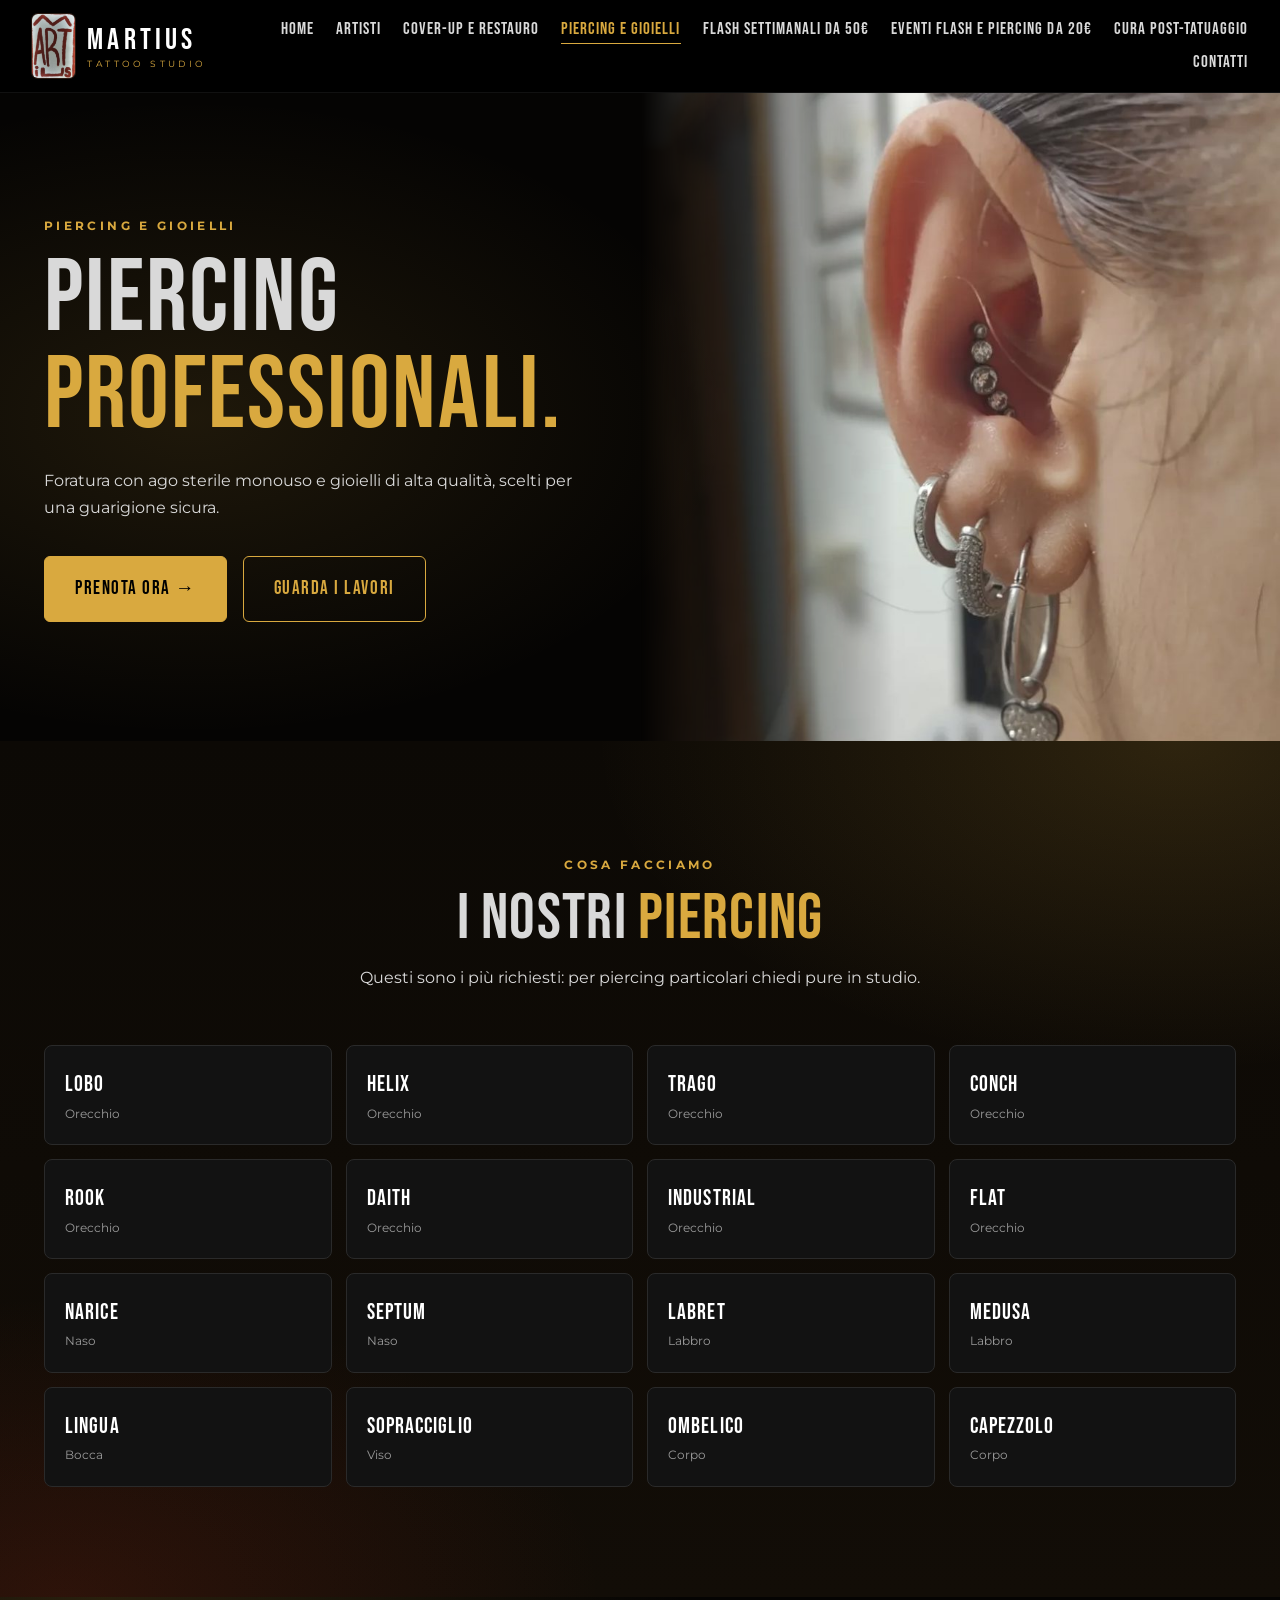
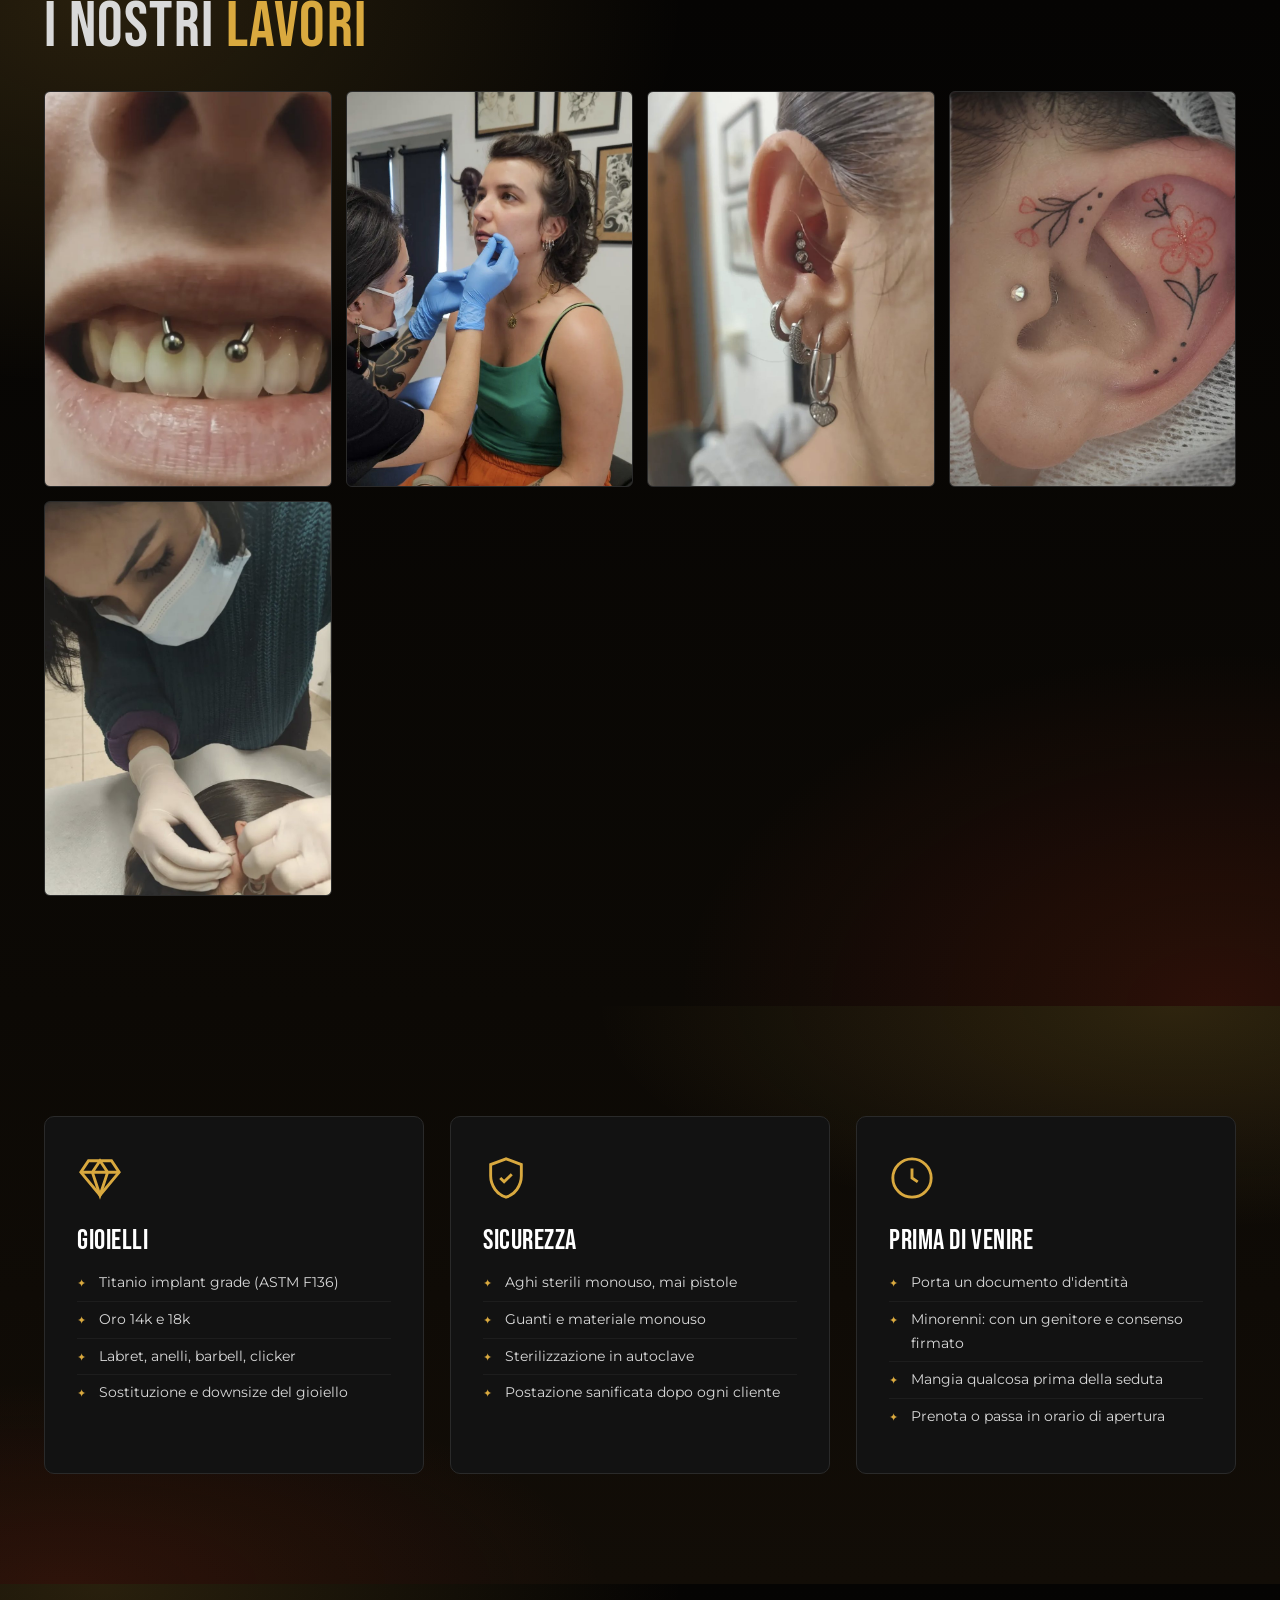
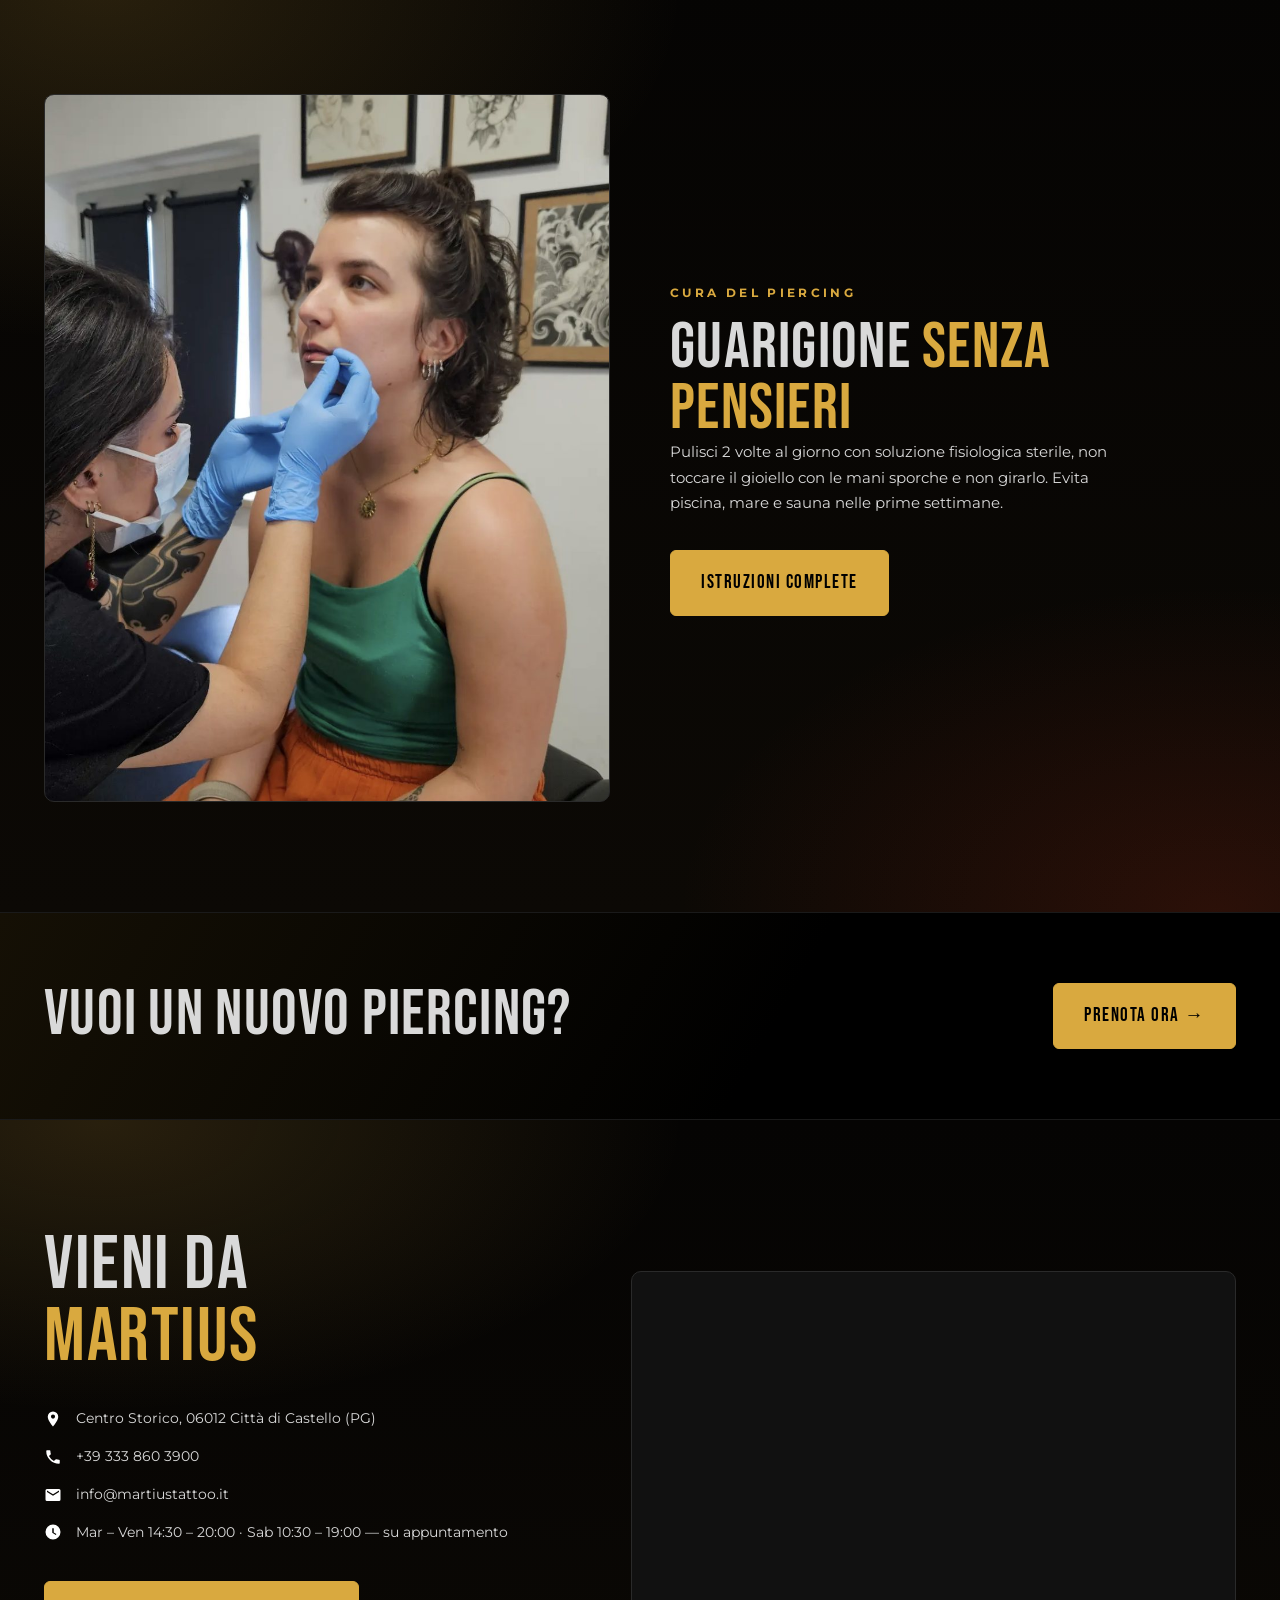
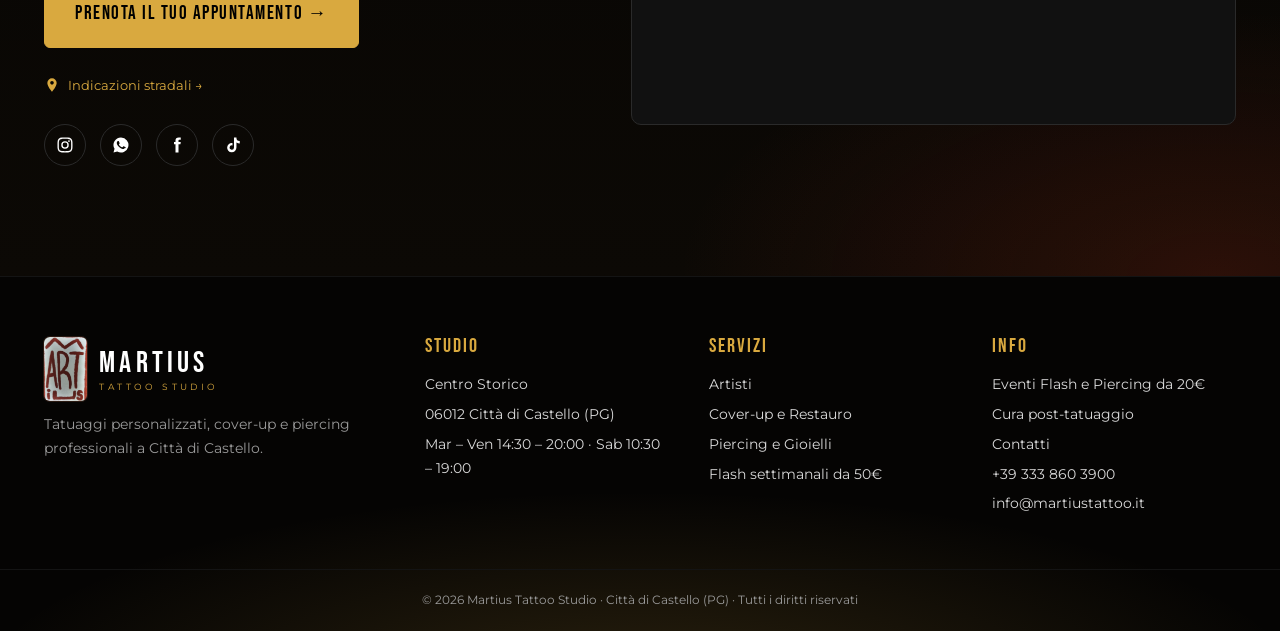
<file: piercing.html>
<!DOCTYPE html>
<html lang="it">
<head>
<meta charset="utf-8">
<meta name="viewport" content="width=device-width, initial-scale=1">
<title>Piercing e Gioielli | Martius Città di Castello</title>
<meta name="description" content="Piercing professionali a Città di Castello: orecchio, naso, labbro, ombelico. Gioielli in titanio implant grade e oro.">
<meta property="og:title" content="Piercing e Gioielli | Martius Città di Castello">
<meta property="og:description" content="Piercing professionali a Città di Castello: orecchio, naso, labbro, ombelico. Gioielli in titanio implant grade e oro.">
<meta property="og:image" content="img/martius-al-lavoro.jpg">
<link rel="icon" type="image/png" href="img/favicon.png">
<link rel="preconnect" href="https://fonts.googleapis.com">
<link rel="preconnect" href="https://fonts.gstatic.com" crossorigin>
<link href="https://fonts.googleapis.com/css2?family=Bebas+Neue&family=Montserrat:wght@400;500;600;700&display=swap" rel="stylesheet">
<link rel="stylesheet" href="css/style.css">
</head>
<body>
<header class="site-header">
  <div class="nav-wrap">
    <a href="index.html" class="logo" aria-label="Martius Tattoo Studio - Home">
      <img class="logo-img" src="img/logo-martius.png" alt="Logo Martius" width="171" height="253">
      <span class="logo-text">MARTIUS<small>TATTOO STUDIO</small></span>
    </a>
    <button class="burger" aria-label="Apri menu" aria-expanded="false"><span></span></button>
    <nav class="main-nav" aria-label="Menu principale">
      <ul>
        <li><a href="index.html">Home</a></li>
        <li><a href="artisti.html">Artisti</a></li>
        <li><a href="cover-up.html">Cover-up e Restauro</a></li>
        <li><a href="piercing.html" class="active" aria-current="page">Piercing e Gioielli</a></li>
        <li><a href="flash.html">Flash settimanali da 50€</a></li>
        <li><a href="eventi.html">Eventi Flash e Piercing da 20€</a></li>
        <li><a href="aftercare.html">Cura post-tatuaggio</a></li>
        <li><a href="contatti.html">Contatti</a></li>
      </ul>
    </nav>
  </div>
</header>
<main>
<section class="hero page-hero hero-side" style="background-image:url('img/piercing-orecchio.jpg')">
  <div class="container">
    <span class="eyebrow">Piercing e gioielli</span>
    <h1>PIERCING<br><span class="gold">PROFESSIONALI.</span></h1>
    <p class="lead">Foratura con ago sterile monouso e gioielli di alta qualità, scelti per una guarigione sicura.</p>
    <div class="hero-actions">
      <a href="contatti.html#prenota" class="btn btn-gold">PRENOTA ORA →</a>
      <a href="index.html#lavori" class="btn btn-outline">GUARDA I LAVORI</a>
    </div>
  </div>
</section>
<section class="section">
  <div class="container">
    <div class="section-head center reveal">
      <span class="eyebrow">Cosa facciamo</span>
      <h2>I NOSTRI <span class="gold">PIERCING</span></h2>
      <p class="lead">Questi sono i più richiesti: per piercing particolari chiedi pure in studio.</p>
    </div>
    <div class="piercing-list reveal"><div>Lobo<small>Orecchio</small></div><div>Helix<small>Orecchio</small></div><div>Trago<small>Orecchio</small></div><div>Conch<small>Orecchio</small></div><div>Rook<small>Orecchio</small></div><div>Daith<small>Orecchio</small></div><div>Industrial<small>Orecchio</small></div><div>Flat<small>Orecchio</small></div><div>Narice<small>Naso</small></div><div>Septum<small>Naso</small></div><div>Labret<small>Labbro</small></div><div>Medusa<small>Labbro</small></div><div>Lingua<small>Bocca</small></div><div>Sopracciglio<small>Viso</small></div><div>Ombelico<small>Corpo</small></div><div>Capezzolo<small>Corpo</small></div></div>
  </div>
</section>

<section class="section" style="padding-top:0">
  <div class="container">
    <h2 class="reveal" style="margin-bottom:34px">I NOSTRI <span class="gold">LAVORI</span></h2>
    <div class="gallery">
      <figure data-cat="piercing" data-full="img/piercing-smiley.jpg" aria-label="Piercing smiley" role="button" tabindex="0" style="background-image:url('img/piercing-smiley.jpg')"></figure>
      <figure data-cat="piercing studio" data-full="img/piercing-in-studio.jpg" aria-label="Piercing al labbro in studio" role="button" tabindex="0" style="background-image:url('img/piercing-in-studio.jpg')"></figure>
      <figure data-cat="piercing" data-full="img/piercing-orecchio.jpg" aria-label="Piercing multipli all'orecchio" role="button" tabindex="0" style="background-image:url('img/piercing-orecchio.jpg')"></figure>
      <figure data-cat="fine-line piercing" data-full="img/fine-line-orecchio.jpg" aria-label="Fine line floreale sull'orecchio con piercing" role="button" tabindex="0" style="background-image:url('img/fine-line-orecchio.jpg')"></figure>
      <figure data-cat="piercing studio" data-full="img/piercing-orecchio-lavoro.jpg" aria-label="Piercing all'orecchio in studio" role="button" tabindex="0" style="background-image:url('img/piercing-orecchio-lavoro.jpg')"></figure>
    </div>
  </div>
</section>

<section class="section">
  <div class="container grid-3">
    <div class="card reveal">
      <svg class="icon" viewBox="0 0 24 24"><path d="M6 3h12l4 6-10 12L2 9z"/><path d="M2 9h20M12 21 8 9l4-6 4 6z"/></svg>
      <h3>GIOIELLI</h3>
      <ul><li>Titanio implant grade (ASTM F136)</li><li>Oro 14k e 18k</li><li>Labret, anelli, barbell, clicker</li><li>Sostituzione e downsize del gioiello</li></ul>
    </div>
    <div class="card reveal">
      <svg class="icon" viewBox="0 0 24 24"><path d="M12 2 4 5v6c0 5 3.4 9.7 8 11 4.6-1.3 8-6 8-11V5z"/><path d="m9 12 2 2 4-4"/></svg>
      <h3>SICUREZZA</h3>
      <ul><li>Aghi sterili monouso, mai pistole</li><li>Guanti e materiale monouso</li><li>Sterilizzazione in autoclave</li><li>Postazione sanificata dopo ogni cliente</li></ul>
    </div>
    <div class="card reveal">
      <svg class="icon" viewBox="0 0 24 24"><circle cx="12" cy="12" r="10"/><path d="M12 7v5l3 2"/></svg>
      <h3>PRIMA DI VENIRE</h3>
      <ul><li>Porta un documento d'identità</li><li>Minorenni: con un genitore e consenso firmato</li><li>Mangia qualcosa prima della seduta</li><li>Prenota o passa in orario di apertura</li></ul>
    </div>
  </div>
</section>

<section class="section">
  <div class="container grid-2">
    <div class="split-img reveal" style="background-image:url('img/piercing-in-studio.jpg')"></div>
    <div class="split-text reveal">
      <span class="eyebrow">Cura del piercing</span>
      <h2>GUARIGIONE <span class="gold">SENZA PENSIERI</span></h2>
      <p>Pulisci 2 volte al giorno con soluzione fisiologica sterile, non toccare il gioiello con le mani sporche e non girarlo. Evita piscina, mare e sauna nelle prime settimane.</p>
      <a href="aftercare.html#piercing" class="btn btn-gold">ISTRUZIONI COMPLETE</a>
    </div>
  </div>
</section>
<section class="cta-band section tight">
  <div class="container">
    <h2>VUOI UN NUOVO PIERCING?</h2>
    <a href="contatti.html#prenota" class="btn btn-gold">PRENOTA ORA →</a>
  </div>
</section>
<section class="section" id="visita">
  <div class="container visit">
    <div class="reveal">
      <h2>VIENI DA<br><span class="gold">MARTIUS</span></h2>
      <ul class="contact-list">
        <li><svg viewBox="0 0 24 24"><path d="M12 2a7 7 0 0 0-7 7c0 5.2 7 13 7 13s7-7.8 7-13a7 7 0 0 0-7-7zm0 9.5A2.5 2.5 0 1 1 12 6a2.5 2.5 0 0 1 0 5.5z"/></svg><span>Centro Storico, 06012 Città di Castello (PG)</span></li>
        <li><svg viewBox="0 0 24 24"><path d="M6.6 10.8a15.1 15.1 0 0 0 6.6 6.6l2.2-2.2a1 1 0 0 1 1-.25 11.4 11.4 0 0 0 3.6.57 1 1 0 0 1 1 1V20a1 1 0 0 1-1 1A17 17 0 0 1 3 4a1 1 0 0 1 1-1h3.5a1 1 0 0 1 1 1c0 1.25.2 2.45.57 3.57a1 1 0 0 1-.25 1z"/></svg><a href="tel:+393338603900">+39 333 860 3900</a></li>
        <li><svg viewBox="0 0 24 24"><path d="M20 4H4a2 2 0 0 0-2 2v12a2 2 0 0 0 2 2h16a2 2 0 0 0 2-2V6a2 2 0 0 0-2-2zm0 4-8 5-8-5V6l8 5 8-5z"/></svg><a href="mailto:info@martiustattoo.it">info@martiustattoo.it</a></li>
        <li><svg viewBox="0 0 24 24"><path d="M12 2a10 10 0 1 0 0 20 10 10 0 0 0 0-20zm1 10.6 3.5 2.1-.8 1.3L11 13V7h2z"/></svg><span>Mar – Ven 14:30 – 20:00 · Sab 10:30 – 19:00 — su appuntamento</span></li>
      </ul>
      <a href="contatti.html#prenota" class="btn btn-gold">PRENOTA IL TUO APPUNTAMENTO →</a><br>
      <a href="https://www.google.com/maps/dir/?api=1&destination=Citt%C3%A0+di+Castello+PG" target="_blank" rel="noopener" class="directions"><svg viewBox="0 0 24 24"><path d="M12 2a7 7 0 0 0-7 7c0 5.2 7 13 7 13s7-7.8 7-13a7 7 0 0 0-7-7zm0 9.5A2.5 2.5 0 1 1 12 6a2.5 2.5 0 0 1 0 5.5z"/></svg> Indicazioni stradali →</a>
      <div class="socials">
        <a href="https://www.instagram.com/martius_tattoo_studio/" target="_blank" rel="noopener" aria-label="Instagram"><svg viewBox="0 0 24 24"><path d="M12 7a5 5 0 1 0 0 10 5 5 0 0 0 0-10zm0 8.2a3.2 3.2 0 1 1 0-6.4 3.2 3.2 0 0 1 0 6.4zM17.3 5.5a1.2 1.2 0 1 0 0 2.4 1.2 1.2 0 0 0 0-2.4zM12 2c-2.7 0-3 0-4.1.06C4.3 2.2 2.2 4.3 2.06 7.9 2 9 2 9.3 2 12s0 3 .06 4.1c.16 3.6 2.24 5.7 5.84 5.84C9 22 9.3 22 12 22s3 0 4.1-.06c3.6-.16 5.7-2.24 5.84-5.84C22 15 22 14.7 22 12s0-3-.06-4.1C21.8 4.3 19.7 2.2 16.1 2.06 15 2 14.7 2 12 2zm0 1.8c2.67 0 2.98 0 4.04.06 2.7.12 3.97 1.4 4.1 4.1.05 1.05.06 1.37.06 4.04s0 2.98-.06 4.04c-.13 2.7-1.4 3.97-4.1 4.1-1.06.05-1.37.06-4.04.06s-2.98 0-4.04-.06c-2.7-.13-3.97-1.4-4.1-4.1C3.8 14.98 3.8 14.67 3.8 12s0-2.98.06-4.04c.13-2.7 1.4-3.97 4.1-4.1C9.02 3.8 9.33 3.8 12 3.8z"/></svg></a>
        <a href="https://wa.me/393338603900" target="_blank" rel="noopener" aria-label="WhatsApp"><svg viewBox="0 0 24 24"><path d="M12 2a10 10 0 0 0-8.6 15.1L2 22l5-1.3A10 10 0 1 0 12 2zm5.3 14.1c-.2.6-1.3 1.2-1.8 1.2-.5.1-1 .1-3.3-.8-2.8-1.2-4.6-4-4.7-4.2-.1-.2-1.1-1.5-1.1-2.9s.7-2 1-2.3c.2-.3.5-.3.7-.3h.5c.2 0 .4 0 .6.5l.9 2.1c.1.2.1.4 0 .5l-.3.5-.4.5c-.1.1-.3.3-.1.6.2.3.8 1.3 1.7 2.1 1.2 1 2.1 1.4 2.4 1.5.3.1.5.1.6-.1l.9-1.1c.2-.3.4-.2.7-.1l2 1c.3.1.5.2.5.3.1.2.1.6-.1 1.1z"/></svg></a>
        <a href="#" aria-label="Facebook"><svg viewBox="0 0 24 24"><path d="M14 8V6.2c0-.8.2-1.2 1.4-1.2H17V2h-2.6C11.3 2 10 3.5 10 6v2H8v3h2v11h4V11h2.6l.4-3z"/></svg></a>
        <a href="#" aria-label="TikTok"><svg viewBox="0 0 24 24"><path d="M16.6 2h-3.3v13.4a2.9 2.9 0 1 1-2-2.75V9.3a6.2 6.2 0 1 0 5.3 6.1V8.6a7.6 7.6 0 0 0 4.4 1.4V6.7a4.4 4.4 0 0 1-4.4-4.7z"/></svg></a>
      </div>
    </div>
    <div class="map reveal">
      <iframe src="https://maps.google.com/maps?q=Citt%C3%A0+di+Castello+PG&z=15&output=embed" loading="lazy" title="Mappa Martius Tattoo Studio, Città di Castello" referrerpolicy="no-referrer-when-downgrade"></iframe>
    </div>
  </div>
</section>
</main>
<footer class="site-footer">
  <div class="container footer-grid">
    <div>
      <a href="index.html" class="logo"><img class="logo-img" src="img/logo-martius.png" alt="Logo Martius" width="171" height="253"><span class="logo-text">MARTIUS<small>TATTOO STUDIO</small></span></a>
      <p class="sub">Tatuaggi personalizzati, cover-up e piercing professionali a Città di Castello.</p>
    </div>
    <div><h4>STUDIO</h4><ul><li>Centro Storico</li><li>06012 Città di Castello (PG)</li><li>Mar – Ven 14:30 – 20:00 · Sab 10:30 – 19:00</li></ul></div>
    <div><h4>SERVIZI</h4><ul><li><a href="artisti.html">Artisti</a></li><li><a href="cover-up.html">Cover-up e Restauro</a></li><li><a href="piercing.html">Piercing e Gioielli</a></li><li><a href="flash.html">Flash settimanali da 50€</a></li></ul></div>
    <div><h4>INFO</h4><ul><li><a href="eventi.html">Eventi Flash e Piercing da 20€</a></li><li><a href="aftercare.html">Cura post-tatuaggio</a></li><li><a href="contatti.html">Contatti</a></li><li><a href="tel:+393338603900">+39 333 860 3900</a></li><li><a href="mailto:info@martiustattoo.it">info@martiustattoo.it</a></li></ul></div>
  </div>
  <div class="footer-bottom">© <span class="year">2026</span> Martius Tattoo Studio · Città di Castello (PG) · Tutti i diritti riservati</div>
</footer>
<script src="js/main.js"></script>
</body>
</html>
</file>
<file: css/style.css>
/* =========================================================
   MARTIUS TATTOO STUDIO — stile principale
   Palette: nero, grigio chiaro, oro
   ========================================================= */
:root {
  --black: #000;
  --ink: #0b0b0b;
  --card: #121212;
  --line: #2a2a2a;
  --text: #d9d9d9;
  --muted: #9a9a9a;
  --gold: #d9a93f;
  --gold-dark: #b98b26;
  --white: #fff;
  --head: "Bebas Neue", "Oswald", Impact, sans-serif;
  --body: "Montserrat", "Poppins", Arial, sans-serif;
  --max: 1240px;
  --radius: 10px;
}

* { box-sizing: border-box; margin: 0; padding: 0; }
html { scroll-behavior: smooth; }
html, body { overflow-x: hidden; }
body {
  background: var(--black);
  color: var(--text);
  font-family: var(--body);
  font-size: 15px;
  line-height: 1.7;
  -webkit-font-smoothing: antialiased;
}
img { max-width: 100%; display: block; }
a { color: inherit; text-decoration: none; }
ul { list-style: none; }

h1, h2, h3, h4 {
  font-family: var(--head);
  font-weight: 400;
  letter-spacing: .02em;
  line-height: .95;
  color: var(--text);
}
h1 { font-size: clamp(64px, 9vw, 120px); }
h2 { font-size: clamp(40px, 5vw, 64px); }
h3 { font-size: 28px; }
.gold { color: var(--gold); }

.container { width: 100%; max-width: var(--max); margin: 0 auto; padding: 0 24px; }
.section { padding: 110px 0; }
.section.tight { padding: 70px 0; }
.center { text-align: center; }

.eyebrow {
  display: inline-block;
  font-family: var(--body);
  font-size: 12px;
  font-weight: 700;
  letter-spacing: .28em;
  text-transform: uppercase;
  color: var(--gold);
  margin-bottom: 14px;
}
.lead { color: var(--text); font-size: 16px; max-width: 560px; }
.sub { color: var(--muted); margin-top: 12px; }
.section-head { margin-bottom: 54px; }
.section-head.center .lead { margin: 14px auto 0; }

/* ---------- Pulsanti ---------- */
.btn {
  display: inline-flex; align-items: center; gap: 8px;
  font-family: var(--head);
  font-size: 19px;
  letter-spacing: .08em;
  padding: 16px 30px;
  border-radius: 6px;
  border: 1px solid var(--gold);
  transition: .25s ease;
  cursor: pointer;
}
.btn-gold { background: var(--gold); color: #000; }
.btn-gold:hover { background: var(--gold-dark); border-color: var(--gold-dark); }
.btn-outline { background: transparent; color: var(--gold); }
.btn-outline:hover { background: var(--gold); color: #000; }
.link-gold {
  font-family: var(--head); font-size: 18px; letter-spacing: .08em;
  color: var(--gold); border-bottom: 2px solid var(--gold);
}
.link-gold:hover { color: var(--white); border-color: var(--white); }

/* ---------- Header / menu ---------- */
.site-header {
  position: sticky; top: 0; z-index: 100;
  background: #000;
  border-bottom: 1px solid #111;
}
.nav-wrap {
  max-width: 1440px; margin: 0 auto;
  display: flex; align-items: center; justify-content: space-between;
  padding: 14px 32px; gap: 30px;
}
.logo { display: flex; align-items: center; gap: 12px; flex-shrink: 0; }
.logo-mark {
  width: 58px; height: 58px; border-radius: 8px;
  background: #fff;
  display: grid; place-items: center;
}
.logo-mark svg { width: 40px; height: 40px; }
.logo-img { height: 64px; width: auto; border-radius: 6px; box-shadow: 0 0 0 1px #2a1a12; }
.logo-text { font-family: var(--head); font-size: 30px; letter-spacing: .14em; color: var(--white); line-height: 1; }
.logo-text small { display: block; font-family: var(--body); font-size: 9px; letter-spacing: .38em; color: var(--gold); margin-top: 4px; }

.main-nav ul { display: flex; flex-wrap: wrap; justify-content: flex-end; gap: 4px 22px; }
.main-nav a {
  font-family: var(--head);
  font-size: 17px;
  letter-spacing: .06em;
  color: var(--text);
  padding: 4px 0;
  border-bottom: 1px solid transparent;
  transition: .2s;
}
.main-nav a:hover { color: var(--gold); }
.main-nav a.active { color: var(--gold); border-bottom-color: var(--gold); }

.burger { display: none; background: none; border: 0; cursor: pointer; width: 40px; height: 40px; position: relative; }
.burger span, .burger::before, .burger::after {
  content: ""; position: absolute; left: 8px; right: 8px; height: 2px; background: var(--text); transition: .3s;
}
.burger::before { top: 12px; } .burger span { top: 19px; } .burger::after { top: 26px; }
.nav-open .burger::before { top: 19px; transform: rotate(45deg); }
.nav-open .burger::after { top: 19px; transform: rotate(-45deg); }
.nav-open .burger span { opacity: 0; }

/* ---------- Hero ---------- */
.hero {
  position: relative; min-height: 88vh;
  display: flex; align-items: center;
  background: #000 center/cover no-repeat;
  overflow: hidden;
}
/* foto a tutto schermo: scura a sinistra per il testo, tono caldo */
.hero::before {
  content: ""; position: absolute; inset: 0; z-index: 1;
  background:
    linear-gradient(90deg, rgba(0,0,0,.94) 0%, rgba(0,0,0,.78) 32%, rgba(0,0,0,.25) 62%, rgba(0,0,0,.15) 100%),
    linear-gradient(0deg, rgba(0,0,0,.7) 0%, transparent 35%),
    linear-gradient(rgba(90,45,5,.22), rgba(90,45,5,.22));
}
@media (max-width: 1000px) {
  /* mobile: velo leggero, la foto resta visibile; più scuro solo in basso */
  .hero::before { background: linear-gradient(0deg, rgba(0,0,0,.85) 0%, rgba(0,0,0,.35) 45%, rgba(0,0,0,.15) 100%); }
  .hero h1, .hero .tagline { text-shadow: 0 2px 18px rgba(0,0,0,.7); }
  .hero .tagline { margin-bottom: 30px; }

}
.hero .container { position: relative; z-index: 2; padding-top: 60px; padding-bottom: 60px; }
.hero h1 { margin-bottom: 22px; }
.hero .tagline { font-weight: 600; color: var(--white); margin-bottom: 34px; }
.hero .lead { margin-bottom: 34px; }
.hero-actions { display: flex; gap: 16px; flex-wrap: wrap; }
.hero-info { display: flex; flex-wrap: wrap; gap: 26px 44px; margin-top: 46px; }
.hero-info div { display: flex; align-items: center; gap: 12px; font-size: 13px; line-height: 1.4; color: var(--white); }
.hero-info svg { width: 20px; height: 20px; fill: var(--gold); flex-shrink: 0; }

.page-hero { min-height: 72vh; }
.page-hero h1 { font-size: clamp(56px, 8vw, 104px); }

/* ---------- Card servizi ---------- */
.grid-4 { display: grid; grid-template-columns: repeat(4, 1fr); gap: 26px; }
.grid-3 { display: grid; grid-template-columns: repeat(3, 1fr); gap: 26px; }
.grid-2 { display: grid; grid-template-columns: 1fr 1fr; gap: 60px; align-items: center; }

.service-card {
  position: relative; aspect-ratio: 3/3.4; border-radius: var(--radius); overflow: hidden;
  display: flex; align-items: flex-end; padding: 26px;
  background: #111 center/cover no-repeat;
  border: 1px solid var(--line);
  transition: transform .35s ease;
}
.service-card:hover { transform: translateY(-6px); }
.service-card::before {
  content: ""; position: absolute; inset: 0;
  background: linear-gradient(0deg, rgba(0,0,0,.95) 10%, rgba(0,0,0,.45) 60%, rgba(0,0,0,.25));
}
.service-card > * { position: relative; }
.service-card h3 { font-size: 26px; color: var(--white); }
.service-card p { font-size: 13px; color: var(--text); margin: 6px 0 14px; line-height: 1.5; }
.service-card .link-gold { font-size: 16px; }
.service-card.flash-bg { background: radial-gradient(circle at 30% 20%, #262626, #0a0a0a 70%); }
.service-card.flash-bg .flash-icons { position: absolute; inset: 18px 18px auto 18px; display: grid; grid-template-columns: repeat(4,1fr); gap: 10px; opacity: .55; }
.service-card.flash-bg .flash-icons svg { width: 100%; height: 44px; stroke: var(--text); }
.service-card.event-bg { background: linear-gradient(135deg, #1b1305, #000 65%); }
.event-badge {
  position: absolute !important; top: 22px; left: 22px;
  font-family: var(--head); font-size: 76px; line-height: .85; color: var(--gold);
}
.event-badge small { display: block; font-size: 30px; color: var(--text); }

/* ---------- Split / cover up ---------- */
.split-img { border-radius: var(--radius); overflow: hidden; aspect-ratio: 4/5; background: #111 center/cover; border: 1px solid var(--line); }
.big-title { font-size: clamp(64px, 8vw, 110px); }
.split-text .tagline { font-weight: 700; color: var(--white); margin: 18px 0 12px; }
.split-text p { margin-bottom: 34px; max-width: 470px; }

/* ---------- Artisti ---------- */
.artists-track {
  display: flex; gap: 22px; overflow-x: auto; scroll-snap-type: x mandatory;
  padding-bottom: 14px; scrollbar-width: thin; scrollbar-color: var(--gold) #111;
}
.artist-card {
  flex: 0 0 280px; scroll-snap-align: start;
  position: relative; aspect-ratio: 1; border-radius: var(--radius); overflow: hidden;
  background: #111 center/cover; border: 1px solid var(--line);
  display: flex; align-items: flex-end; padding: 18px;
}
.artist-card::before { content: ""; position: absolute; inset: 0; background: linear-gradient(0deg, rgba(0,0,0,.92), transparent 65%); }
.artist-card > div { position: relative; }
.artist-card h3 { font-size: 30px; color: var(--white); display: inline; margin-right: 8px; }
.artist-card .styles { font-size: 11px; color: var(--muted); }
.artist-card .link-gold { display: inline-block; margin-top: 6px; font-size: 16px; }
.track-controls { display: flex; justify-content: center; gap: 12px; margin-top: 26px; }
.track-controls button {
  width: 46px; height: 46px; border-radius: 50%; border: 1px solid var(--gold);
  background: transparent; color: var(--gold); font-size: 20px; cursor: pointer; transition: .2s;
}
.track-controls button:hover { background: var(--gold); color: #000; }

/* Pagina artisti */
.artist-row { display: grid; grid-template-columns: 380px 1fr; gap: 50px; align-items: center; padding: 50px 0; border-bottom: 1px solid var(--line); }
.artist-row:last-child { border-bottom: 0; }
.artist-row .split-img { aspect-ratio: 1; }
.tags { display: flex; flex-wrap: wrap; gap: 8px; margin: 16px 0 22px; }
.tags span { font-size: 11px; font-weight: 600; letter-spacing: .14em; text-transform: uppercase; border: 1px solid var(--line); padding: 6px 12px; border-radius: 30px; color: var(--text); }

/* ---------- Galleria ---------- */
.gallery-head { display: flex; justify-content: space-between; align-items: flex-end; flex-wrap: wrap; gap: 20px; margin-bottom: 40px; }
.filters { display: flex; flex-wrap: wrap; gap: 6px; }
.filters button {
  font-family: var(--head); font-size: 15px; letter-spacing: .08em;
  background: transparent; color: var(--white); border: 0; padding: 6px 12px; border-radius: 3px; cursor: pointer;
}
.filters button.active, .filters button:hover { background: var(--gold); color: #000; }
.gallery { display: grid; grid-template-columns: repeat(4, 1fr); gap: 14px; }
.gallery figure {
  aspect-ratio: 4/5.5; border-radius: 6px; overflow: hidden; background: #111 center/cover; cursor: zoom-in;
  transition: opacity .3s, transform .3s; border: 1px solid var(--line);
}
.gallery figure:hover { transform: scale(1.02); }
.gallery figure.hide { display: none; }

.lightbox { position: fixed; inset: 0; z-index: 300; background: rgba(0,0,0,.94); display: none; place-items: center; padding: 30px; cursor: zoom-out; }
.lightbox.open { display: grid; }
.lightbox img { max-height: 88vh; border-radius: 8px; }

/* ---------- Card generiche ---------- */
.card {
  background: var(--card); border: 1px solid var(--line); border-radius: var(--radius);
  padding: 38px 32px; transition: border-color .3s;
}
.card:hover { border-color: var(--gold); }
.card .icon { width: 46px; height: 46px; fill: none; stroke: var(--gold); stroke-width: 1.5; margin-bottom: 20px; }
.card h3 { margin-bottom: 10px; color: var(--white); }
.card p, .card li { font-size: 14px; }
.card ul li { padding: 6px 0 6px 22px; position: relative; border-bottom: 1px solid #1d1d1d; }
.card ul li:last-child { border: 0; }
.card ul li::before { content: "✦"; color: var(--gold); position: absolute; left: 0; font-size: 11px; top: 9px; }
.card ul.contact-list li { padding-left: 0; }
.card ul.contact-list li::before { content: none; }
.num { font-family: var(--head); font-size: 54px; color: var(--gold); line-height: 1; margin-bottom: 10px; }

/* Piercing list */
.piercing-list { display: grid; grid-template-columns: repeat(4, 1fr); gap: 14px; }
.piercing-list div {
  background: var(--card); border: 1px solid var(--line); border-radius: 8px; padding: 20px;
  font-family: var(--head); font-size: 22px; letter-spacing: .05em; color: var(--white);
}
.piercing-list div small { display: block; font-family: var(--body); font-size: 12px; color: var(--muted); letter-spacing: 0; }

/* Flash grid */
.flash-grid { display: grid; grid-template-columns: repeat(4, 1fr); gap: 18px; }
.flash-item {
  background: #f1ebdd; border-radius: 6px; aspect-ratio: 1; position: relative;
  display: grid; place-items: center; padding: 30px; border: 6px solid #111;
}
.flash-item svg { width: 70%; height: 70%; stroke: #111; stroke-width: 3; fill: none; stroke-linecap: round; stroke-linejoin: round; }
.flash-item .fill-red { fill: #b3261e; }
.flash-item .fill-gold { fill: var(--gold); }
.flash-item span {
  position: absolute; top: 10px; left: 12px; font-family: var(--head); font-size: 18px; color: #111;
}
.flash-item em {
  position: absolute; bottom: 10px; right: 12px; font-style: normal; font-family: var(--head); font-size: 18px;
  background: #111; color: var(--gold); padding: 2px 10px; border-radius: 3px;
}

/* Eventi */
.event-card { display: grid; grid-template-columns: 140px 1fr auto; gap: 30px; align-items: center; }
.event-date { text-align: center; border-right: 1px solid var(--line); padding-right: 24px; }
.event-date b { display: block; font-family: var(--head); font-size: 58px; color: var(--gold); line-height: 1; font-weight: 400; }
.event-date span { font-size: 12px; letter-spacing: .2em; text-transform: uppercase; color: var(--muted); }

/* Aftercare */
.steps { counter-reset: s; }
.steps li { counter-increment: s; position: relative; padding: 18px 0 18px 64px; border-bottom: 1px solid var(--line); }
.steps li::before {
  content: counter(s, decimal-leading-zero); position: absolute; left: 0; top: 14px;
  font-family: var(--head); font-size: 36px; color: var(--gold);
}
.steps li strong { color: var(--white); display: block; font-weight: 600; }
.notice { border-left: 3px solid var(--gold); background: #111; padding: 22px 26px; border-radius: 0 8px 8px 0; margin-top: 40px; }

/* ---------- Visita / contatti ---------- */
.visit { display: grid; grid-template-columns: 1fr 1.15fr; gap: 60px; align-items: center; }
.visit h2 { font-size: clamp(48px, 6vw, 76px); margin-bottom: 26px; }
.contact-list li { display: flex; gap: 14px; align-items: center; padding: 7px 0; font-size: 14px; }
.contact-list svg { width: 18px; height: 18px; fill: var(--white); flex-shrink: 0; }
.contact-list a:hover { color: var(--gold); }
.visit .btn { margin-top: 30px; }
.directions { display: inline-flex; gap: 8px; align-items: center; margin-top: 26px; color: var(--gold); font-size: 13px; }
.directions svg { width: 16px; height: 16px; fill: var(--gold); }
.map {
  border-radius: var(--radius); overflow: hidden; border: 1px solid var(--line);
  aspect-ratio: 4/3; background: #111;
}
.map iframe { width: 100%; height: 100%; border: 0; filter: grayscale(1) invert(.92) contrast(.9); }
.socials { display: flex; gap: 14px; margin-top: 24px; }
.socials a {
  width: 42px; height: 42px; border-radius: 50%; border: 1px solid var(--line);
  display: grid; place-items: center; transition: .2s;
}
.socials a:hover { border-color: var(--gold); }
.socials svg { width: 18px; height: 18px; fill: var(--white); }

/* Form */
.form { display: grid; grid-template-columns: 1fr 1fr; gap: 16px; }
.form .full { grid-column: 1 / -1; }
.form label { display: block; font-size: 11px; font-weight: 700; letter-spacing: .2em; text-transform: uppercase; color: var(--muted); margin-bottom: 6px; }
.form input, .form select, .form textarea {
  width: 100%; background: #0e0e0e; border: 1px solid var(--line); border-radius: 6px;
  color: var(--white); font: inherit; padding: 13px 14px; transition: border-color .2s;
}
.form input:focus, .form select:focus, .form textarea:focus { outline: 0; border-color: var(--gold); }
.form textarea { min-height: 130px; resize: vertical; }
.form .check { display: flex; gap: 10px; align-items: flex-start; font-size: 12px; color: var(--muted); }
.form .check input { width: auto; margin-top: 4px; }

/* ---------- CTA band ---------- */
.cta-band { background: linear-gradient(120deg, #151005, #000 60%); border-top: 1px solid #1a1a1a; border-bottom: 1px solid #1a1a1a; }
.cta-band .container { display: flex; justify-content: space-between; align-items: center; gap: 30px; flex-wrap: wrap; }

/* ---------- Footer ---------- */
.site-footer { border-top: 1px solid #141414; padding: 60px 0 0; font-size: 14px; }
.footer-grid { display: grid; grid-template-columns: 1.4fr 1fr 1fr 1fr; gap: 40px; padding-bottom: 50px; }
.footer-grid h4 { font-size: 20px; color: var(--gold); margin-bottom: 14px; letter-spacing: .1em; }
.footer-grid li { padding: 3px 0; }
.footer-grid a:hover { color: var(--gold); }
.footer-bottom { border-top: 1px solid #141414; padding: 20px 0; text-align: center; font-size: 12px; color: var(--muted); }


/* ---------- Pagina After Care ---------- */
.red { color: #e0352b; }
.ac-section { padding: 70px 0 80px; background: #0a0a0a; }
.ac-head { display: flex; align-items: center; gap: 18px; }
.ac-head h2 { font-family: var(--body); font-weight: 800; font-size: clamp(30px, 3.6vw, 44px); letter-spacing: 0; white-space: nowrap; }
.ac-line { flex: 1; max-width: 520px; height: 1px; background: var(--gold); position: relative; }
.ac-line::before, .ac-line::after {
  content: ""; position: absolute; top: -4px; width: 7px; height: 7px; border: 1px solid var(--gold); transform: rotate(45deg); background: #0a0a0a;
}
.ac-line::before { left: -4px; } .ac-line::after { right: -4px; }
.ac-sub { margin: 10px 0 34px; color: var(--text); }
.ac-row { display: grid; grid-template-columns: 1.1fr repeat(4, 1fr); gap: 18px; }
.ac-photo { border-radius: 4px; background: #151515 center/cover; min-height: 250px; border: 1px solid #3a2e14; }
.ac-step {
  border: 1px solid #5b4718; border-radius: 4px; padding: 22px 18px; text-align: center;
  background: linear-gradient(180deg, #121212, #0b0b0b);
}
.ac-step-top { display: flex; align-items: center; justify-content: center; gap: 22px; margin-bottom: 18px; }
.ac-num {
  width: 30px; height: 30px; border-radius: 50%; background: var(--gold); color: #000;
  display: grid; place-items: center; font-weight: 700; font-size: 14px;
}
.ac-ic { width: 36px; height: 36px; fill: none; stroke: var(--gold); stroke-width: 1.4; stroke-linecap: round; stroke-linejoin: round; }
.ac-ic.big { width: 46px; height: 46px; }
.ac-step h4 { font-family: var(--body); font-weight: 800; font-size: 14px; letter-spacing: .02em; color: var(--white); margin-bottom: 10px; }
.ac-step p { font-size: 13.5px; line-height: 1.6; color: var(--text); }

.ac-avoid {
  padding: 46px 0 50px;
  background: radial-gradient(ellipse at 50% 55%, rgba(217,169,63,.28), transparent 60%), linear-gradient(180deg, #120e05, #0b0802);
  border-top: 1px solid #2b2210; border-bottom: 1px solid #2b2210;
}
.ac-avoid h2 { font-size: clamp(30px, 3.4vw, 42px); margin-bottom: 26px; }
.avoid-grid { display: grid; grid-template-columns: repeat(6, 1fr); }
.avoid-grid > div { text-align: center; padding: 6px 12px; border-left: 1px solid rgba(217,169,63,.25); }
.avoid-grid > div:first-child { border-left: 0; }
.avoid-grid p { font-size: 13.5px; line-height: 1.45; margin-top: 12px; color: var(--white); }

.ac-bottom { position: relative; overflow: hidden; background: #0b0b0b; padding: 60px 0; border-bottom: 1px solid #1a1a1a; }
.ac-warn-bg {
  position: absolute; top: 0; right: 0; bottom: 0; width: 45%; background: center/cover no-repeat;
  -webkit-mask-image: linear-gradient(90deg, transparent, #000 65%); mask-image: linear-gradient(90deg, transparent, #000 65%);
  opacity: .55;
}
.ac-split { position: relative; display: grid; grid-template-columns: 1fr 1fr; gap: 50px; }
.ac-split > div:first-child { border-right: 1px solid #2a2a2a; padding-right: 40px; }
.ac-small-head {
  font-family: var(--body); font-weight: 800; font-size: 22px; letter-spacing: 0; color: var(--white);
  display: inline-block; padding-bottom: 8px; border-bottom: 1px solid var(--gold); margin-bottom: 30px;
}
.heal-grid { display: grid; grid-template-columns: repeat(6, 1fr); gap: 10px; text-align: center; }
.heal-grid b { display: block; color: var(--white); font-size: 14px; margin-top: 8px; }
.heal-grid span { font-size: 12.5px; color: var(--muted); }
.ac-warn h3 {
  font-size: 32px; display: flex; align-items: center; gap: 12px; margin-bottom: 20px; color: var(--white);
}
.ac-warn h3 .red { margin-left: .25em; }
.ac-tri .ac-ic { stroke: #e0352b; stroke-width: 2.2; width: 30px; height: 30px; }
.ac-warn li { display: flex; gap: 12px; align-items: center; padding: 5px 0; font-size: 14px; color: var(--white); }
.ac-check {
  width: 20px; height: 20px; border-radius: 50%; background: var(--gold); color: #000;
  display: grid; place-items: center; font-size: 12px; font-weight: 800; flex-shrink: 0;
}
.ac-warn p { margin-top: 16px; font-size: 13px; color: var(--muted); }
.ac-warn p strong { color: var(--white); }

@media (max-width: 1000px) {
  .ac-row { grid-template-columns: repeat(2, 1fr); }
  .ac-photo { grid-column: 1 / -1; min-height: 220px; }
  .avoid-grid, .heal-grid { grid-template-columns: repeat(3, 1fr); row-gap: 26px; }
  .avoid-grid > div:nth-child(4) { border-left: 0; }
  .ac-split { grid-template-columns: 1fr; }
  .ac-split > div:first-child { border-right: 0; padding-right: 0; }
  .ac-warn-bg { width: 100%; opacity: .2; }
  .ac-head h2 { white-space: normal; }
}
@media (max-width: 600px) {
  .ac-row { grid-template-columns: 1fr; }
  .avoid-grid, .heal-grid { grid-template-columns: repeat(2, 1fr); }
  .avoid-grid > div { border-left: 0; }
  .ac-warn h3 { font-size: 26px; flex-wrap: wrap; }
}

/* ---------- Card servizi con foto ---------- */
.service-card { background-size: cover; background-position: center; }
.service-card::before { background: linear-gradient(0deg, rgba(0,0,0,.92) 8%, rgba(0,0,0,.35) 55%, rgba(0,0,0,.05)); }
.event-card-img::after {
  content: ""; position: absolute; inset: 0; pointer-events: none;
  background: linear-gradient(180deg, rgba(0,0,0,.65) 0%, transparent 38%);
}
.event-card-img .event-badge { z-index: 1; font-size: 96px; text-shadow: 0 2px 18px rgba(0,0,0,.9), 0 0 30px rgba(217,169,63,.35); }
.event-card-img .event-badge small { font-size: 28px; letter-spacing: .04em; color: var(--white); }

/* ---------- Hero con foto affiancata (es. pagina Piercing) ---------- */
.hero.hero-side { background-color: #050403; background-size: 0 0; }
.hero.hero-side::after {
  content: ""; position: absolute; top: 0; right: 0; bottom: 0; width: 50%; z-index: 0;
  background-image: inherit; background-size: cover; background-position: center 35%; background-repeat: no-repeat;
  -webkit-mask-image: linear-gradient(90deg, transparent 0%, #000 40%);
  mask-image: linear-gradient(90deg, transparent 0%, #000 40%);
}
.hero.hero-side::before {
  background: radial-gradient(ellipse 60% 70% at 15% 50%, rgba(217,169,63,.12), transparent 70%);
}
@media (max-width: 1000px) {
  .hero.hero-side::after { width: 100%; -webkit-mask-image: none; mask-image: none; }
  .hero.hero-side::before { background: linear-gradient(0deg, rgba(0,0,0,.92) 0%, rgba(0,0,0,.55) 50%, rgba(0,0,0,.25) 100%); }
}

/* ---------- Gradienti sulle zone nere ---------- */
main > section.section:not(.cta-band) {
  background:
    radial-gradient(ellipse 65% 55% at 8% 0%, rgba(217,169,63,.17), transparent 70%),
    radial-gradient(ellipse 60% 50% at 95% 100%, rgba(170,45,22,.20), transparent 70%),
    linear-gradient(180deg, #050403, #0c0905);
}
main > section.section:not(.cta-band):nth-of-type(even) {
  background:
    radial-gradient(ellipse 65% 55% at 92% 0%, rgba(217,169,63,.17), transparent 70%),
    radial-gradient(ellipse 60% 50% at 5% 100%, rgba(170,45,22,.18), transparent 70%),
    linear-gradient(180deg, #0c0905, #120d07);
}
.ac-section {
  background:
    radial-gradient(ellipse 55% 65% at 100% 50%, rgba(217,169,63,.14), transparent 70%),
    radial-gradient(ellipse 45% 55% at 0% 100%, rgba(170,45,22,.12), transparent 70%),
    linear-gradient(180deg, #0c0b09, #120e08);
}
.site-footer { background: radial-gradient(ellipse 75% 85% at 50% 120%, rgba(217,169,63,.18), transparent 70%), #050403; }

/* ---------- Animazioni ---------- */
.reveal { opacity: 0; transform: translateY(30px); transition: opacity .8s ease, transform .8s ease; }
.reveal.in { opacity: 1; transform: none; }
@media (prefers-reduced-motion: reduce) { .reveal { opacity: 1; transform: none; transition: none; } html { scroll-behavior: auto; } }

/* ---------- Responsive ---------- */
@media (max-width: 1180px) {
  .burger { display: block; }
  .main-nav {
    position: fixed; inset: 93px 0 0 0; background: #000; padding: 30px;
    transform: translateX(100%); transition: transform .35s ease, visibility .35s; overflow-y: auto;
    visibility: hidden;
  }
  .nav-open .main-nav { transform: none; visibility: visible; }
  .nav-open { overflow: hidden; }
  .main-nav ul { flex-direction: column; gap: 4px; }
  .main-nav a { font-size: 30px; display: block; padding: 8px 0; border-bottom: 1px solid #151515; }
  .main-nav a.active { border-bottom-color: #151515; }
}
@media (max-width: 1000px) {
  .grid-4, .gallery, .flash-grid, .piercing-list { grid-template-columns: repeat(2, 1fr); }
  .grid-3 { grid-template-columns: 1fr; }
  .grid-2, .visit, .artist-row { grid-template-columns: 1fr; gap: 40px; }
  .footer-grid { grid-template-columns: 1fr 1fr; }
  .event-card { grid-template-columns: 100px 1fr; }
  .event-card .btn { grid-column: 1 / -1; justify-self: start; }
}
@media (max-width: 600px) {
  .section { padding: 80px 0; }
  .nav-wrap { padding: 12px 18px; }
  .logo-mark { width: 50px; height: 50px; }
  .main-nav { inset: 79px 0 0 0; }
  .logo-img { height: 54px; }
  .grid-4, .flash-grid { grid-template-columns: 1fr; }
  .form { grid-template-columns: 1fr; }
  .footer-grid { grid-template-columns: 1fr; }
  .hero-info { gap: 18px; }
  .btn { padding: 14px 22px; font-size: 17px; }
}

/* mobile: indirizzo e orari nascosti nell'hero (sono nella sezione "Vieni da Martius" e nel footer) */
@media (max-width: 1000px) { .hero-info { display: none; } }
</file>
